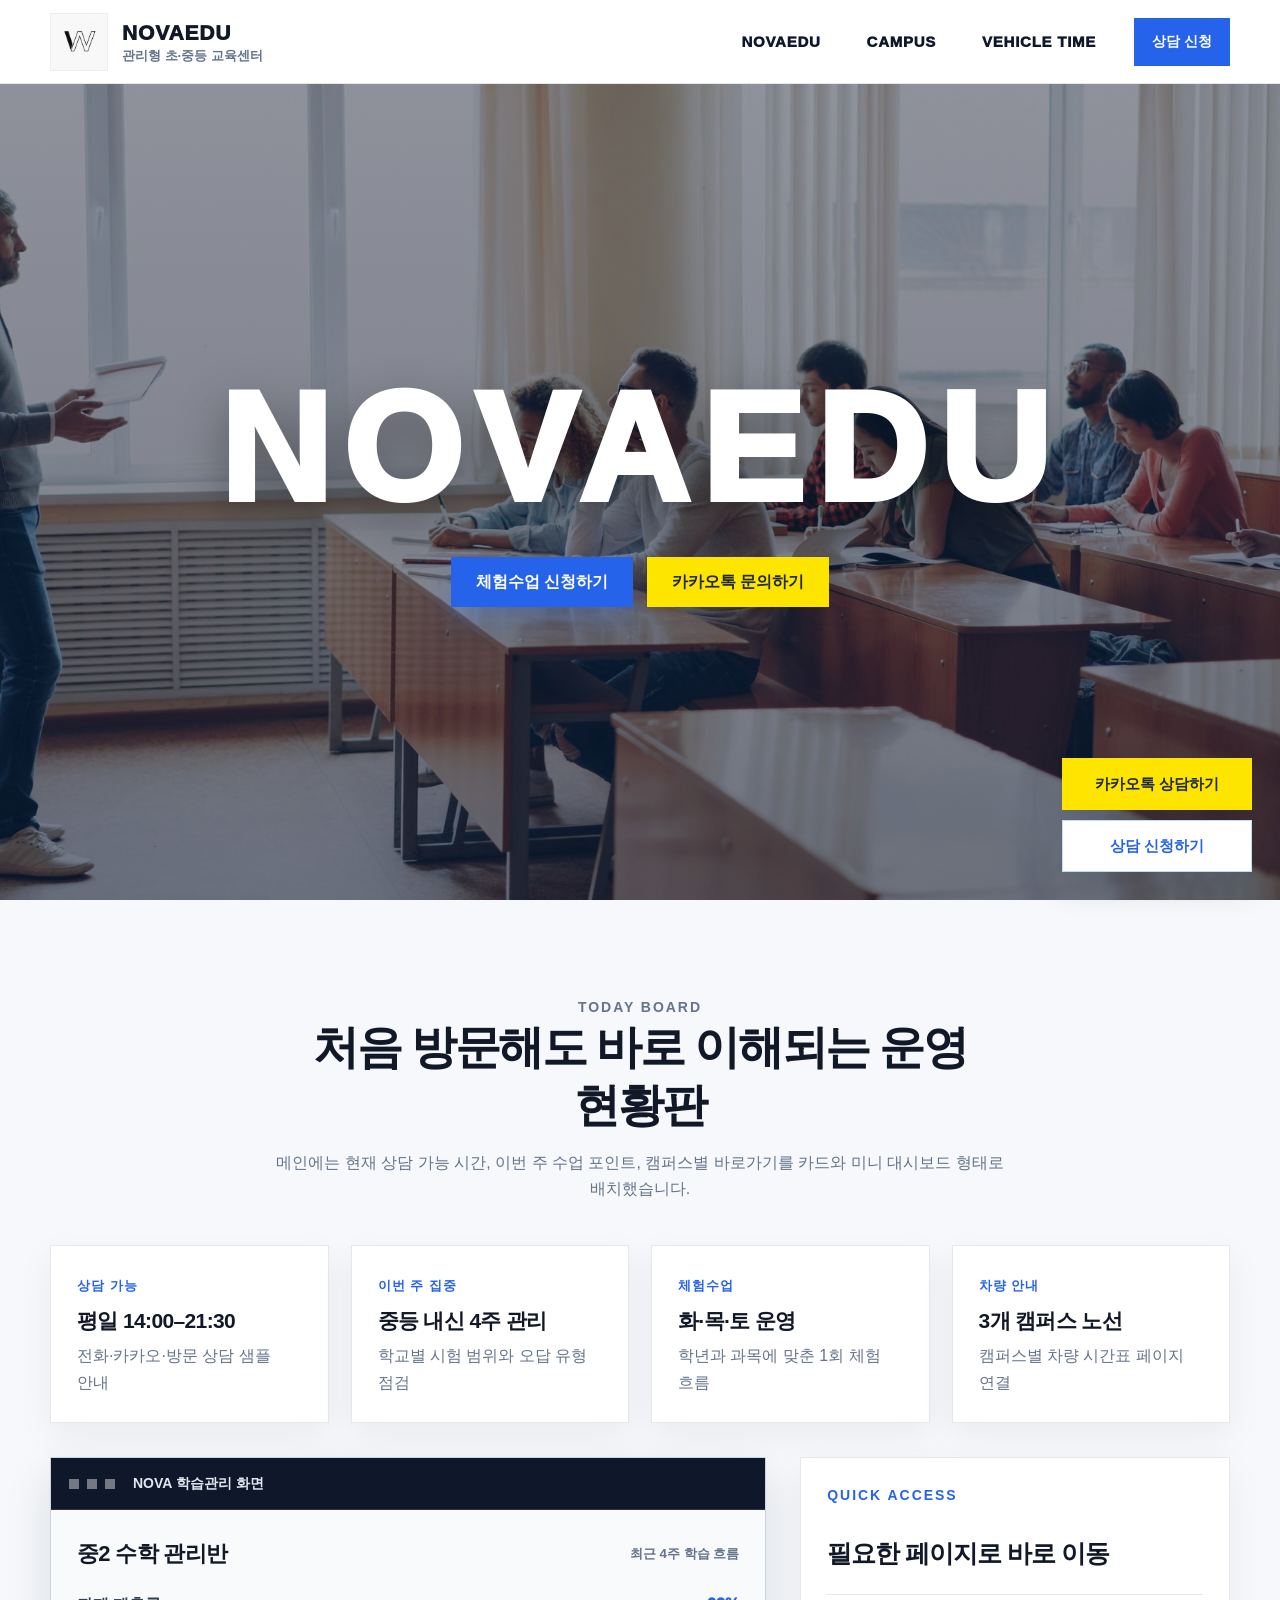
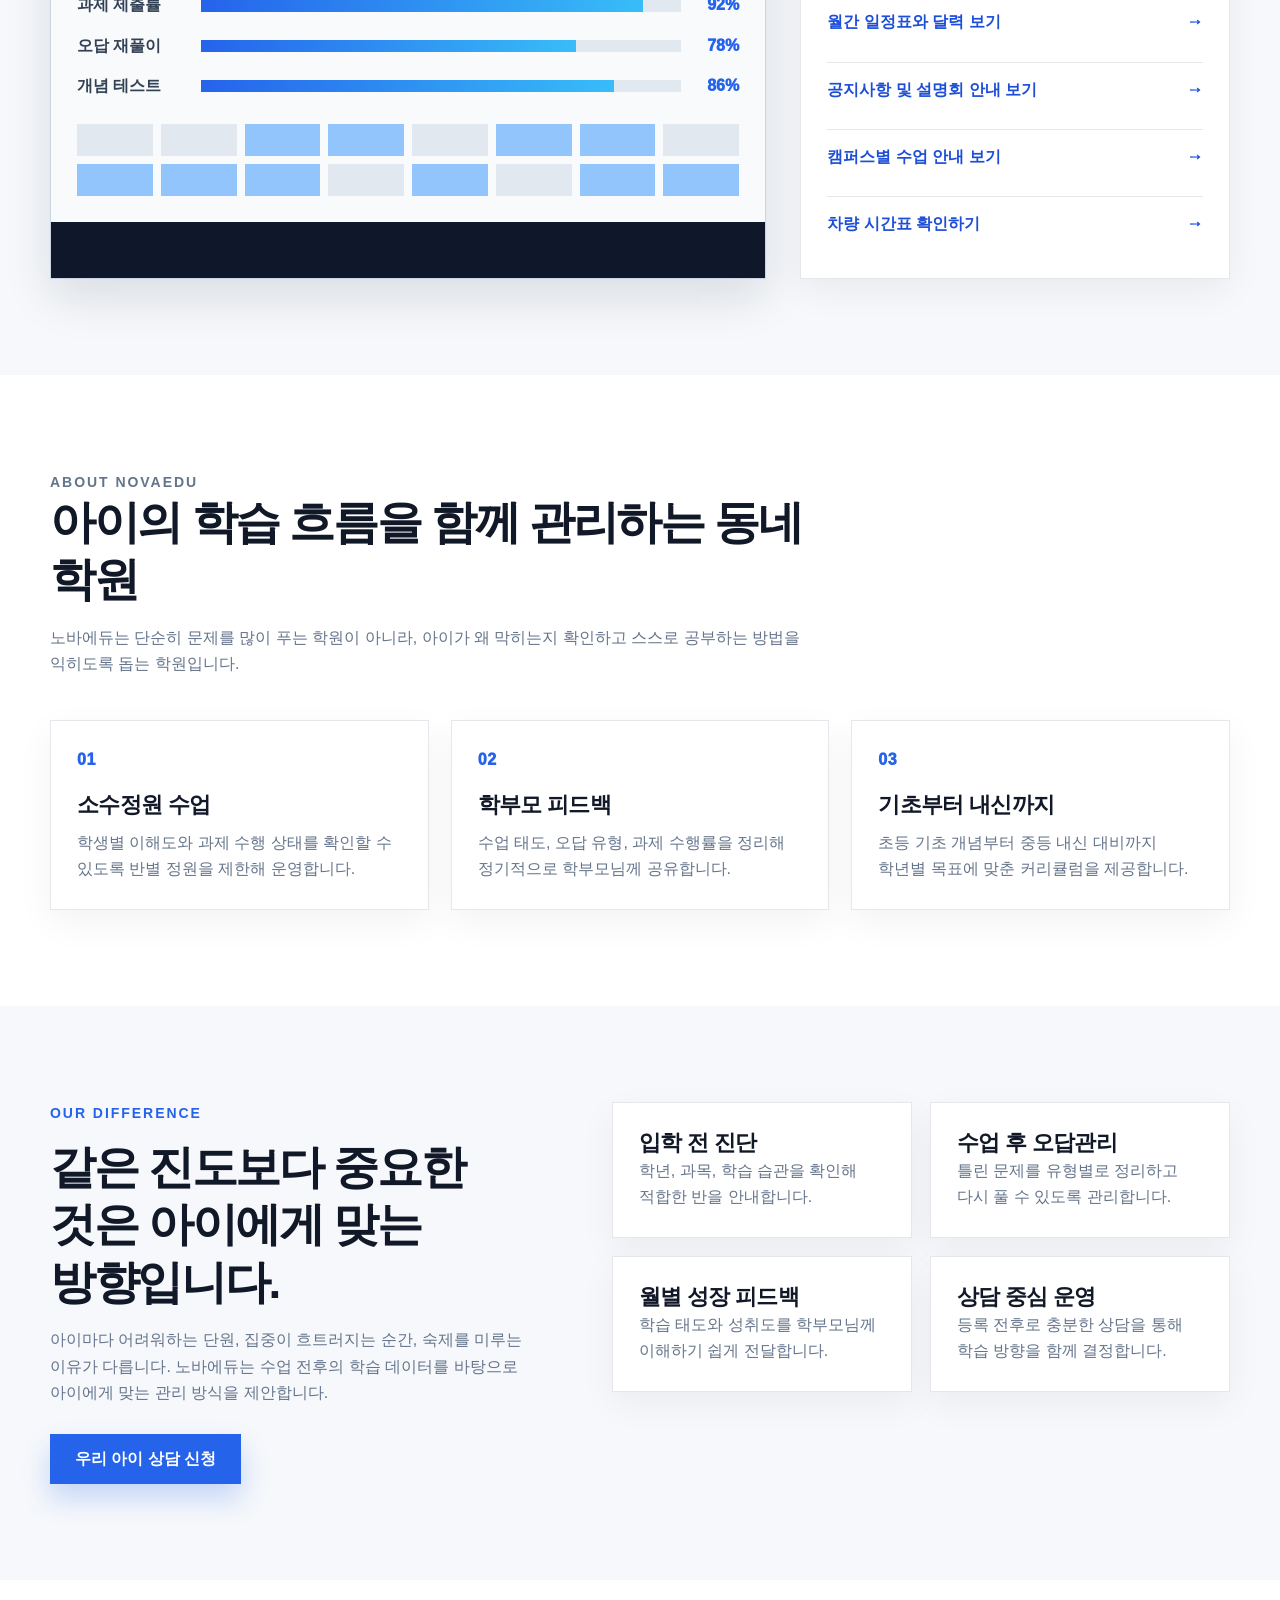
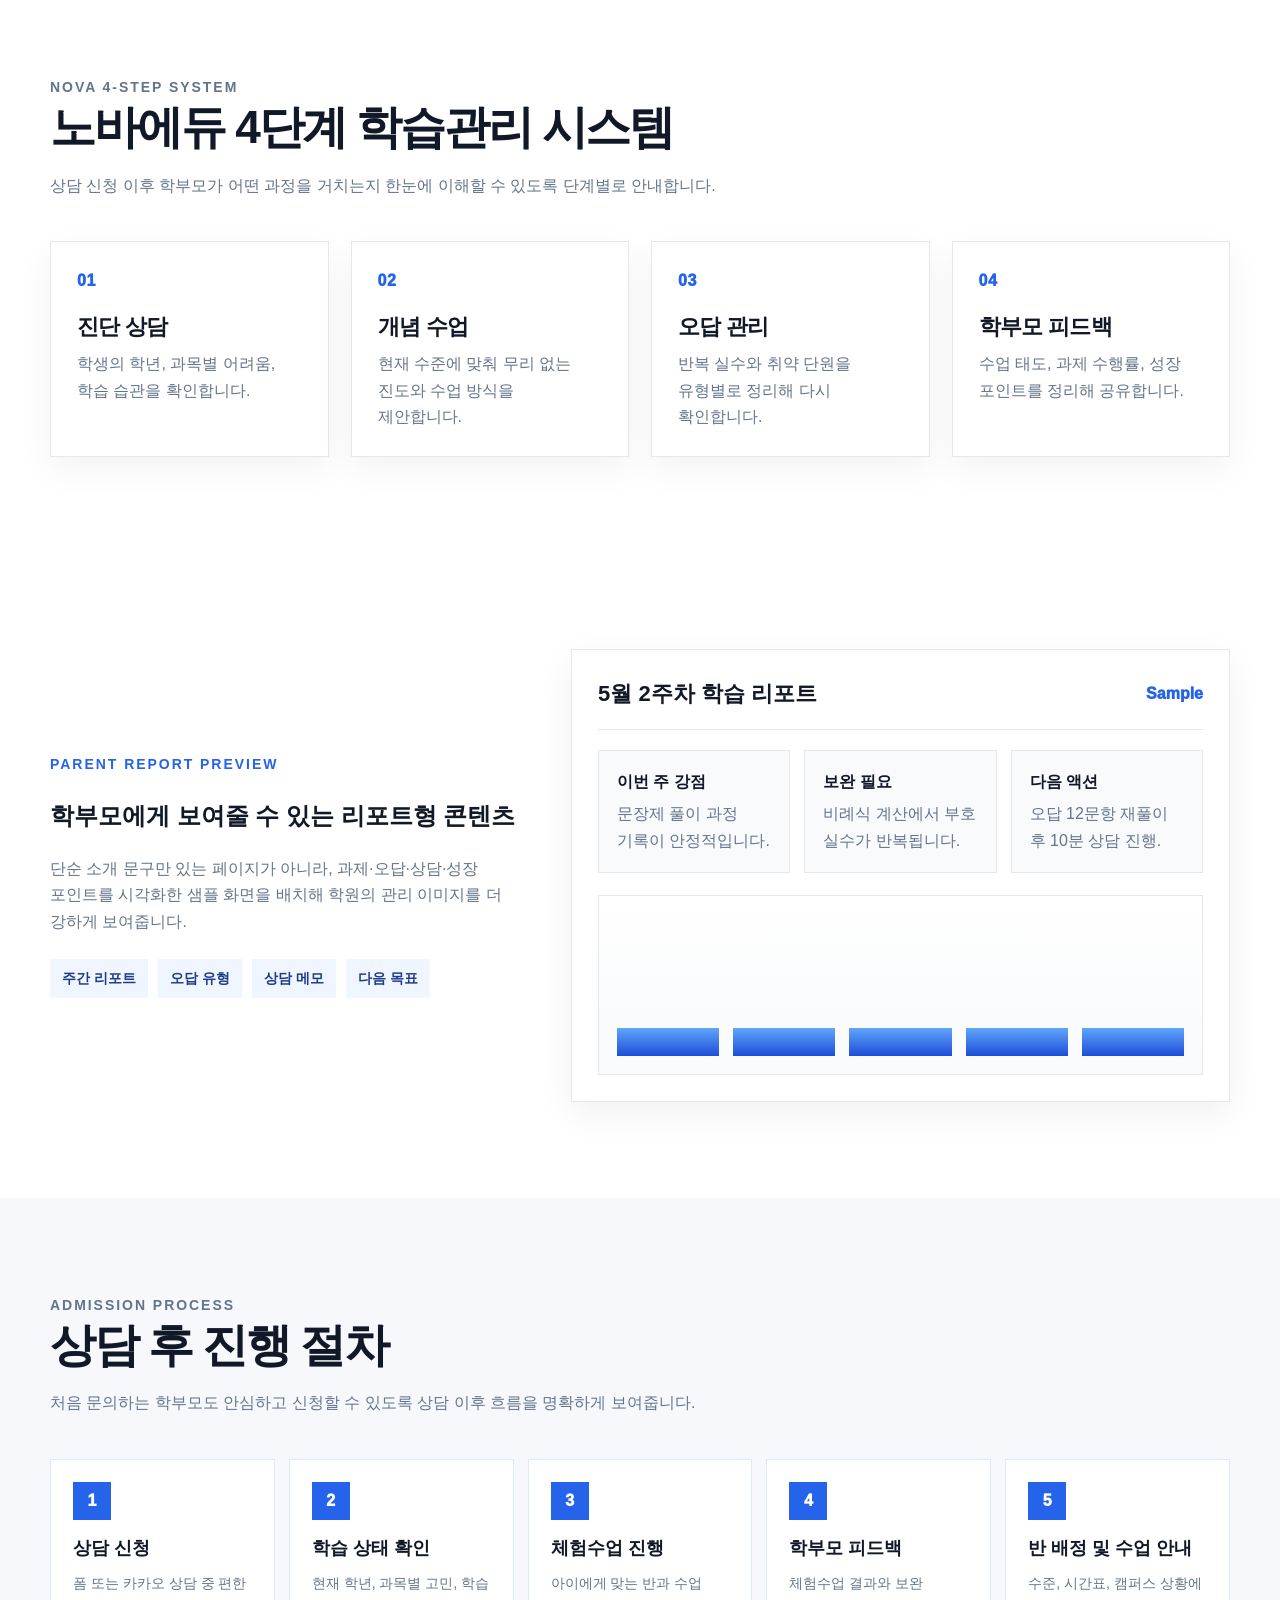
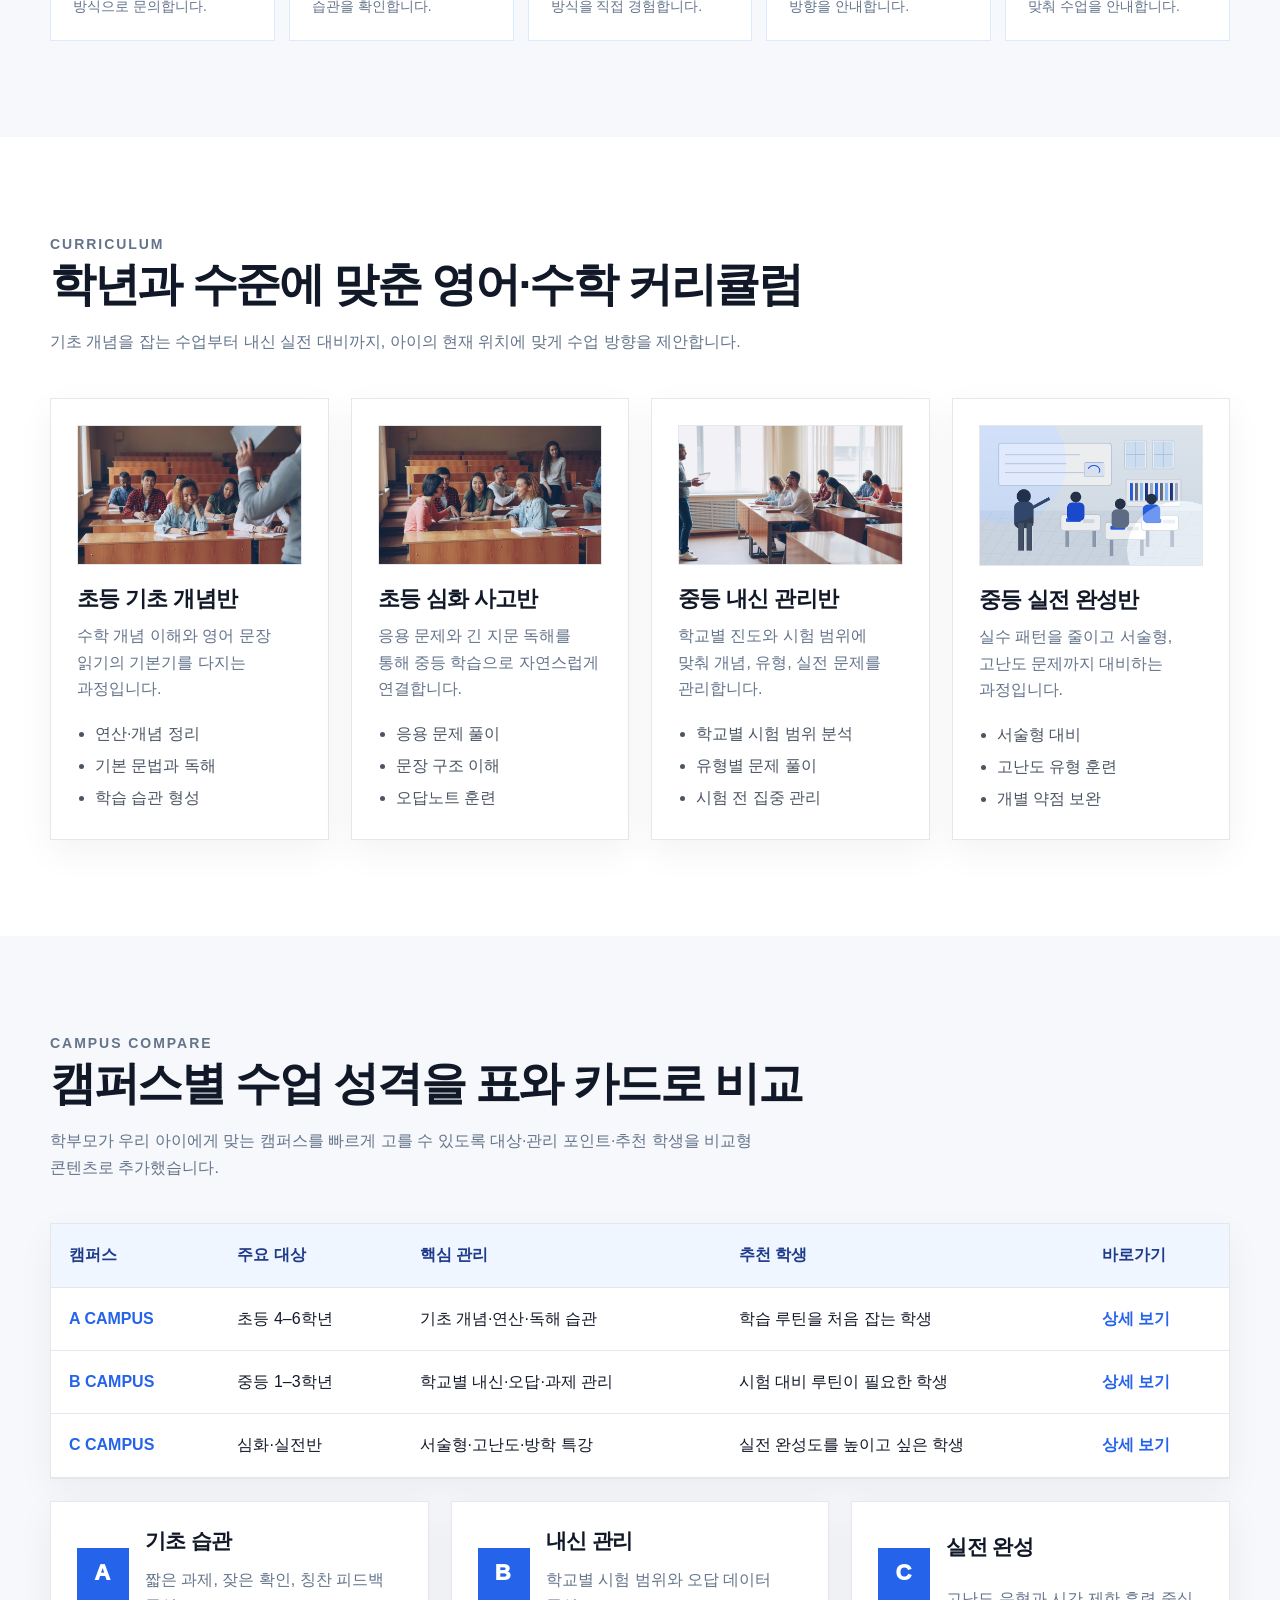
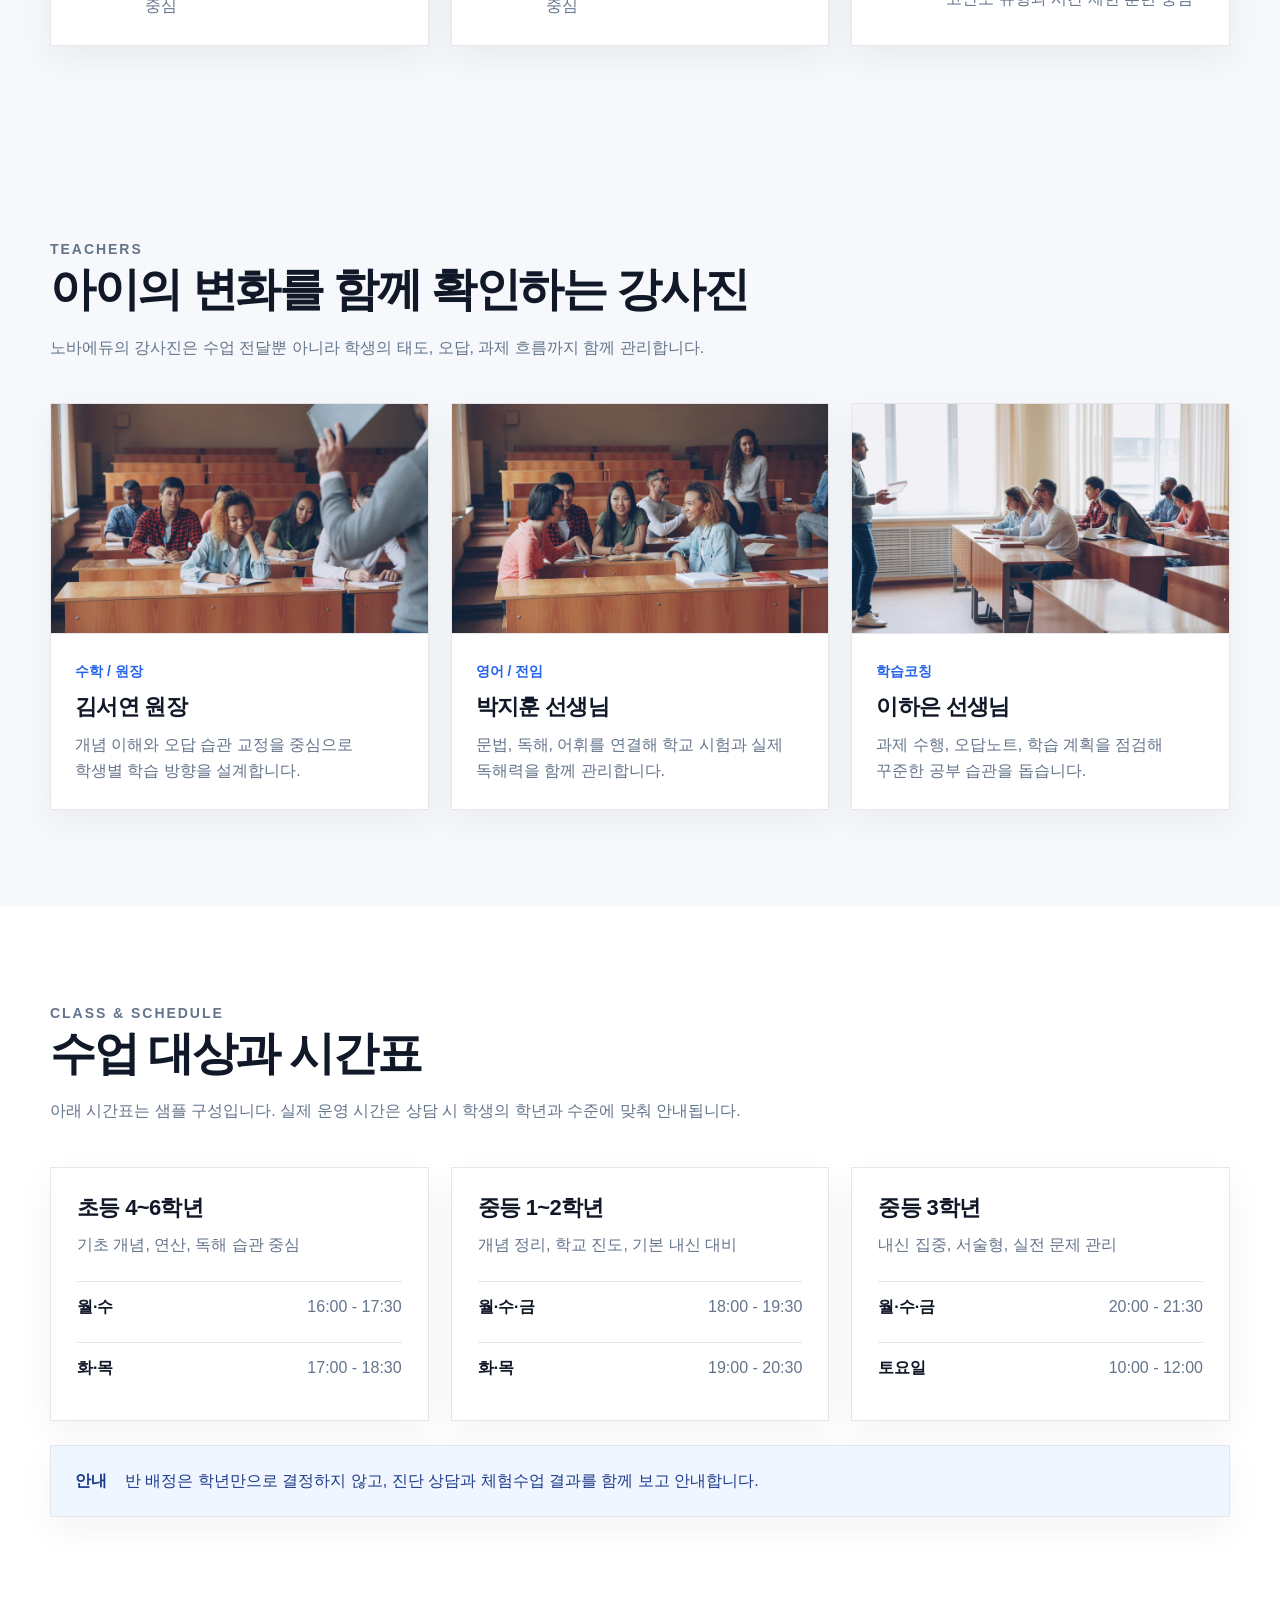
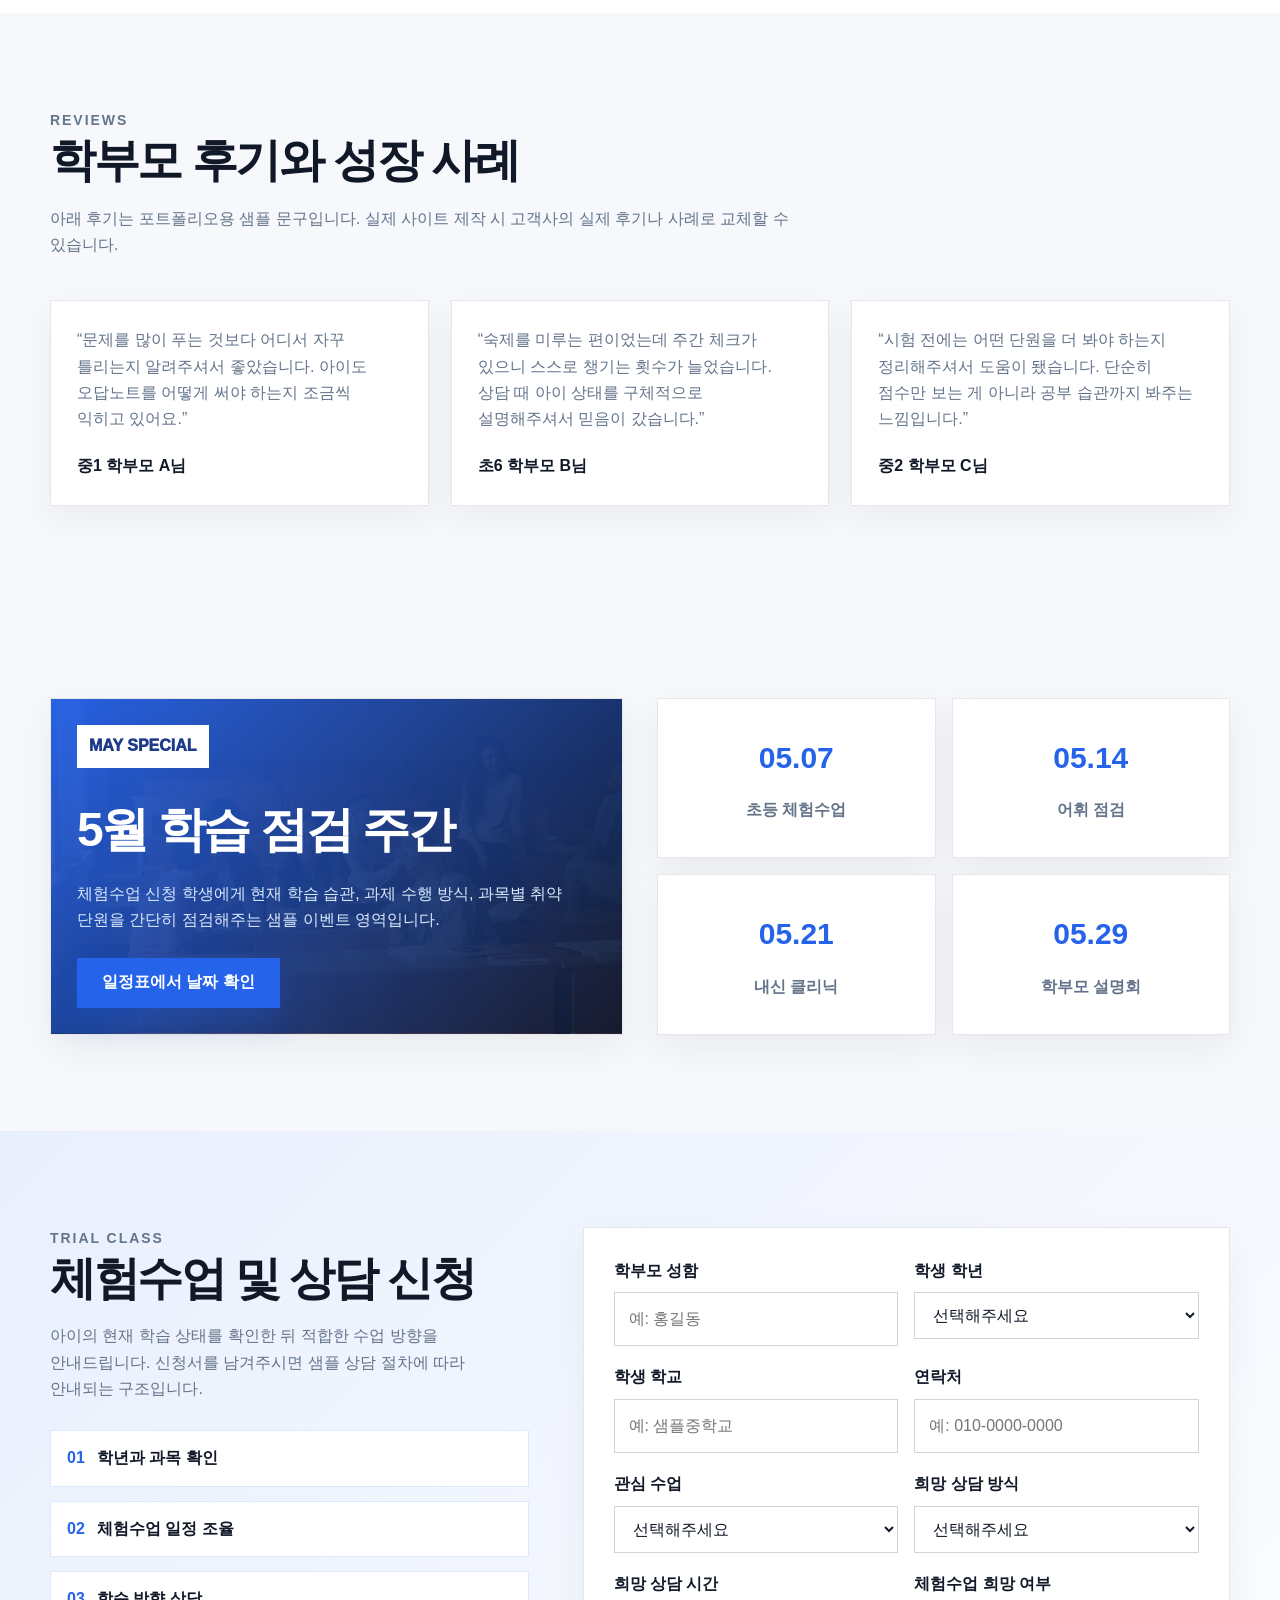
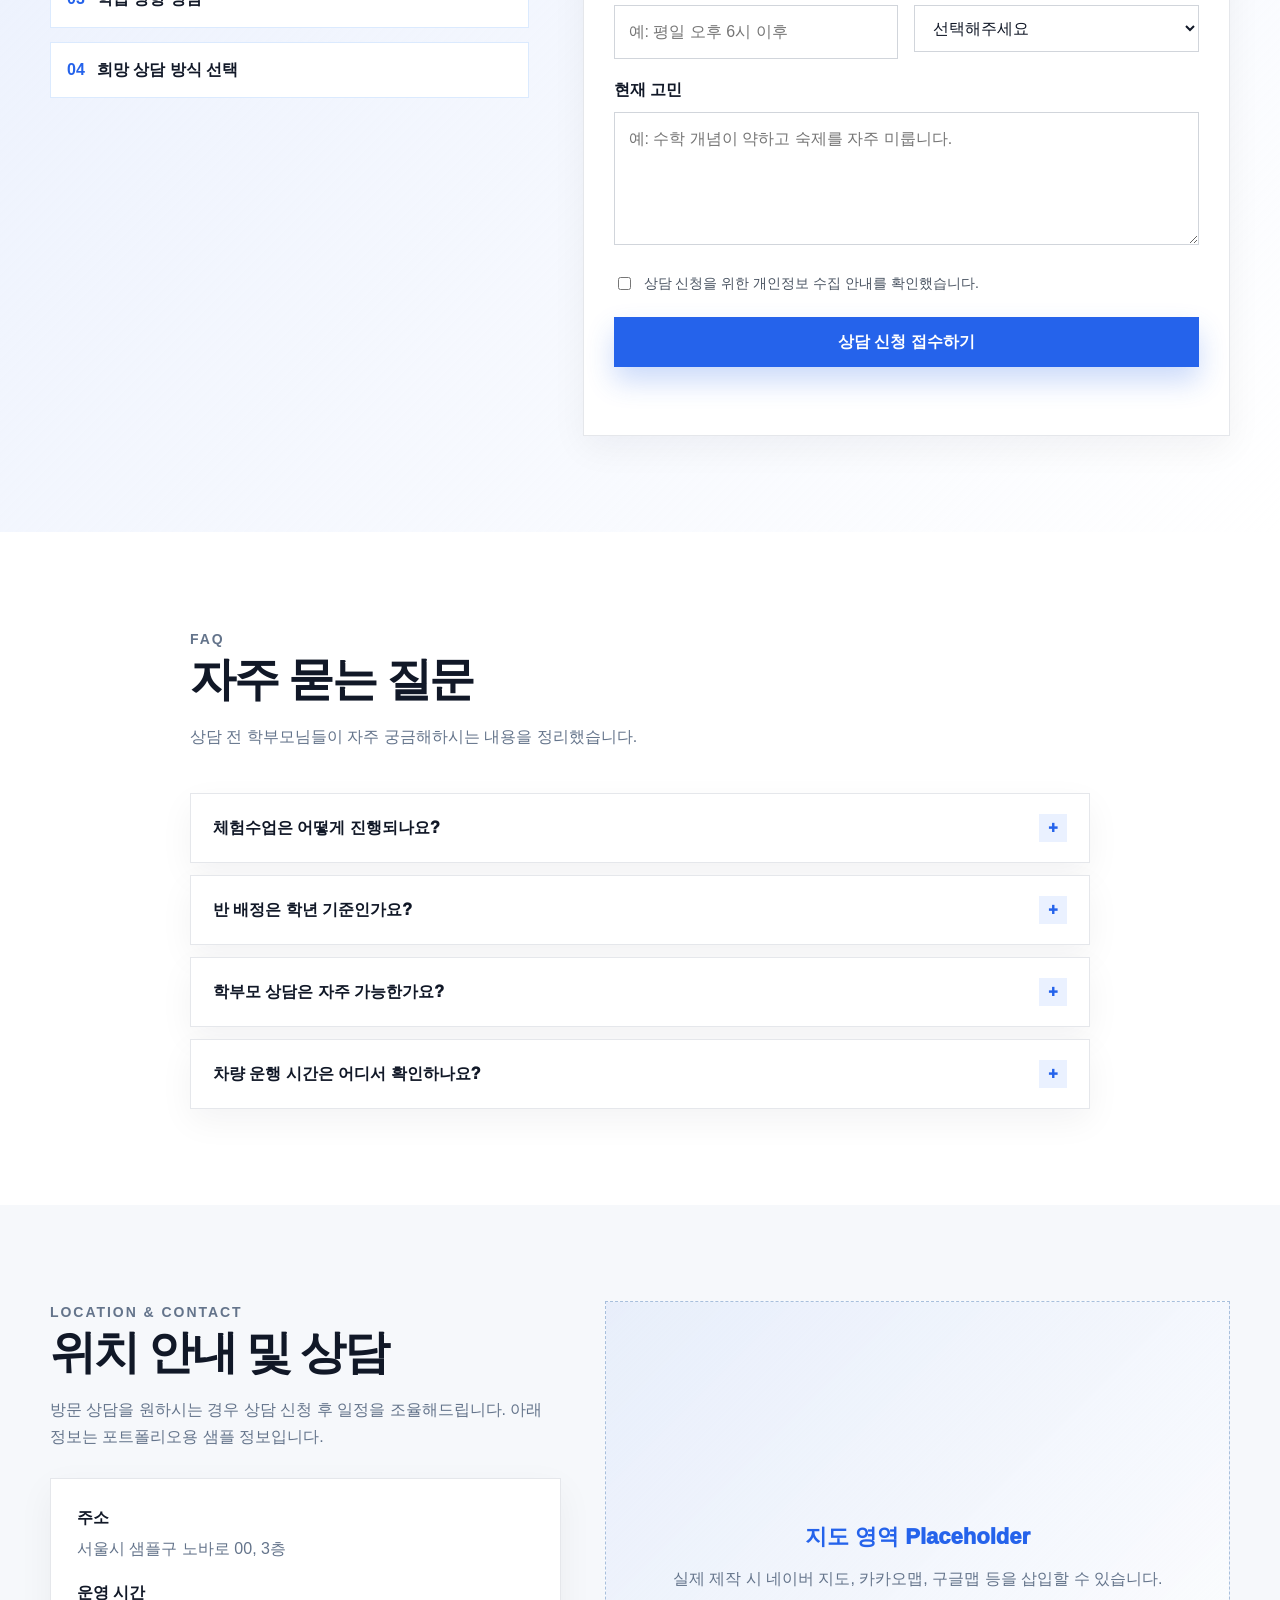
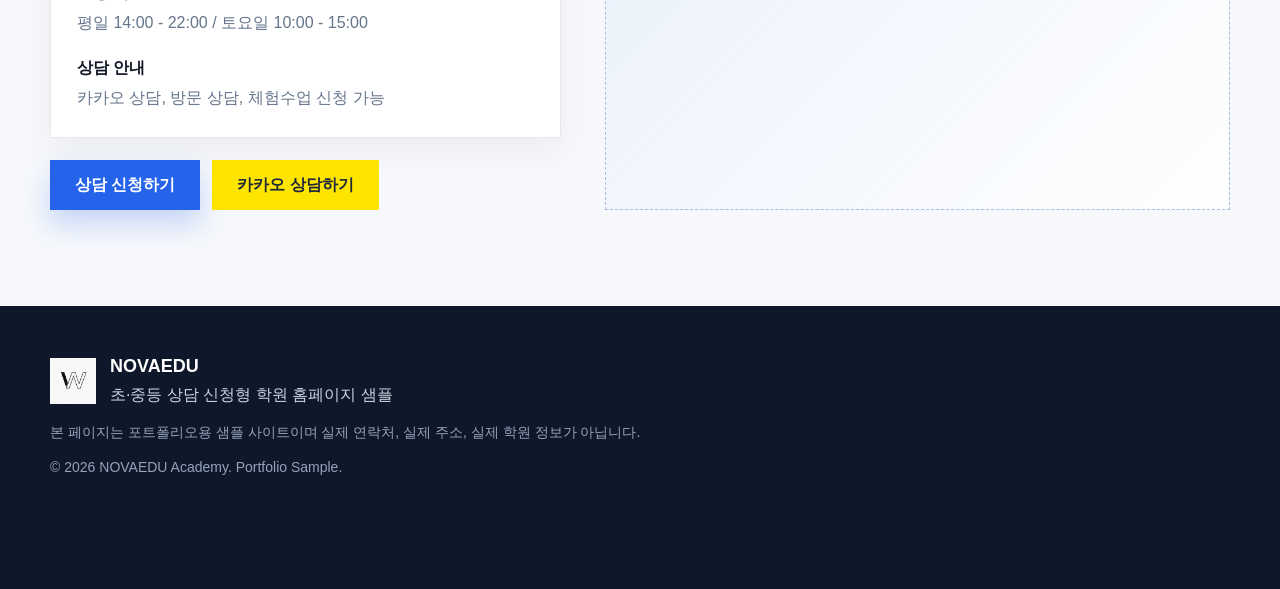
<file: index.html>
<!DOCTYPE html>
<html lang="ko">
<head>
  <meta charset="UTF-8" />
  <meta name="viewport" content="width=device-width, initial-scale=1.0" />
  <title>노바에듀 | 초·중등 영어·수학 상담 신청형 홈페이지</title>
  <meta name="description" content="노바에듀는 초·중등 학생을 위한 상담 신청형 학원 홈페이지 샘플입니다. 체험수업 신청, 카카오 상담, 캠퍼스 안내, 차량 시간표를 제공합니다." />
  <link rel="stylesheet" href="assets/css/variables.css" />
  <link rel="stylesheet" href="assets/css/base.css" />
  <link rel="stylesheet" href="assets/css/layout.css" />
  <link rel="stylesheet" href="assets/css/components.css" />
  <link rel="stylesheet" href="assets/css/pages.css" />
  <link rel="stylesheet" href="assets/css/responsive.css" />
  <link rel="stylesheet" href="assets/css/enhancements.css" />
</head>
<body>
<header class="site-header" id="top">
  <div class="container header-inner">
    <a href="index.html" class="logo" aria-label="노바에듀 홈으로 이동">
      <img src="assets/images/logo.png" alt="노바에듀 로고" class="logo-image" />
      <span class="logo-text">
        <strong>NOVAEDU</strong>
        <small>관리형 초·중등 교육센터</small>
      </span>
    </a>

    <button class="mobile-menu-button" type="button" aria-label="메뉴 열기" aria-expanded="false">
      <span></span><span></span><span></span>
    </button>

    <nav class="main-nav" aria-label="주요 메뉴">
      <div class="nav-item has-dropdown">
        <button class="nav-trigger" type="button" aria-expanded="false">NOVAEDU</button>
        <div class="dropdown-menu" role="menu">
          <a href="intro.html">소개</a>
          <a href="notice.html">공지사항</a>
          <a href="schedule.html">일정표</a>
        </div>
      </div>
      <div class="nav-item has-dropdown">
        <button class="nav-trigger" type="button" aria-expanded="false">CAMPUS</button>
        <div class="dropdown-menu" role="menu">
          <a href="campus-a.html">A CAMPUS</a>
          <a href="campus-b.html">B CAMPUS</a>
          <a href="campus-c.html">C CAMPUS</a>
        </div>
      </div>
      <div class="nav-item has-dropdown">
        <button class="nav-trigger" type="button" aria-expanded="false">VEHICLE TIME</button>
        <div class="dropdown-menu" role="menu">
          <a href="vehicle-a.html">A CAMPUS</a>
          <a href="vehicle-b.html">B CAMPUS</a>
          <a href="vehicle-c.html">C CAMPUS</a>
        </div>
      </div>
    </nav>

    <a href="index.html#trial" class="header-cta">상담 신청</a>
  </div>
</header>
<main>
  <section class="hero" id="hero">
    <div class="container hero-inner">
      <div class="hero-content">
        <h1>NOVAEDU</h1>
        <div class="hero-actions">
          <a href="#trial" class="btn btn-primary">체험수업 신청하기</a>
          <a href="https://pf.kakao.com/_xhDLjX" target="_blank" rel="noopener" class="btn btn-kakao">카카오톡 문의하기</a>
        </div>
      </div>
    </div>
  </section>

  <section class="section soft-section" id="today-board">
    <div class="container">
      <div class="section-heading center">
        <p class="eyebrow">Today Board</p>
        <h2>처음 방문해도 바로 이해되는 운영 현황판</h2>
        <p>메인에는 현재 상담 가능 시간, 이번 주 수업 포인트, 캠퍼스별 바로가기를 카드와 미니 대시보드 형태로 배치했습니다.</p>
      </div>
      <div class="quick-stat-grid">
        <article class="quick-stat-card"><span>상담 가능</span><strong>평일 14:00–21:30</strong><p>전화·카카오·방문 상담 샘플 안내</p></article>
        <article class="quick-stat-card"><span>이번 주 집중</span><strong>중등 내신 4주 관리</strong><p>학교별 시험 범위와 오답 유형 점검</p></article>
        <article class="quick-stat-card"><span>체험수업</span><strong>화·목·토 운영</strong><p>학년과 과목에 맞춘 1회 체험 흐름</p></article>
        <article class="quick-stat-card"><span>차량 안내</span><strong>3개 캠퍼스 노선</strong><p>캠퍼스별 차량 시간표 페이지 연결</p></article>
      </div>
      <div class="home-dashboard">
        <div class="mock-screen">
          <div class="mock-screen-bar"><span></span><span></span><span></span><strong>NOVA 학습관리 화면</strong></div>
          <div class="mock-screen-body">
            <div class="mock-profile"><b>중2 수학 관리반</b><small>최근 4주 학습 흐름</small></div>
            <div class="progress-row"><span>과제 제출률</span><div class="progress-track"><i style="width: 92%"></i></div><em>92%</em></div>
            <div class="progress-row"><span>오답 재풀이</span><div class="progress-track"><i style="width: 78%"></i></div><em>78%</em></div>
            <div class="progress-row"><span>개념 테스트</span><div class="progress-track"><i style="width: 86%"></i></div><em>86%</em></div>
            <div class="mini-heatmap" aria-label="주간 학습 체크 예시"><span></span><span></span><span class="on"></span><span class="on"></span><span></span><span class="on"></span><span class="on"></span><span></span><span class="on"></span><span class="on"></span><span class="on"></span><span></span><span class="on"></span><span></span><span class="on"></span><span class="on"></span></div>
          </div>
        </div>
        <div class="home-links-card">
          <p class="eyebrow">Quick Access</p>
          <h3>필요한 페이지로 바로 이동</h3>
          <a href="schedule.html">월간 일정표와 달력 보기</a>
          <a href="notice.html">공지사항 및 설명회 안내 보기</a>
          <a href="campus-a.html">캠퍼스별 수업 안내 보기</a>
          <a href="vehicle-a.html">차량 시간표 확인하기</a>
        </div>
      </div>
    </div>
  </section>

  <section class="section" id="about">
    <div class="container">
      <div class="section-heading">
        <p class="eyebrow">About NOVAEDU</p>
        <h2>아이의 학습 흐름을 함께 관리하는 동네 학원</h2>
        <p>노바에듀는 단순히 문제를 많이 푸는 학원이 아니라, 아이가 왜 막히는지 확인하고 스스로 공부하는 방법을 익히도록 돕는 학원입니다.</p>
      </div>
      <div class="about-grid">
        <article class="info-card"><span class="card-number">01</span><h3>소수정원 수업</h3><p>학생별 이해도와 과제 수행 상태를 확인할 수 있도록 반별 정원을 제한해 운영합니다.</p></article>
        <article class="info-card"><span class="card-number">02</span><h3>학부모 피드백</h3><p>수업 태도, 오답 유형, 과제 수행률을 정리해 정기적으로 학부모님께 공유합니다.</p></article>
        <article class="info-card"><span class="card-number">03</span><h3>기초부터 내신까지</h3><p>초등 기초 개념부터 중등 내신 대비까지 학년별 목표에 맞춘 커리큘럼을 제공합니다.</p></article>
      </div>
    </div>
  </section>

  <section class="section soft-section" id="philosophy">
    <div class="container two-column">
      <div>
        <p class="eyebrow">Our Difference</p>
        <h2>같은 진도보다 중요한 것은 아이에게 맞는 방향입니다.</h2>
        <p class="lead-text">아이마다 어려워하는 단원, 집중이 흐트러지는 순간, 숙제를 미루는 이유가 다릅니다. 노바에듀는 수업 전후의 학습 데이터를 바탕으로 아이에게 맞는 관리 방식을 제안합니다.</p>
        <a href="#trial" class="btn btn-primary">우리 아이 상담 신청</a>
      </div>
      <div class="feature-list">
        <div class="feature-item"><strong>입학 전 진단</strong><p>학년, 과목, 학습 습관을 확인해 적합한 반을 안내합니다.</p></div>
        <div class="feature-item"><strong>수업 후 오답관리</strong><p>틀린 문제를 유형별로 정리하고 다시 풀 수 있도록 관리합니다.</p></div>
        <div class="feature-item"><strong>월별 성장 피드백</strong><p>학습 태도와 성취도를 학부모님께 이해하기 쉽게 전달합니다.</p></div>
        <div class="feature-item"><strong>상담 중심 운영</strong><p>등록 전후로 충분한 상담을 통해 학습 방향을 함께 결정합니다.</p></div>
      </div>
    </div>
  </section>

  <section class="section" id="management">
    <div class="container">
      <div class="section-heading">
        <p class="eyebrow">NOVA 4-Step System</p>
        <h2>노바에듀 4단계 학습관리 시스템</h2>
        <p>상담 신청 이후 학부모가 어떤 과정을 거치는지 한눈에 이해할 수 있도록 단계별로 안내합니다.</p>
      </div>
      <div class="step-grid">
        <article class="step-card"><span>01</span><h3>진단 상담</h3><p>학생의 학년, 과목별 어려움, 학습 습관을 확인합니다.</p></article>
        <article class="step-card"><span>02</span><h3>개념 수업</h3><p>현재 수준에 맞춰 무리 없는 진도와 수업 방식을 제안합니다.</p></article>
        <article class="step-card"><span>03</span><h3>오답 관리</h3><p>반복 실수와 취약 단원을 유형별로 정리해 다시 확인합니다.</p></article>
        <article class="step-card"><span>04</span><h3>학부모 피드백</h3><p>수업 태도, 과제 수행률, 성장 포인트를 정리해 공유합니다.</p></article>
      </div>
    </div>
  </section>

  <section class="section" id="report-preview">
    <div class="container report-preview-grid">
      <div>
        <p class="eyebrow">Parent Report Preview</p>
        <h2>학부모에게 보여줄 수 있는 리포트형 콘텐츠</h2>
        <p class="lead-text">단순 소개 문구만 있는 페이지가 아니라, 과제·오답·상담·성장 포인트를 시각화한 샘플 화면을 배치해 학원의 관리 이미지를 더 강하게 보여줍니다.</p>
        <div class="badge-list"><span>주간 리포트</span><span>오답 유형</span><span>상담 메모</span><span>다음 목표</span></div>
      </div>
      <article class="report-card-large">
        <div class="report-card-header"><strong>5월 2주차 학습 리포트</strong><span>Sample</span></div>
        <div class="report-columns">
          <div><b>이번 주 강점</b><p>문장제 풀이 과정 기록이 안정적입니다.</p></div>
          <div><b>보완 필요</b><p>비례식 계산에서 부호 실수가 반복됩니다.</p></div>
          <div><b>다음 액션</b><p>오답 12문항 재풀이 후 10분 상담 진행.</p></div>
        </div>
        <div class="bar-chart" aria-label="리포트 막대그래프 예시"><i style="height: 54%"></i><i style="height: 76%"></i><i style="height: 68%"></i><i style="height: 88%"></i><i style="height: 82%"></i></div>
      </article>
    </div>
  </section>

  <section class="section soft-section" id="process">
    <div class="container">
      <div class="section-heading">
        <p class="eyebrow">Admission Process</p>
        <h2>상담 후 진행 절차</h2>
        <p>처음 문의하는 학부모도 안심하고 신청할 수 있도록 상담 이후 흐름을 명확하게 보여줍니다.</p>
      </div>
      <ol class="wide-process-list">
        <li><span>1</span><div><strong>상담 신청</strong><p>폼 또는 카카오 상담 중 편한 방식으로 문의합니다.</p></div></li>
        <li><span>2</span><div><strong>학습 상태 확인</strong><p>현재 학년, 과목별 고민, 학습 습관을 확인합니다.</p></div></li>
        <li><span>3</span><div><strong>체험수업 진행</strong><p>아이에게 맞는 반과 수업 방식을 직접 경험합니다.</p></div></li>
        <li><span>4</span><div><strong>학부모 피드백</strong><p>체험수업 결과와 보완 방향을 안내합니다.</p></div></li>
        <li><span>5</span><div><strong>반 배정 및 수업 안내</strong><p>수준, 시간표, 캠퍼스 상황에 맞춰 수업을 안내합니다.</p></div></li>
      </ol>
    </div>
  </section>

  <section class="section" id="curriculum">
    <div class="container">
      <div class="section-heading">
        <p class="eyebrow">Curriculum</p>
        <h2>학년과 수준에 맞춘 영어·수학 커리큘럼</h2>
        <p>기초 개념을 잡는 수업부터 내신 실전 대비까지, 아이의 현재 위치에 맞게 수업 방향을 제안합니다.</p>
      </div>
      <div class="curriculum-grid">
        <article class="curriculum-card"><div class="placeholder-box small"><img class="image-cover" src="assets/images/classroom-lecture.jpg" alt="교실 수업 이미지" /></div><h3>초등 기초 개념반</h3><p>수학 개념 이해와 영어 문장 읽기의 기본기를 다지는 과정입니다.</p><ul><li>연산·개념 정리</li><li>기본 문법과 독해</li><li>학습 습관 형성</li></ul></article>
        <article class="curriculum-card"><div class="placeholder-box small"><img class="image-cover" src="assets/images/classroom-discussion.jpg" alt="학생 토론 이미지" /></div><h3>초등 심화 사고반</h3><p>응용 문제와 긴 지문 독해를 통해 중등 학습으로 자연스럽게 연결합니다.</p><ul><li>응용 문제 풀이</li><li>문장 구조 이해</li><li>오답노트 훈련</li></ul></article>
        <article class="curriculum-card"><div class="placeholder-box small"><img class="image-cover" src="assets/images/hero-classroom.jpg" alt="강의실 이미지" /></div><h3>중등 내신 관리반</h3><p>학교별 진도와 시험 범위에 맞춰 개념, 유형, 실전 문제를 관리합니다.</p><ul><li>학교별 시험 범위 분석</li><li>유형별 문제 풀이</li><li>시험 전 집중 관리</li></ul></article>
        <article class="curriculum-card"><div class="placeholder-box small"><img class="image-cover" src="assets/images/classroom-illustration.png" alt="학원 일러스트 이미지" /></div><h3>중등 실전 완성반</h3><p>실수 패턴을 줄이고 서술형, 고난도 문제까지 대비하는 과정입니다.</p><ul><li>서술형 대비</li><li>고난도 유형 훈련</li><li>개별 약점 보완</li></ul></article>
      </div>
    </div>
  </section>

  <section class="section soft-section" id="campus-compare">
    <div class="container">
      <div class="section-heading">
        <p class="eyebrow">Campus Compare</p>
        <h2>캠퍼스별 수업 성격을 표와 카드로 비교</h2>
        <p>학부모가 우리 아이에게 맞는 캠퍼스를 빠르게 고를 수 있도록 대상·관리 포인트·추천 학생을 비교형 콘텐츠로 추가했습니다.</p>
      </div>
      <div class="compare-table-wrap">
        <table class="compare-table">
          <thead><tr><th>캠퍼스</th><th>주요 대상</th><th>핵심 관리</th><th>추천 학생</th><th>바로가기</th></tr></thead>
          <tbody>
            <tr><th>A CAMPUS</th><td>초등 4–6학년</td><td>기초 개념·연산·독해 습관</td><td>학습 루틴을 처음 잡는 학생</td><td><a href="campus-a.html">상세 보기</a></td></tr>
            <tr><th>B CAMPUS</th><td>중등 1–3학년</td><td>학교별 내신·오답·과제 관리</td><td>시험 대비 루틴이 필요한 학생</td><td><a href="campus-b.html">상세 보기</a></td></tr>
            <tr><th>C CAMPUS</th><td>심화·실전반</td><td>서술형·고난도·방학 특강</td><td>실전 완성도를 높이고 싶은 학생</td><td><a href="campus-c.html">상세 보기</a></td></tr>
          </tbody>
        </table>
      </div>
      <div class="mini-campus-cards">
        <article><span>A</span><strong>기초 습관</strong><p>짧은 과제, 잦은 확인, 칭찬 피드백 중심</p></article>
        <article><span>B</span><strong>내신 관리</strong><p>학교별 시험 범위와 오답 데이터 중심</p></article>
        <article><span>C</span><strong>실전 완성</strong><p>고난도 유형과 시간 제한 훈련 중심</p></article>
      </div>
    </div>
  </section>

  <section class="section soft-section" id="teachers">
    <div class="container">
      <div class="section-heading"><p class="eyebrow">Teachers</p><h2>아이의 변화를 함께 확인하는 강사진</h2><p>노바에듀의 강사진은 수업 전달뿐 아니라 학생의 태도, 오답, 과제 흐름까지 함께 관리합니다.</p></div>
      <div class="teacher-grid">
        <article class="teacher-card"><div class="teacher-photo placeholder-box"><img class="image-cover" src="assets/images/classroom-lecture.jpg" alt="수학 강사 수업 이미지" /></div><div class="teacher-info"><span>수학 / 원장</span><h3>김서연 원장</h3><p>개념 이해와 오답 습관 교정을 중심으로 학생별 학습 방향을 설계합니다.</p></div></article>
        <article class="teacher-card"><div class="teacher-photo placeholder-box"><img class="image-cover" src="assets/images/classroom-discussion.jpg" alt="영어 강사 수업 이미지" /></div><div class="teacher-info"><span>영어 / 전임</span><h3>박지훈 선생님</h3><p>문법, 독해, 어휘를 연결해 학교 시험과 실제 독해력을 함께 관리합니다.</p></div></article>
        <article class="teacher-card"><div class="teacher-photo placeholder-box"><img class="image-cover" src="assets/images/hero-classroom.jpg" alt="학습코칭 이미지" /></div><div class="teacher-info"><span>학습코칭</span><h3>이하은 선생님</h3><p>과제 수행, 오답노트, 학습 계획을 점검해 꾸준한 공부 습관을 돕습니다.</p></div></article>
      </div>
    </div>
  </section>

  <section class="section" id="class-time">
    <div class="container">
      <div class="section-heading"><p class="eyebrow">Class & Schedule</p><h2>수업 대상과 시간표</h2><p>아래 시간표는 샘플 구성입니다. 실제 운영 시간은 상담 시 학생의 학년과 수준에 맞춰 안내됩니다.</p></div>
      <div class="schedule-grid">
        <article class="schedule-card"><h3>초등 4~6학년</h3><p>기초 개념, 연산, 독해 습관 중심</p><dl><div><dt>월·수</dt><dd>16:00 - 17:30</dd></div><div><dt>화·목</dt><dd>17:00 - 18:30</dd></div></dl></article>
        <article class="schedule-card"><h3>중등 1~2학년</h3><p>개념 정리, 학교 진도, 기본 내신 대비</p><dl><div><dt>월·수·금</dt><dd>18:00 - 19:30</dd></div><div><dt>화·목</dt><dd>19:00 - 20:30</dd></div></dl></article>
        <article class="schedule-card"><h3>중등 3학년</h3><p>내신 집중, 서술형, 실전 문제 관리</p><dl><div><dt>월·수·금</dt><dd>20:00 - 21:30</dd></div><div><dt>토요일</dt><dd>10:00 - 12:00</dd></div></dl></article>
      </div>
      <div class="notice-box"><strong>안내</strong><p>반 배정은 학년만으로 결정하지 않고, 진단 상담과 체험수업 결과를 함께 보고 안내합니다.</p></div>
    </div>
  </section>

  <section class="section soft-section" id="reviews">
    <div class="container">
      <div class="section-heading"><p class="eyebrow">Reviews</p><h2>학부모 후기와 성장 사례</h2><p>아래 후기는 포트폴리오용 샘플 문구입니다. 실제 사이트 제작 시 고객사의 실제 후기나 사례로 교체할 수 있습니다.</p></div>
      <div class="review-grid">
        <article class="review-card"><p>“문제를 많이 푸는 것보다 어디서 자꾸 틀리는지 알려주셔서 좋았습니다. 아이도 오답노트를 어떻게 써야 하는지 조금씩 익히고 있어요.”</p><strong>중1 학부모 A님</strong></article>
        <article class="review-card"><p>“숙제를 미루는 편이었는데 주간 체크가 있으니 스스로 챙기는 횟수가 늘었습니다. 상담 때 아이 상태를 구체적으로 설명해주셔서 믿음이 갔습니다.”</p><strong>초6 학부모 B님</strong></article>
        <article class="review-card"><p>“시험 전에는 어떤 단원을 더 봐야 하는지 정리해주셔서 도움이 됐습니다. 단순히 점수만 보는 게 아니라 공부 습관까지 봐주는 느낌입니다.”</p><strong>중2 학부모 C님</strong></article>
      </div>
    </div>
  </section>

  <section class="section soft-section" id="event-zone">
    <div class="container event-zone-grid">
      <div class="event-poster">
        <span class="poster-label">MAY SPECIAL</span>
        <h2>5월 학습 점검 주간</h2>
        <p>체험수업 신청 학생에게 현재 학습 습관, 과제 수행 방식, 과목별 취약 단원을 간단히 점검해주는 샘플 이벤트 영역입니다.</p>
        <a href="schedule.html" class="btn btn-primary">일정표에서 날짜 확인</a>
      </div>
      <div class="event-strip" aria-label="이벤트 일정 카드">
        <article><b>05.07</b><span>초등 체험수업</span></article>
        <article><b>05.14</b><span>어휘 점검</span></article>
        <article><b>05.21</b><span>내신 클리닉</span></article>
        <article><b>05.29</b><span>학부모 설명회</span></article>
      </div>
    </div>
  </section>

  <section class="section trial-section" id="trial">
    <div class="container trial-grid">
      <div class="trial-copy">
        <p class="eyebrow">Trial Class</p>
        <h2>체험수업 및 상담 신청</h2>
        <p>아이의 현재 학습 상태를 확인한 뒤 적합한 수업 방향을 안내드립니다. 신청서를 남겨주시면 샘플 상담 절차에 따라 안내되는 구조입니다.</p>
        <div class="trial-points">
          <div><strong>01</strong><span>학년과 과목 확인</span></div>
          <div><strong>02</strong><span>체험수업 일정 조율</span></div>
          <div><strong>03</strong><span>학습 방향 상담</span></div>
          <div><strong>04</strong><span>희망 상담 방식 선택</span></div>
        </div>
      </div>

      <form class="consult-form" id="consultForm" novalidate>
        <div class="form-grid two-fields">
          <div class="form-row"><label for="parentName">학부모 성함</label><input type="text" id="parentName" name="parentName" placeholder="예: 홍길동" /></div>
          <div class="form-row"><label for="studentGrade">학생 학년</label><select id="studentGrade" name="studentGrade"><option value="">선택해주세요</option><option value="초4">초등 4학년</option><option value="초5">초등 5학년</option><option value="초6">초등 6학년</option><option value="중1">중등 1학년</option><option value="중2">중등 2학년</option><option value="중3">중등 3학년</option></select></div>
        </div>
        <div class="form-grid two-fields">
          <div class="form-row"><label for="schoolName">학생 학교</label><input type="text" id="schoolName" name="schoolName" placeholder="예: 샘플중학교" /></div>
          <div class="form-row"><label for="phone">연락처</label><input type="tel" id="phone" name="phone" placeholder="예: 010-0000-0000" /></div>
        </div>
        <div class="form-grid two-fields">
          <div class="form-row"><label for="interest">관심 수업</label><select id="interest" name="interest"><option value="">선택해주세요</option><option value="초등 영어">초등 영어</option><option value="초등 수학">초등 수학</option><option value="중등 영어">중등 영어</option><option value="중등 수학">중등 수학</option><option value="내신 대비">내신 대비</option><option value="학습 상담">학습 상담</option></select></div>
          <div class="form-row"><label for="consultType">희망 상담 방식</label><select id="consultType" name="consultType"><option value="">선택해주세요</option><option value="전화 상담">전화 상담</option><option value="카카오 상담">카카오 상담</option><option value="방문 상담">방문 상담</option></select></div>
        </div>
        <div class="form-grid two-fields">
          <div class="form-row"><label for="consultTime">희망 상담 시간</label><input type="text" id="consultTime" name="consultTime" placeholder="예: 평일 오후 6시 이후" /></div>
          <div class="form-row"><label for="trialWish">체험수업 희망 여부</label><select id="trialWish" name="trialWish"><option value="">선택해주세요</option><option value="희망">희망</option><option value="상담 후 결정">상담 후 결정</option><option value="미희망">미희망</option></select></div>
        </div>
        <div class="form-row"><label for="message">현재 고민</label><textarea id="message" name="message" rows="4" placeholder="예: 수학 개념이 약하고 숙제를 자주 미룹니다."></textarea></div>
        <label class="checkbox-row"><input type="checkbox" id="privacy" name="privacy" /><span>상담 신청을 위한 개인정보 수집 안내를 확인했습니다.</span></label>
        <button type="submit" class="btn btn-primary full-width">상담 신청 접수하기</button>
        <p class="form-message" id="formMessage" role="status"></p>
      </form>
    </div>
  </section>

  <section class="section" id="faq">
    <div class="container narrow">
      <div class="section-heading"><p class="eyebrow">FAQ</p><h2>자주 묻는 질문</h2><p>상담 전 학부모님들이 자주 궁금해하시는 내용을 정리했습니다.</p></div>
      <div class="faq-list">
        <article class="faq-item"><button type="button" class="faq-question">체험수업은 어떻게 진행되나요?<span>+</span></button><div class="faq-answer"><p>먼저 학년과 현재 학습 상태를 확인한 뒤, 아이에게 맞는 수업을 1회 체험할 수 있도록 안내합니다. 체험 후에는 수업 태도와 보완이 필요한 부분을 상담해드립니다.</p></div></article>
        <article class="faq-item"><button type="button" class="faq-question">반 배정은 학년 기준인가요?<span>+</span></button><div class="faq-answer"><p>학년뿐 아니라 진단 결과, 학교 진도, 개념 이해도, 과제 수행 습관을 함께 보고 반을 안내합니다.</p></div></article>
        <article class="faq-item"><button type="button" class="faq-question">학부모 상담은 자주 가능한가요?<span>+</span></button><div class="faq-answer"><p>정기 피드백과 필요 시 개별 상담을 통해 아이의 학습 상황을 공유합니다. 상담 방식은 방문, 전화, 메시지 등으로 조율할 수 있습니다.</p></div></article>
        <article class="faq-item"><button type="button" class="faq-question">차량 운행 시간은 어디서 확인하나요?<span>+</span></button><div class="faq-answer"><p>상단 VEHICLE TIME 메뉴에서 캠퍼스별 차량 시간표를 확인할 수 있습니다. 실제 제작 시 학원별 차량표로 교체하면 됩니다.</p></div></article>
      </div>
    </div>
  </section>

  <section class="section soft-section" id="location">
    <div class="container location-grid">
      <div>
        <p class="eyebrow">Location & Contact</p>
        <h2>위치 안내 및 상담</h2>
        <p class="lead-text">방문 상담을 원하시는 경우 상담 신청 후 일정을 조율해드립니다. 아래 정보는 포트폴리오용 샘플 정보입니다.</p>
        <div class="contact-card">
          <div><strong>주소</strong><p>서울시 샘플구 노바로 00, 3층</p></div>
          <div><strong>운영 시간</strong><p>평일 14:00 - 22:00 / 토요일 10:00 - 15:00</p></div>
          <div><strong>상담 안내</strong><p>카카오 상담, 방문 상담, 체험수업 신청 가능</p></div>
        </div>
        <div class="contact-actions"><a href="#trial" class="btn btn-primary">상담 신청하기</a><a href="https://pf.kakao.com/_xhDLjX" target="_blank" rel="noopener" class="btn btn-kakao">카카오 상담하기</a></div>
      </div>
      <div class="map-placeholder" aria-label="지도 영역"><span>지도 영역 Placeholder</span><p>실제 제작 시 네이버 지도, 카카오맵, 구글맵 등을 삽입할 수 있습니다.</p></div>
    </div>
  </section>
</main>
<div class="floating-contact" aria-label="상담 바로가기">
  <a class="floating-kakao" href="https://pf.kakao.com/_xhDLjX" target="_blank" rel="noopener">카카오톡 상담하기</a>
  <a class="floating-trial" href="index.html#trial">상담 신청하기</a>
</div>
<footer class="site-footer">
  <div class="container footer-inner">
    <div class="footer-brand">
      <img src="assets/images/logo.png" alt="노바에듀 로고" />
      <div>
        <strong>NOVAEDU</strong>
        <p>초·중등 상담 신청형 학원 홈페이지 샘플</p>
      </div>
    </div>
    <p class="footer-note">본 페이지는 포트폴리오용 샘플 사이트이며 실제 연락처, 실제 주소, 실제 학원 정보가 아닙니다.</p>
    <p class="copyright">© <span id="year"></span> NOVAEDU Academy. Portfolio Sample.</p>
  </div>
</footer>
  <script src="assets/js/navigation.js"></script>
  <script src="assets/js/accordion.js"></script>
  <script src="assets/js/form.js"></script>
  <script src="assets/js/main.js"></script>
  <script src="assets/js/enhancements.js"></script>
</body>
</html>
</file>
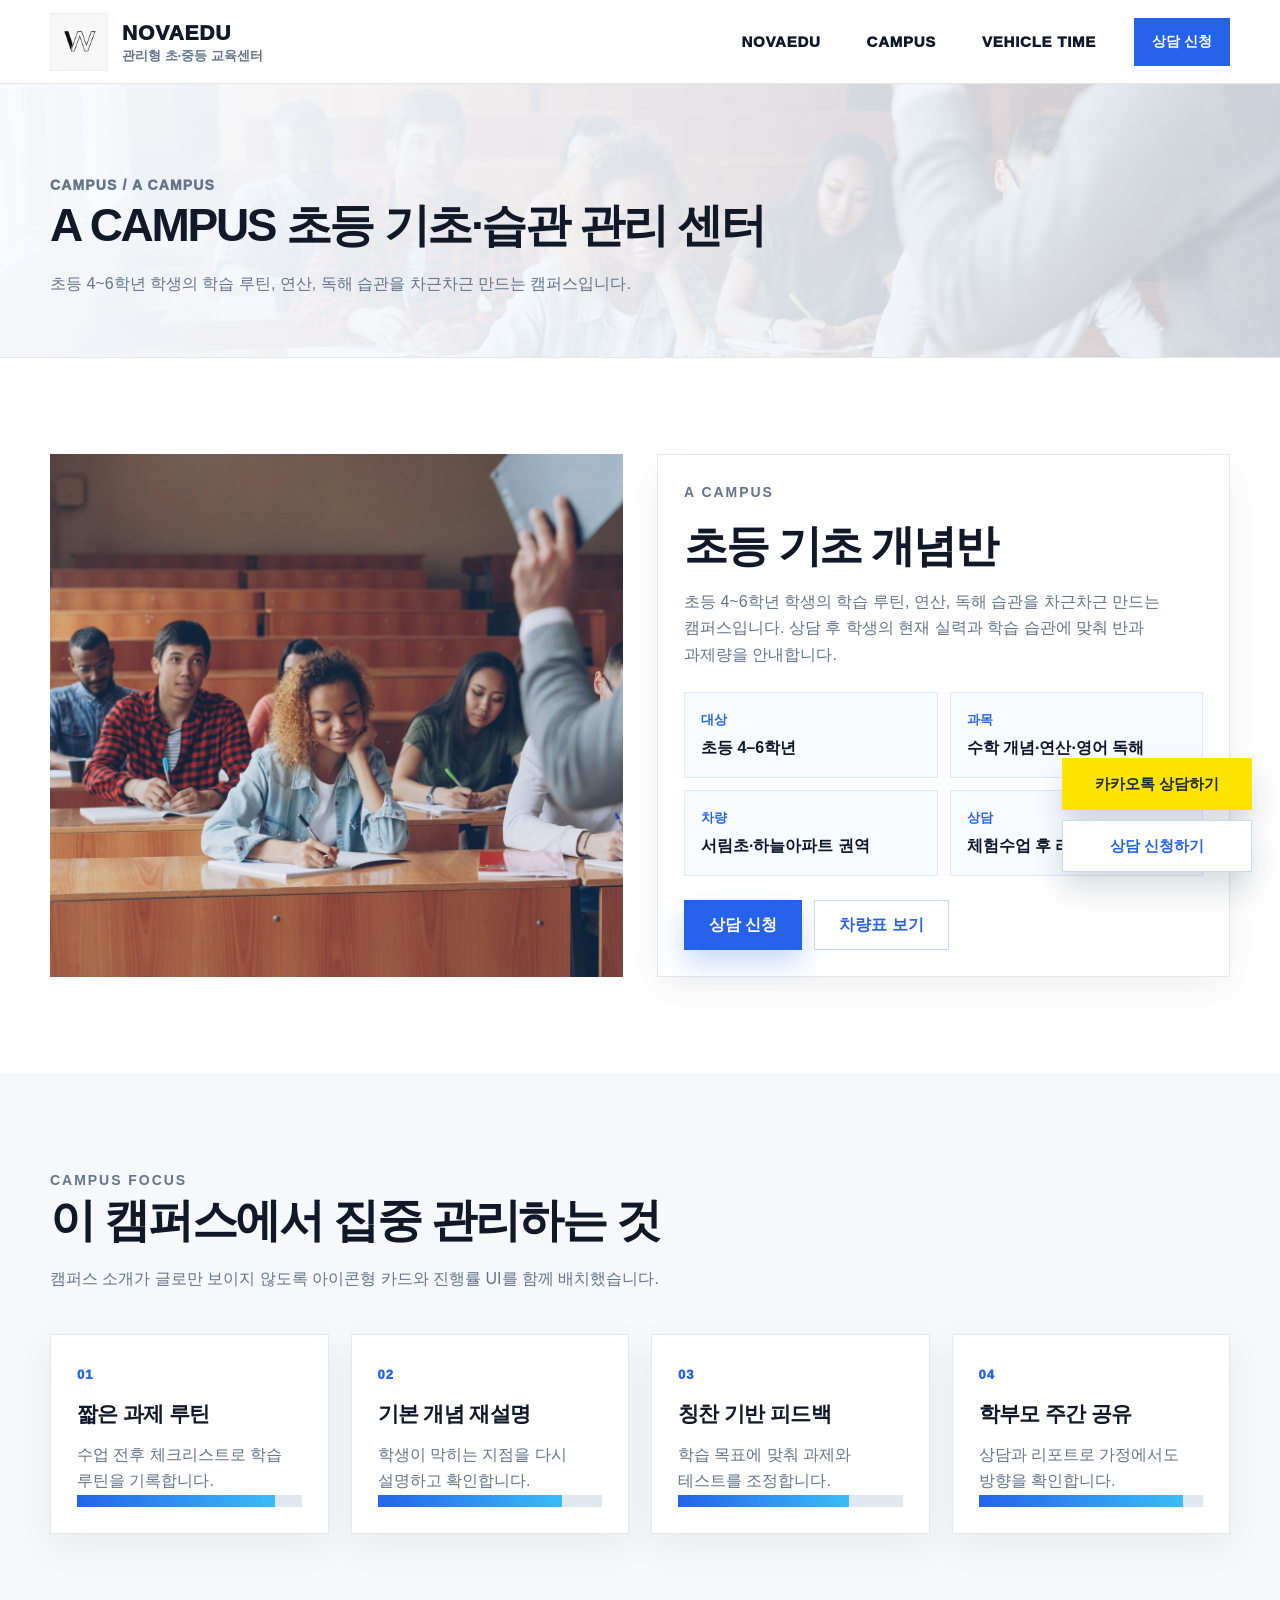
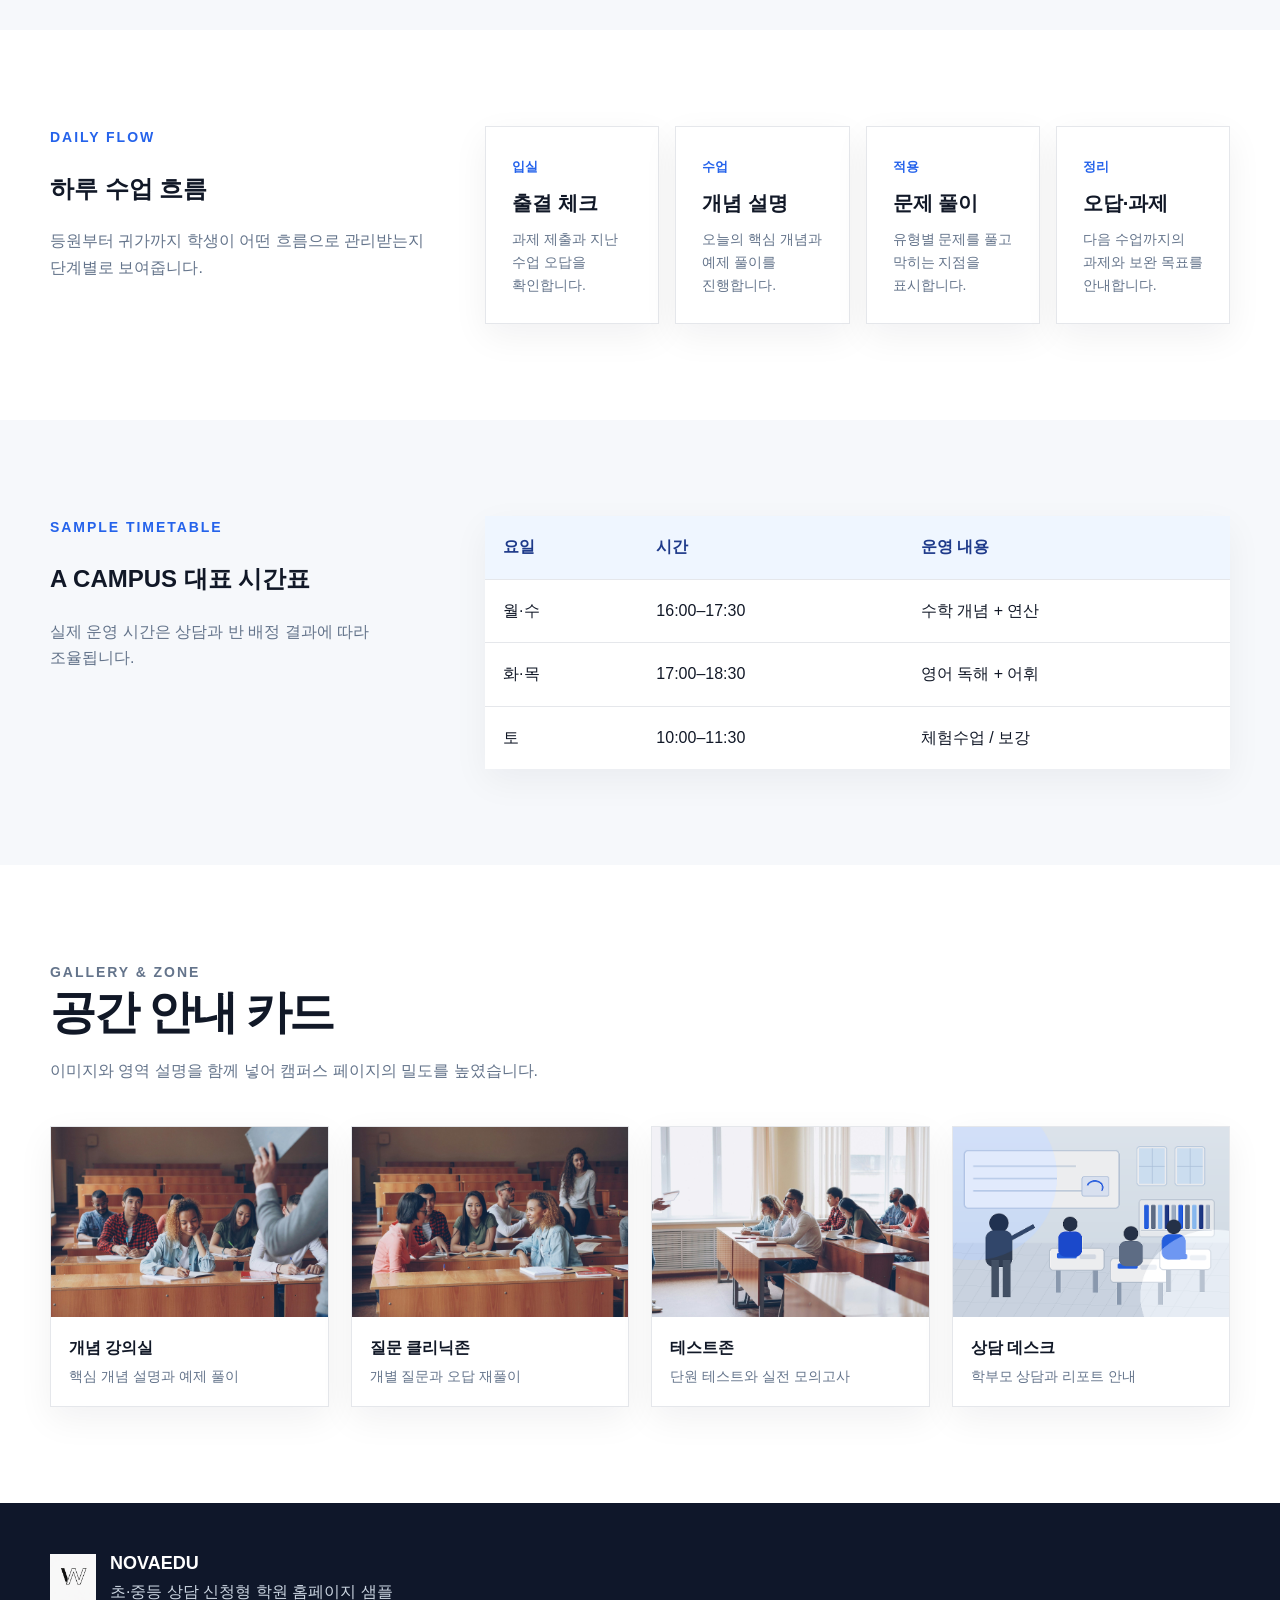
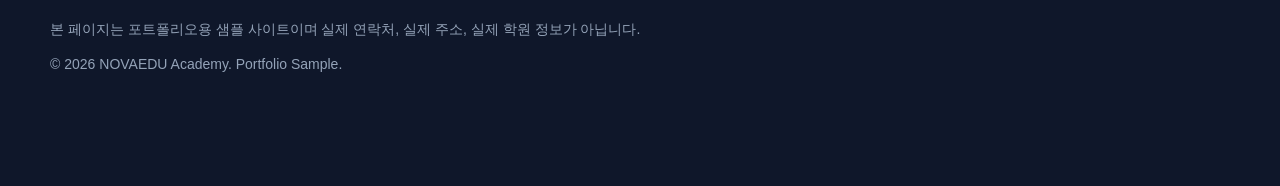
<file: campus-a.html>
<!DOCTYPE html>
<html lang="ko">
<head>
  <meta charset="UTF-8" />
  <meta name="viewport" content="width=device-width, initial-scale=1.0" />
  <title>A CAMPUS | 노바에듀 캠퍼스</title>
  <meta name="description" content="노바에듀 A CAMPUS 소개 페이지입니다." />
  <link rel="stylesheet" href="assets/css/variables.css" />
  <link rel="stylesheet" href="assets/css/base.css" />
  <link rel="stylesheet" href="assets/css/layout.css" />
  <link rel="stylesheet" href="assets/css/components.css" />
  <link rel="stylesheet" href="assets/css/pages.css" />
  <link rel="stylesheet" href="assets/css/responsive.css" />
  <link rel="stylesheet" href="assets/css/enhancements.css" />
</head>
<body>
<header class="site-header" id="top">
  <div class="container header-inner">
    <a href="index.html" class="logo" aria-label="노바에듀 홈으로 이동">
      <img src="assets/images/logo.png" alt="노바에듀 로고" class="logo-image" />
      <span class="logo-text">
        <strong>NOVAEDU</strong>
        <small>관리형 초·중등 교육센터</small>
      </span>
    </a>

    <button class="mobile-menu-button" type="button" aria-label="메뉴 열기" aria-expanded="false">
      <span></span><span></span><span></span>
    </button>

    <nav class="main-nav" aria-label="주요 메뉴">
      <div class="nav-item has-dropdown">
        <button class="nav-trigger" type="button" aria-expanded="false">NOVAEDU</button>
        <div class="dropdown-menu" role="menu">
          <a href="intro.html">소개</a>
          <a href="notice.html">공지사항</a>
          <a href="schedule.html">일정표</a>
        </div>
      </div>
      <div class="nav-item has-dropdown">
        <button class="nav-trigger" type="button" aria-expanded="false">CAMPUS</button>
        <div class="dropdown-menu" role="menu">
          <a href="campus-a.html">A CAMPUS</a>
          <a href="campus-b.html">B CAMPUS</a>
          <a href="campus-c.html">C CAMPUS</a>
        </div>
      </div>
      <div class="nav-item has-dropdown">
        <button class="nav-trigger" type="button" aria-expanded="false">VEHICLE TIME</button>
        <div class="dropdown-menu" role="menu">
          <a href="vehicle-a.html">A CAMPUS</a>
          <a href="vehicle-b.html">B CAMPUS</a>
          <a href="vehicle-c.html">C CAMPUS</a>
        </div>
      </div>
    </nav>

    <a href="index.html#trial" class="header-cta">상담 신청</a>
  </div>
</header>
<main>
  <section class="page-hero">
    <div class="container">
      <p class="breadcrumb">CAMPUS / A CAMPUS</p>
      <h1>A CAMPUS 초등 기초·습관 관리 센터</h1>
      <p>초등 4~6학년 학생의 학습 루틴, 연산, 독해 습관을 차근차근 만드는 캠퍼스입니다.</p>
    </div>
  </section>

  <section class="section">
    <div class="container campus-detail-layout">
      <div class="campus-visual image-a" role="img" aria-label="A CAMPUS 학원 이미지"></div>
      <article class="campus-profile-card">
        <p class="eyebrow">A CAMPUS</p>
        <h2>초등 기초 개념반</h2>
        <p>초등 4~6학년 학생의 학습 루틴, 연산, 독해 습관을 차근차근 만드는 캠퍼스입니다. 상담 후 학생의 현재 실력과 학습 습관에 맞춰 반과 과제량을 안내합니다.</p>
        <div class="profile-table">
          <div><span>대상</span><strong>초등 4–6학년</strong></div>
          <div><span>과목</span><strong>수학 개념·연산·영어 독해</strong></div>
          <div><span>차량</span><strong>서림초·하늘아파트 권역</strong></div>
          <div><span>상담</span><strong>체험수업 후 리포트 제공</strong></div>
        </div>
        <div class="campus-actions"><a href="index.html#trial" class="btn btn-primary">상담 신청</a><a href="vehicle-a.html" class="btn btn-outline">차량표 보기</a></div>
      </article>
    </div>
  </section>

  <section class="section soft-section">
    <div class="container">
      <div class="section-heading">
        <p class="eyebrow">Campus Focus</p>
        <h2>이 캠퍼스에서 집중 관리하는 것</h2>
        <p>캠퍼스 소개가 글로만 보이지 않도록 아이콘형 카드와 진행률 UI를 함께 배치했습니다.</p>
      </div>
      <div class="campus-focus-grid">
        <article><span>01</span><h3>짧은 과제 루틴</h3><p>수업 전후 체크리스트로 학습 루틴을 기록합니다.</p><div class="progress-track"><i style="width: 88%"></i></div></article>
        <article><span>02</span><h3>기본 개념 재설명</h3><p>학생이 막히는 지점을 다시 설명하고 확인합니다.</p><div class="progress-track"><i style="width: 82%"></i></div></article>
        <article><span>03</span><h3>칭찬 기반 피드백</h3><p>학습 목표에 맞춰 과제와 테스트를 조정합니다.</p><div class="progress-track"><i style="width: 76%"></i></div></article>
        <article><span>04</span><h3>학부모 주간 공유</h3><p>상담과 리포트로 가정에서도 방향을 확인합니다.</p><div class="progress-track"><i style="width: 91%"></i></div></article>
      </div>
    </div>
  </section>

  <section class="section">
    <div class="container daily-flow-layout">
      <div>
        <p class="eyebrow">Daily Flow</p>
        <h2>하루 수업 흐름</h2>
        <p class="lead-text">등원부터 귀가까지 학생이 어떤 흐름으로 관리받는지 단계별로 보여줍니다.</p>
      </div>
      <ol class="daily-flow">
        <li><span>입실</span><strong>출결 체크</strong><p>과제 제출과 지난 수업 오답을 확인합니다.</p></li>
        <li><span>수업</span><strong>개념 설명</strong><p>오늘의 핵심 개념과 예제 풀이를 진행합니다.</p></li>
        <li><span>적용</span><strong>문제 풀이</strong><p>유형별 문제를 풀고 막히는 지점을 표시합니다.</p></li>
        <li><span>정리</span><strong>오답·과제</strong><p>다음 수업까지의 과제와 보완 목표를 안내합니다.</p></li>
      </ol>
    </div>
  </section>

  <section class="section soft-section">
    <div class="container campus-time-layout">
      <div>
        <p class="eyebrow">Sample Timetable</p>
        <h2>A CAMPUS 대표 시간표</h2>
        <p class="lead-text">실제 운영 시간은 상담과 반 배정 결과에 따라 조율됩니다.</p>
      </div>
      <table class="calendar-table rich-table"><thead><tr><th>요일</th><th>시간</th><th>운영 내용</th></tr></thead><tbody><tr><td>월·수</td><td>16:00–17:30</td><td>수학 개념 + 연산</td></tr><tr><td>화·목</td><td>17:00–18:30</td><td>영어 독해 + 어휘</td></tr><tr><td>토</td><td>10:00–11:30</td><td>체험수업 / 보강</td></tr></tbody></table>
    </div>
  </section>

  <section class="section">
    <div class="container">
      <div class="section-heading">
        <p class="eyebrow">Gallery & Zone</p>
        <h2>공간 안내 카드</h2>
        <p>이미지와 영역 설명을 함께 넣어 캠퍼스 페이지의 밀도를 높였습니다.</p>
      </div>
      <div class="facility-gallery">
        <figure><img src="assets/images/classroom-lecture.jpg" alt="강의실 이미지" /><figcaption><strong>개념 강의실</strong><span>핵심 개념 설명과 예제 풀이</span></figcaption></figure>
        <figure><img src="assets/images/classroom-discussion.jpg" alt="토론형 수업 이미지" /><figcaption><strong>질문 클리닉존</strong><span>개별 질문과 오답 재풀이</span></figcaption></figure>
        <figure><img src="assets/images/hero-classroom.jpg" alt="학원 교실 이미지" /><figcaption><strong>테스트존</strong><span>단원 테스트와 실전 모의고사</span></figcaption></figure>
        <figure><img src="assets/images/classroom-illustration.png" alt="학원 일러스트" /><figcaption><strong>상담 데스크</strong><span>학부모 상담과 리포트 안내</span></figcaption></figure>
      </div>
    </div>
  </section>
</main>
<div class="floating-contact" aria-label="상담 바로가기">
  <a class="floating-kakao" href="https://pf.kakao.com/_xhDLjX" target="_blank" rel="noopener">카카오톡 상담하기</a>
  <a class="floating-trial" href="index.html#trial">상담 신청하기</a>
</div>
<footer class="site-footer">
  <div class="container footer-inner">
    <div class="footer-brand">
      <img src="assets/images/logo.png" alt="노바에듀 로고" />
      <div>
        <strong>NOVAEDU</strong>
        <p>초·중등 상담 신청형 학원 홈페이지 샘플</p>
      </div>
    </div>
    <p class="footer-note">본 페이지는 포트폴리오용 샘플 사이트이며 실제 연락처, 실제 주소, 실제 학원 정보가 아닙니다.</p>
    <p class="copyright">© <span id="year"></span> NOVAEDU Academy. Portfolio Sample.</p>
  </div>
</footer>
  <script src="assets/js/navigation.js"></script>
  <script src="assets/js/accordion.js"></script>
  <script src="assets/js/form.js"></script>
  <script src="assets/js/main.js"></script>
  <script src="assets/js/enhancements.js"></script>
</body>
</html>
</file>
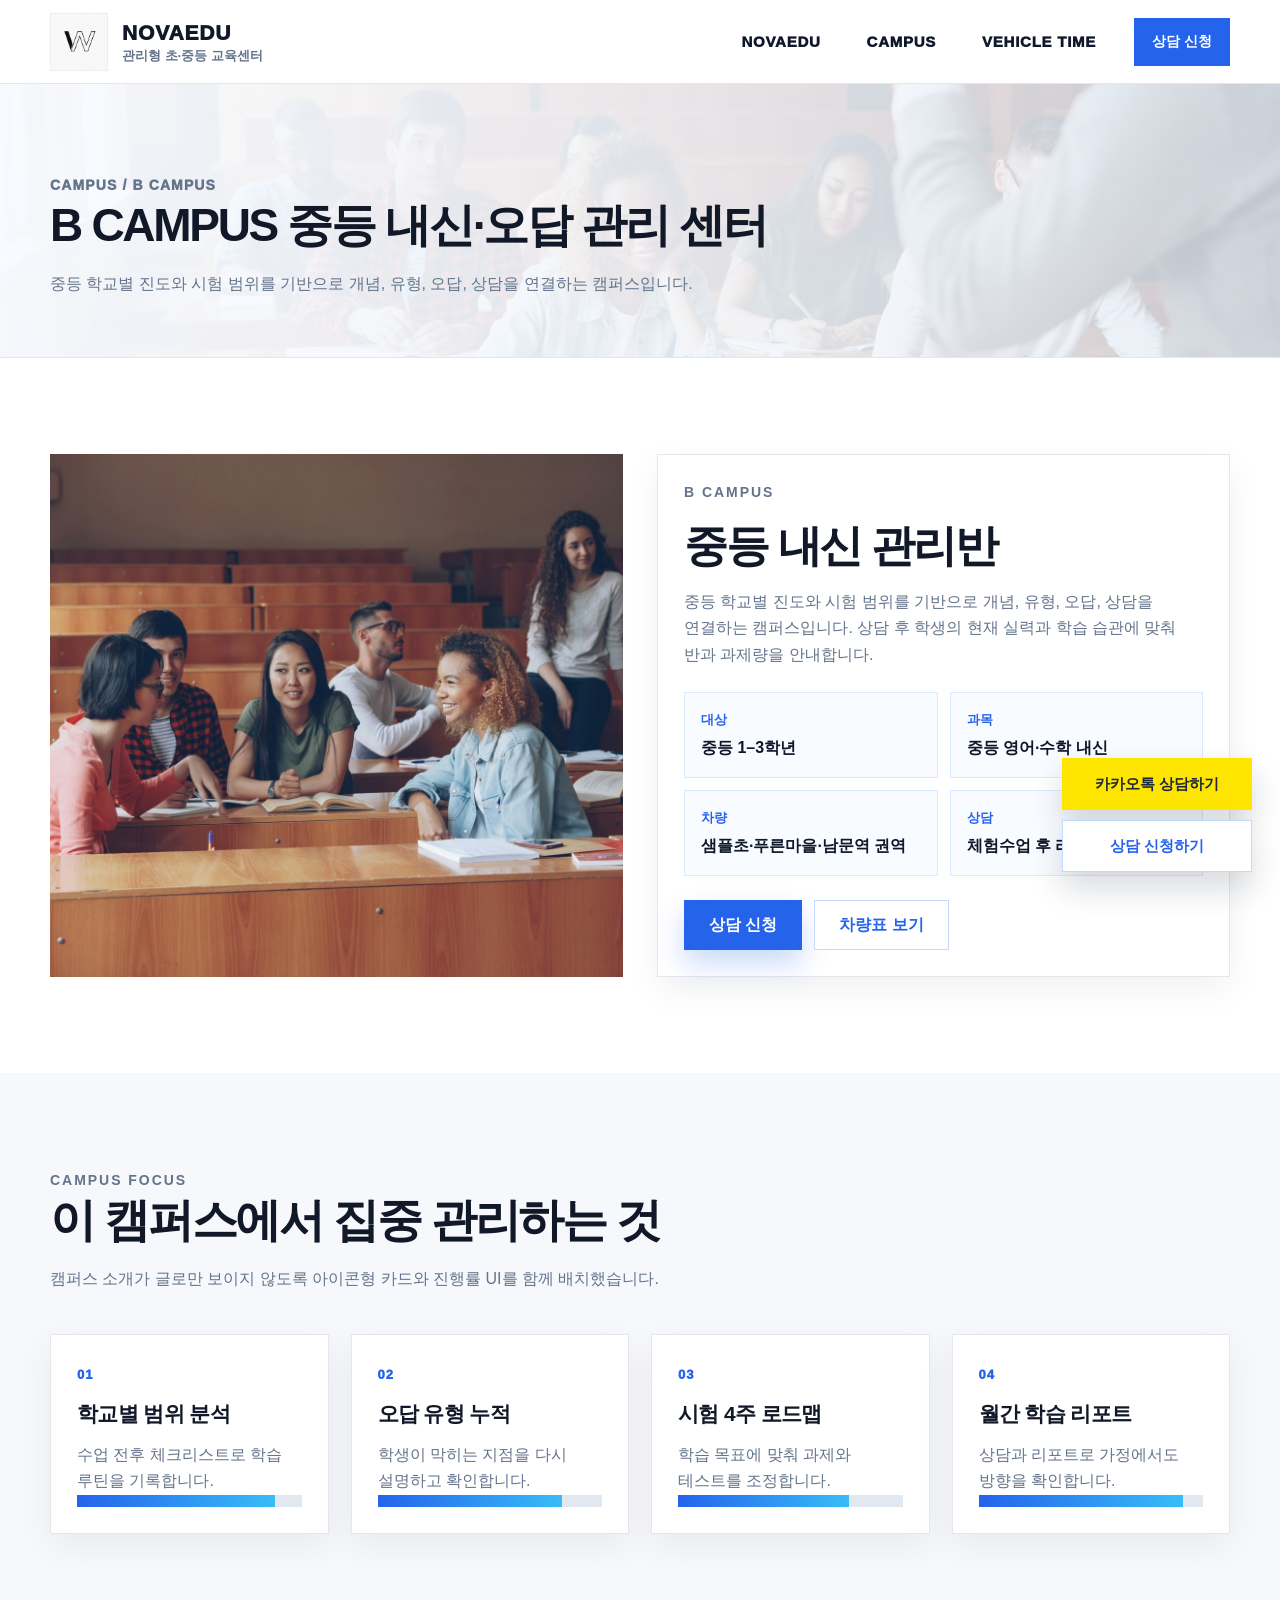
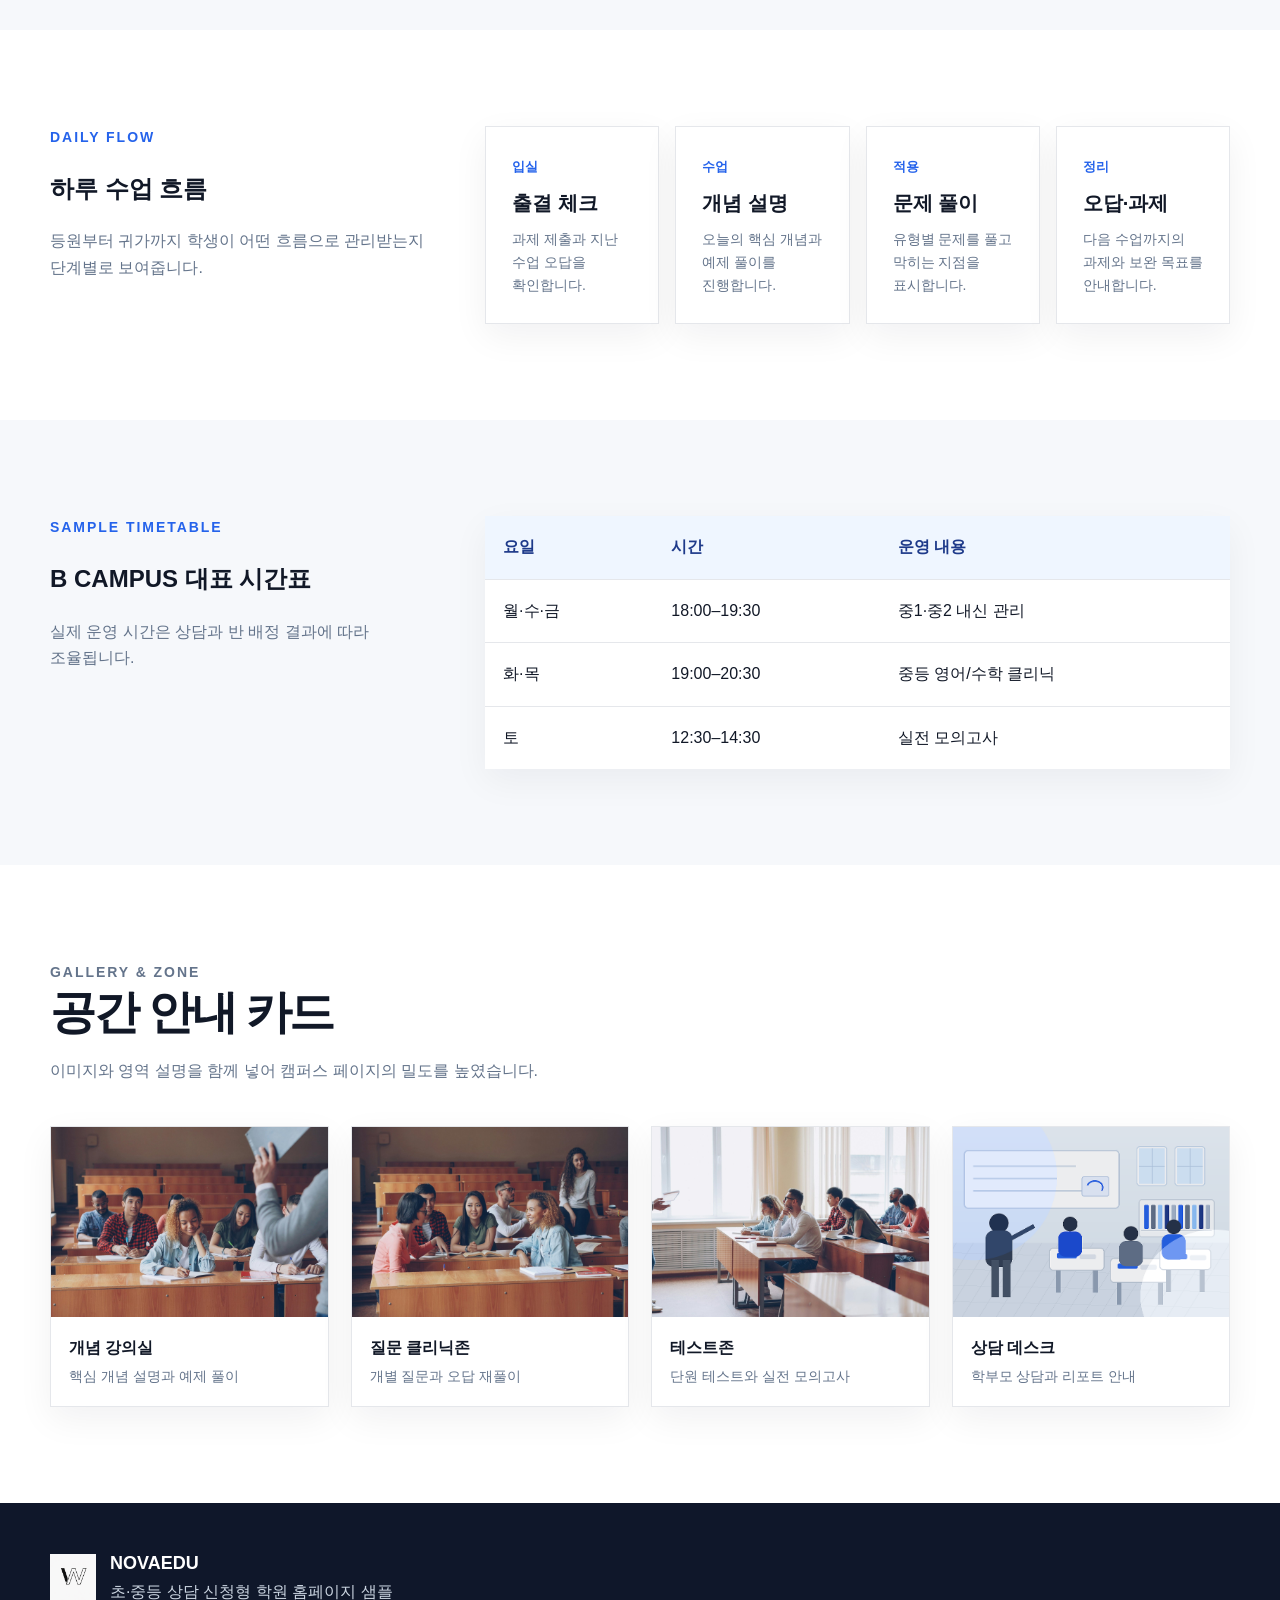
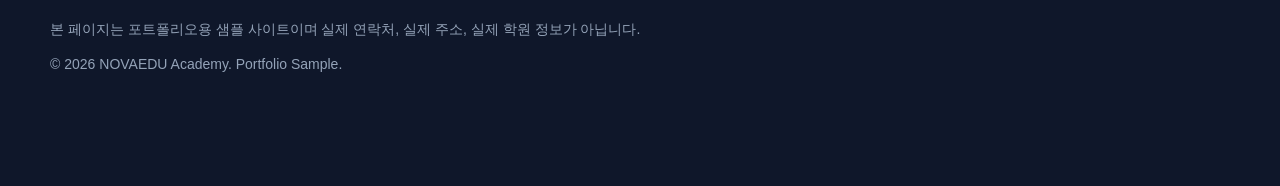
<file: campus-b.html>
<!DOCTYPE html>
<html lang="ko">
<head>
  <meta charset="UTF-8" />
  <meta name="viewport" content="width=device-width, initial-scale=1.0" />
  <title>B CAMPUS | 노바에듀 캠퍼스</title>
  <meta name="description" content="노바에듀 B CAMPUS 소개 페이지입니다." />
  <link rel="stylesheet" href="assets/css/variables.css" />
  <link rel="stylesheet" href="assets/css/base.css" />
  <link rel="stylesheet" href="assets/css/layout.css" />
  <link rel="stylesheet" href="assets/css/components.css" />
  <link rel="stylesheet" href="assets/css/pages.css" />
  <link rel="stylesheet" href="assets/css/responsive.css" />
  <link rel="stylesheet" href="assets/css/enhancements.css" />
</head>
<body>
<header class="site-header" id="top">
  <div class="container header-inner">
    <a href="index.html" class="logo" aria-label="노바에듀 홈으로 이동">
      <img src="assets/images/logo.png" alt="노바에듀 로고" class="logo-image" />
      <span class="logo-text">
        <strong>NOVAEDU</strong>
        <small>관리형 초·중등 교육센터</small>
      </span>
    </a>

    <button class="mobile-menu-button" type="button" aria-label="메뉴 열기" aria-expanded="false">
      <span></span><span></span><span></span>
    </button>

    <nav class="main-nav" aria-label="주요 메뉴">
      <div class="nav-item has-dropdown">
        <button class="nav-trigger" type="button" aria-expanded="false">NOVAEDU</button>
        <div class="dropdown-menu" role="menu">
          <a href="intro.html">소개</a>
          <a href="notice.html">공지사항</a>
          <a href="schedule.html">일정표</a>
        </div>
      </div>
      <div class="nav-item has-dropdown">
        <button class="nav-trigger" type="button" aria-expanded="false">CAMPUS</button>
        <div class="dropdown-menu" role="menu">
          <a href="campus-a.html">A CAMPUS</a>
          <a href="campus-b.html">B CAMPUS</a>
          <a href="campus-c.html">C CAMPUS</a>
        </div>
      </div>
      <div class="nav-item has-dropdown">
        <button class="nav-trigger" type="button" aria-expanded="false">VEHICLE TIME</button>
        <div class="dropdown-menu" role="menu">
          <a href="vehicle-a.html">A CAMPUS</a>
          <a href="vehicle-b.html">B CAMPUS</a>
          <a href="vehicle-c.html">C CAMPUS</a>
        </div>
      </div>
    </nav>

    <a href="index.html#trial" class="header-cta">상담 신청</a>
  </div>
</header>
<main>
  <section class="page-hero">
    <div class="container">
      <p class="breadcrumb">CAMPUS / B CAMPUS</p>
      <h1>B CAMPUS 중등 내신·오답 관리 센터</h1>
      <p>중등 학교별 진도와 시험 범위를 기반으로 개념, 유형, 오답, 상담을 연결하는 캠퍼스입니다.</p>
    </div>
  </section>

  <section class="section">
    <div class="container campus-detail-layout">
      <div class="campus-visual image-b" role="img" aria-label="B CAMPUS 학원 이미지"></div>
      <article class="campus-profile-card">
        <p class="eyebrow">B CAMPUS</p>
        <h2>중등 내신 관리반</h2>
        <p>중등 학교별 진도와 시험 범위를 기반으로 개념, 유형, 오답, 상담을 연결하는 캠퍼스입니다. 상담 후 학생의 현재 실력과 학습 습관에 맞춰 반과 과제량을 안내합니다.</p>
        <div class="profile-table">
          <div><span>대상</span><strong>중등 1–3학년</strong></div>
          <div><span>과목</span><strong>중등 영어·수학 내신</strong></div>
          <div><span>차량</span><strong>샘플초·푸른마을·남문역 권역</strong></div>
          <div><span>상담</span><strong>체험수업 후 리포트 제공</strong></div>
        </div>
        <div class="campus-actions"><a href="index.html#trial" class="btn btn-primary">상담 신청</a><a href="vehicle-b.html" class="btn btn-outline">차량표 보기</a></div>
      </article>
    </div>
  </section>

  <section class="section soft-section">
    <div class="container">
      <div class="section-heading">
        <p class="eyebrow">Campus Focus</p>
        <h2>이 캠퍼스에서 집중 관리하는 것</h2>
        <p>캠퍼스 소개가 글로만 보이지 않도록 아이콘형 카드와 진행률 UI를 함께 배치했습니다.</p>
      </div>
      <div class="campus-focus-grid">
        <article><span>01</span><h3>학교별 범위 분석</h3><p>수업 전후 체크리스트로 학습 루틴을 기록합니다.</p><div class="progress-track"><i style="width: 88%"></i></div></article>
        <article><span>02</span><h3>오답 유형 누적</h3><p>학생이 막히는 지점을 다시 설명하고 확인합니다.</p><div class="progress-track"><i style="width: 82%"></i></div></article>
        <article><span>03</span><h3>시험 4주 로드맵</h3><p>학습 목표에 맞춰 과제와 테스트를 조정합니다.</p><div class="progress-track"><i style="width: 76%"></i></div></article>
        <article><span>04</span><h3>월간 학습 리포트</h3><p>상담과 리포트로 가정에서도 방향을 확인합니다.</p><div class="progress-track"><i style="width: 91%"></i></div></article>
      </div>
    </div>
  </section>

  <section class="section">
    <div class="container daily-flow-layout">
      <div>
        <p class="eyebrow">Daily Flow</p>
        <h2>하루 수업 흐름</h2>
        <p class="lead-text">등원부터 귀가까지 학생이 어떤 흐름으로 관리받는지 단계별로 보여줍니다.</p>
      </div>
      <ol class="daily-flow">
        <li><span>입실</span><strong>출결 체크</strong><p>과제 제출과 지난 수업 오답을 확인합니다.</p></li>
        <li><span>수업</span><strong>개념 설명</strong><p>오늘의 핵심 개념과 예제 풀이를 진행합니다.</p></li>
        <li><span>적용</span><strong>문제 풀이</strong><p>유형별 문제를 풀고 막히는 지점을 표시합니다.</p></li>
        <li><span>정리</span><strong>오답·과제</strong><p>다음 수업까지의 과제와 보완 목표를 안내합니다.</p></li>
      </ol>
    </div>
  </section>

  <section class="section soft-section">
    <div class="container campus-time-layout">
      <div>
        <p class="eyebrow">Sample Timetable</p>
        <h2>B CAMPUS 대표 시간표</h2>
        <p class="lead-text">실제 운영 시간은 상담과 반 배정 결과에 따라 조율됩니다.</p>
      </div>
      <table class="calendar-table rich-table"><thead><tr><th>요일</th><th>시간</th><th>운영 내용</th></tr></thead><tbody><tr><td>월·수·금</td><td>18:00–19:30</td><td>중1·중2 내신 관리</td></tr><tr><td>화·목</td><td>19:00–20:30</td><td>중등 영어/수학 클리닉</td></tr><tr><td>토</td><td>12:30–14:30</td><td>실전 모의고사</td></tr></tbody></table>
    </div>
  </section>

  <section class="section">
    <div class="container">
      <div class="section-heading">
        <p class="eyebrow">Gallery & Zone</p>
        <h2>공간 안내 카드</h2>
        <p>이미지와 영역 설명을 함께 넣어 캠퍼스 페이지의 밀도를 높였습니다.</p>
      </div>
      <div class="facility-gallery">
        <figure><img src="assets/images/classroom-lecture.jpg" alt="강의실 이미지" /><figcaption><strong>개념 강의실</strong><span>핵심 개념 설명과 예제 풀이</span></figcaption></figure>
        <figure><img src="assets/images/classroom-discussion.jpg" alt="토론형 수업 이미지" /><figcaption><strong>질문 클리닉존</strong><span>개별 질문과 오답 재풀이</span></figcaption></figure>
        <figure><img src="assets/images/hero-classroom.jpg" alt="학원 교실 이미지" /><figcaption><strong>테스트존</strong><span>단원 테스트와 실전 모의고사</span></figcaption></figure>
        <figure><img src="assets/images/classroom-illustration.png" alt="학원 일러스트" /><figcaption><strong>상담 데스크</strong><span>학부모 상담과 리포트 안내</span></figcaption></figure>
      </div>
    </div>
  </section>
</main>
<div class="floating-contact" aria-label="상담 바로가기">
  <a class="floating-kakao" href="https://pf.kakao.com/_xhDLjX" target="_blank" rel="noopener">카카오톡 상담하기</a>
  <a class="floating-trial" href="index.html#trial">상담 신청하기</a>
</div>
<footer class="site-footer">
  <div class="container footer-inner">
    <div class="footer-brand">
      <img src="assets/images/logo.png" alt="노바에듀 로고" />
      <div>
        <strong>NOVAEDU</strong>
        <p>초·중등 상담 신청형 학원 홈페이지 샘플</p>
      </div>
    </div>
    <p class="footer-note">본 페이지는 포트폴리오용 샘플 사이트이며 실제 연락처, 실제 주소, 실제 학원 정보가 아닙니다.</p>
    <p class="copyright">© <span id="year"></span> NOVAEDU Academy. Portfolio Sample.</p>
  </div>
</footer>
  <script src="assets/js/navigation.js"></script>
  <script src="assets/js/accordion.js"></script>
  <script src="assets/js/form.js"></script>
  <script src="assets/js/main.js"></script>
  <script src="assets/js/enhancements.js"></script>
</body>
</html>
</file>
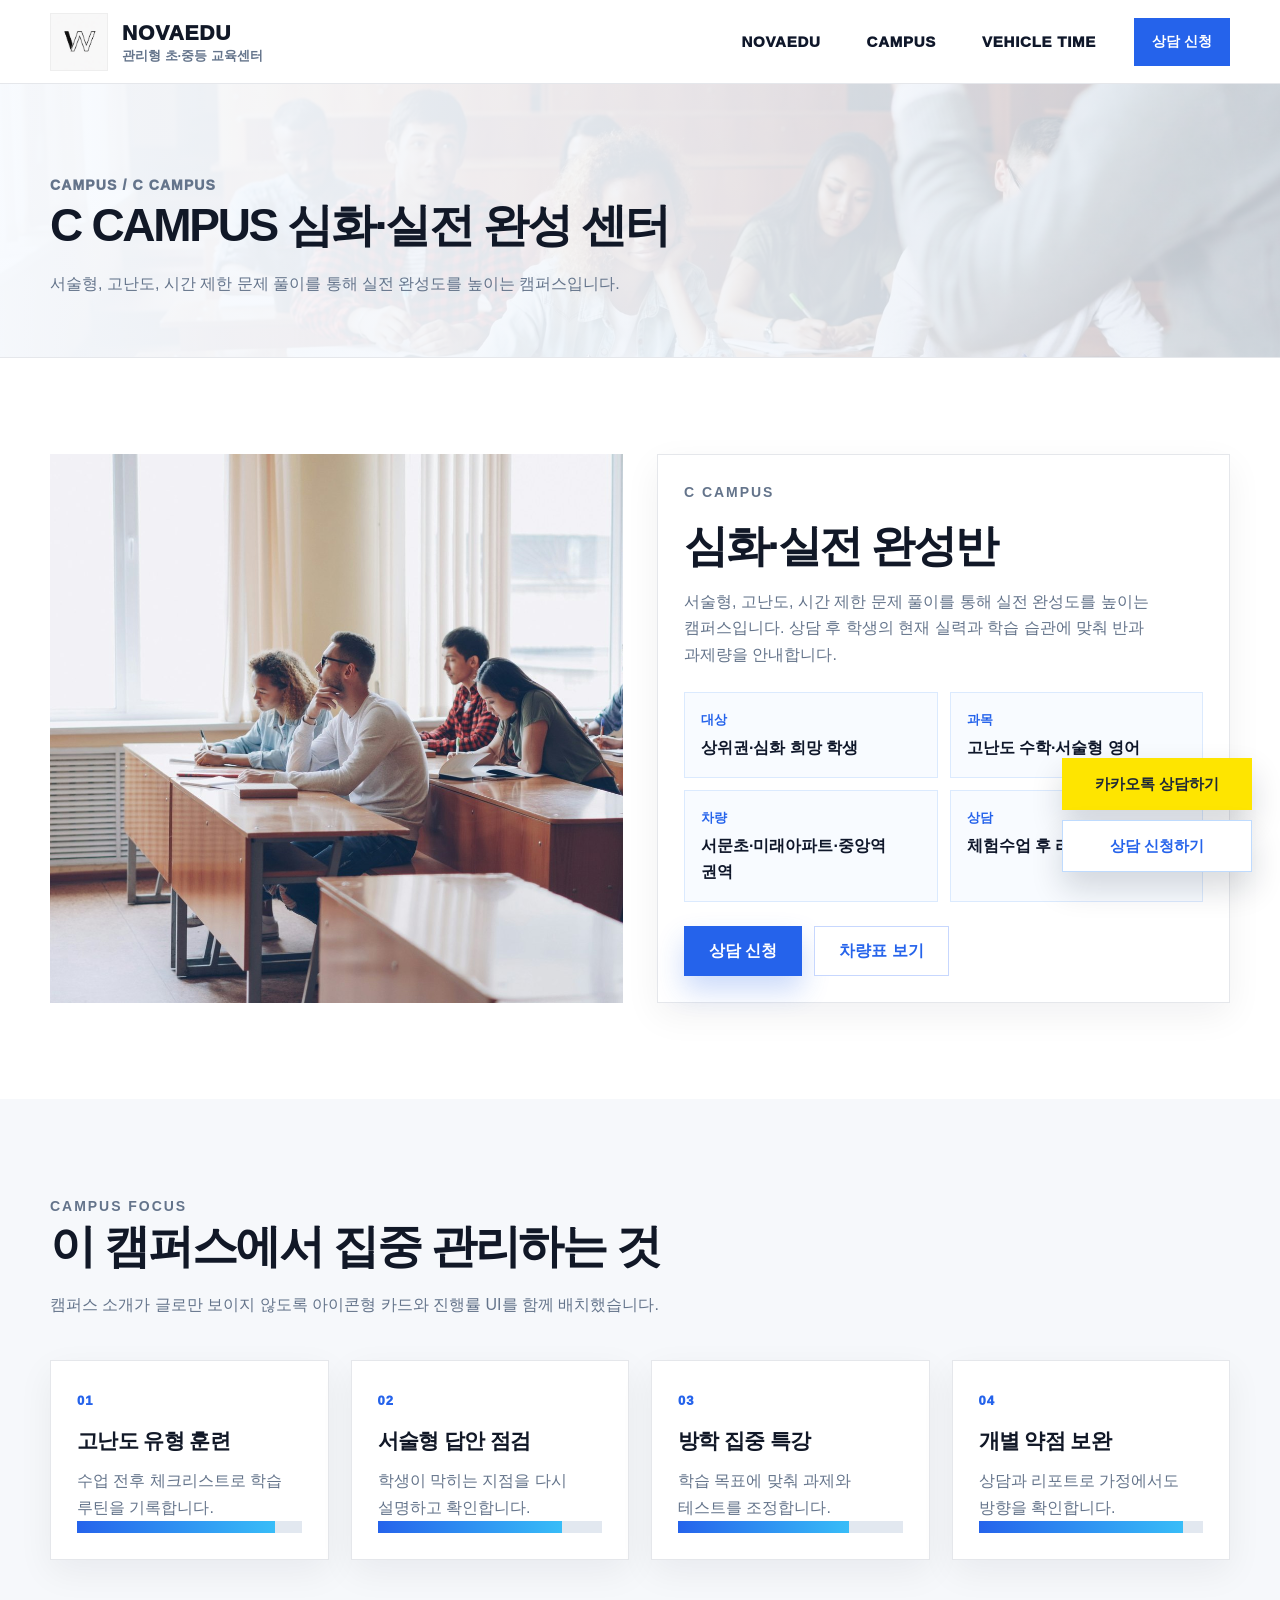
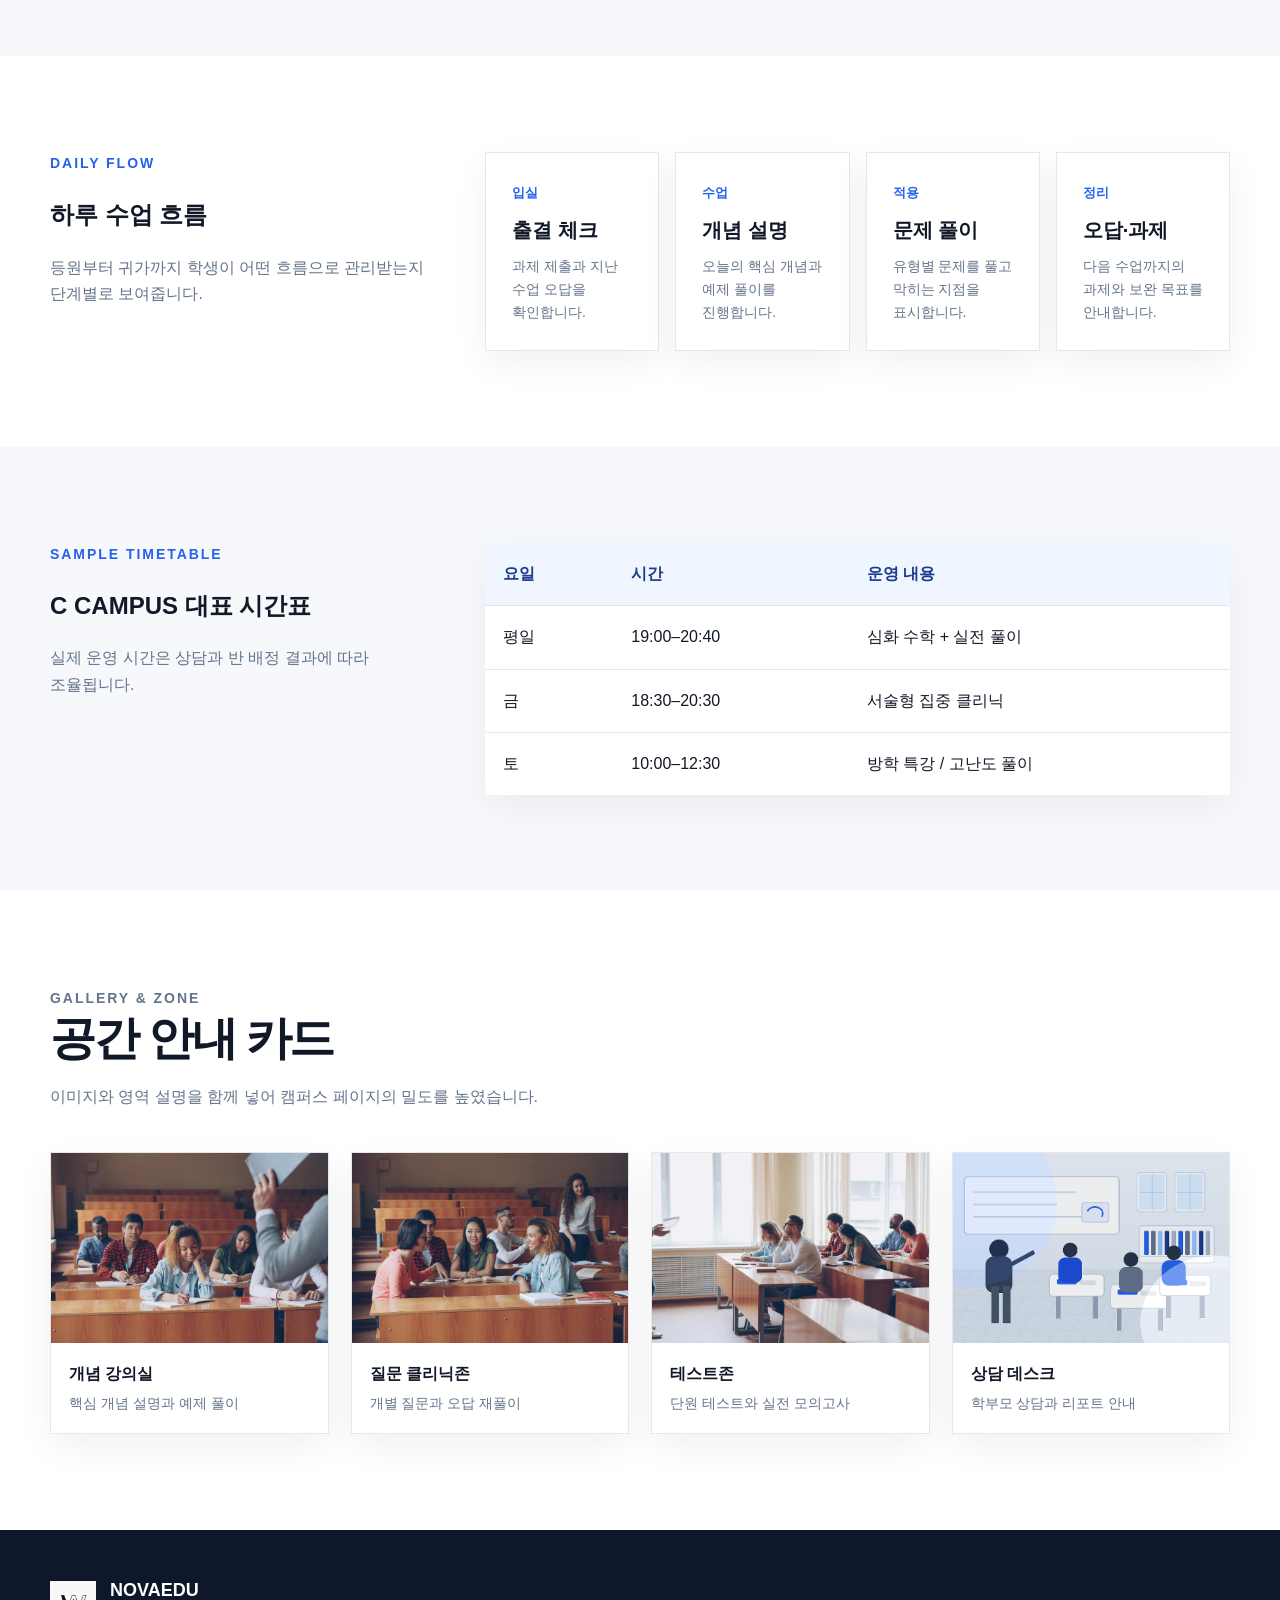
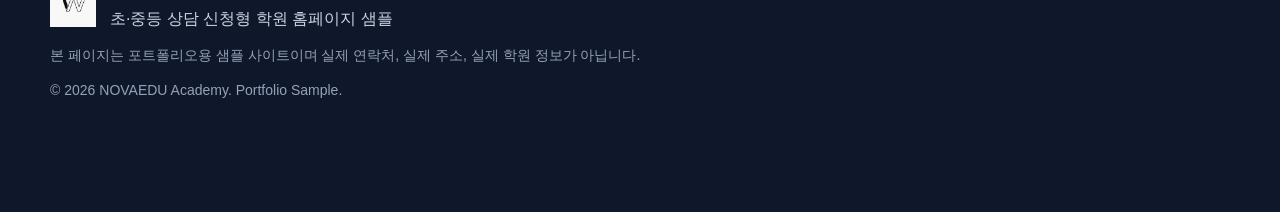
<file: campus-c.html>
<!DOCTYPE html>
<html lang="ko">
<head>
  <meta charset="UTF-8" />
  <meta name="viewport" content="width=device-width, initial-scale=1.0" />
  <title>C CAMPUS | 노바에듀 캠퍼스</title>
  <meta name="description" content="노바에듀 C CAMPUS 소개 페이지입니다." />
  <link rel="stylesheet" href="assets/css/variables.css" />
  <link rel="stylesheet" href="assets/css/base.css" />
  <link rel="stylesheet" href="assets/css/layout.css" />
  <link rel="stylesheet" href="assets/css/components.css" />
  <link rel="stylesheet" href="assets/css/pages.css" />
  <link rel="stylesheet" href="assets/css/responsive.css" />
  <link rel="stylesheet" href="assets/css/enhancements.css" />
</head>
<body>
<header class="site-header" id="top">
  <div class="container header-inner">
    <a href="index.html" class="logo" aria-label="노바에듀 홈으로 이동">
      <img src="assets/images/logo.png" alt="노바에듀 로고" class="logo-image" />
      <span class="logo-text">
        <strong>NOVAEDU</strong>
        <small>관리형 초·중등 교육센터</small>
      </span>
    </a>

    <button class="mobile-menu-button" type="button" aria-label="메뉴 열기" aria-expanded="false">
      <span></span><span></span><span></span>
    </button>

    <nav class="main-nav" aria-label="주요 메뉴">
      <div class="nav-item has-dropdown">
        <button class="nav-trigger" type="button" aria-expanded="false">NOVAEDU</button>
        <div class="dropdown-menu" role="menu">
          <a href="intro.html">소개</a>
          <a href="notice.html">공지사항</a>
          <a href="schedule.html">일정표</a>
        </div>
      </div>
      <div class="nav-item has-dropdown">
        <button class="nav-trigger" type="button" aria-expanded="false">CAMPUS</button>
        <div class="dropdown-menu" role="menu">
          <a href="campus-a.html">A CAMPUS</a>
          <a href="campus-b.html">B CAMPUS</a>
          <a href="campus-c.html">C CAMPUS</a>
        </div>
      </div>
      <div class="nav-item has-dropdown">
        <button class="nav-trigger" type="button" aria-expanded="false">VEHICLE TIME</button>
        <div class="dropdown-menu" role="menu">
          <a href="vehicle-a.html">A CAMPUS</a>
          <a href="vehicle-b.html">B CAMPUS</a>
          <a href="vehicle-c.html">C CAMPUS</a>
        </div>
      </div>
    </nav>

    <a href="index.html#trial" class="header-cta">상담 신청</a>
  </div>
</header>
<main>
  <section class="page-hero">
    <div class="container">
      <p class="breadcrumb">CAMPUS / C CAMPUS</p>
      <h1>C CAMPUS 심화·실전 완성 센터</h1>
      <p>서술형, 고난도, 시간 제한 문제 풀이를 통해 실전 완성도를 높이는 캠퍼스입니다.</p>
    </div>
  </section>

  <section class="section">
    <div class="container campus-detail-layout">
      <div class="campus-visual image-c" role="img" aria-label="C CAMPUS 학원 이미지"></div>
      <article class="campus-profile-card">
        <p class="eyebrow">C CAMPUS</p>
        <h2>심화·실전 완성반</h2>
        <p>서술형, 고난도, 시간 제한 문제 풀이를 통해 실전 완성도를 높이는 캠퍼스입니다. 상담 후 학생의 현재 실력과 학습 습관에 맞춰 반과 과제량을 안내합니다.</p>
        <div class="profile-table">
          <div><span>대상</span><strong>상위권·심화 희망 학생</strong></div>
          <div><span>과목</span><strong>고난도 수학·서술형 영어</strong></div>
          <div><span>차량</span><strong>서문초·미래아파트·중앙역 권역</strong></div>
          <div><span>상담</span><strong>체험수업 후 리포트 제공</strong></div>
        </div>
        <div class="campus-actions"><a href="index.html#trial" class="btn btn-primary">상담 신청</a><a href="vehicle-c.html" class="btn btn-outline">차량표 보기</a></div>
      </article>
    </div>
  </section>

  <section class="section soft-section">
    <div class="container">
      <div class="section-heading">
        <p class="eyebrow">Campus Focus</p>
        <h2>이 캠퍼스에서 집중 관리하는 것</h2>
        <p>캠퍼스 소개가 글로만 보이지 않도록 아이콘형 카드와 진행률 UI를 함께 배치했습니다.</p>
      </div>
      <div class="campus-focus-grid">
        <article><span>01</span><h3>고난도 유형 훈련</h3><p>수업 전후 체크리스트로 학습 루틴을 기록합니다.</p><div class="progress-track"><i style="width: 88%"></i></div></article>
        <article><span>02</span><h3>서술형 답안 점검</h3><p>학생이 막히는 지점을 다시 설명하고 확인합니다.</p><div class="progress-track"><i style="width: 82%"></i></div></article>
        <article><span>03</span><h3>방학 집중 특강</h3><p>학습 목표에 맞춰 과제와 테스트를 조정합니다.</p><div class="progress-track"><i style="width: 76%"></i></div></article>
        <article><span>04</span><h3>개별 약점 보완</h3><p>상담과 리포트로 가정에서도 방향을 확인합니다.</p><div class="progress-track"><i style="width: 91%"></i></div></article>
      </div>
    </div>
  </section>

  <section class="section">
    <div class="container daily-flow-layout">
      <div>
        <p class="eyebrow">Daily Flow</p>
        <h2>하루 수업 흐름</h2>
        <p class="lead-text">등원부터 귀가까지 학생이 어떤 흐름으로 관리받는지 단계별로 보여줍니다.</p>
      </div>
      <ol class="daily-flow">
        <li><span>입실</span><strong>출결 체크</strong><p>과제 제출과 지난 수업 오답을 확인합니다.</p></li>
        <li><span>수업</span><strong>개념 설명</strong><p>오늘의 핵심 개념과 예제 풀이를 진행합니다.</p></li>
        <li><span>적용</span><strong>문제 풀이</strong><p>유형별 문제를 풀고 막히는 지점을 표시합니다.</p></li>
        <li><span>정리</span><strong>오답·과제</strong><p>다음 수업까지의 과제와 보완 목표를 안내합니다.</p></li>
      </ol>
    </div>
  </section>

  <section class="section soft-section">
    <div class="container campus-time-layout">
      <div>
        <p class="eyebrow">Sample Timetable</p>
        <h2>C CAMPUS 대표 시간표</h2>
        <p class="lead-text">실제 운영 시간은 상담과 반 배정 결과에 따라 조율됩니다.</p>
      </div>
      <table class="calendar-table rich-table"><thead><tr><th>요일</th><th>시간</th><th>운영 내용</th></tr></thead><tbody><tr><td>평일</td><td>19:00–20:40</td><td>심화 수학 + 실전 풀이</td></tr><tr><td>금</td><td>18:30–20:30</td><td>서술형 집중 클리닉</td></tr><tr><td>토</td><td>10:00–12:30</td><td>방학 특강 / 고난도 풀이</td></tr></tbody></table>
    </div>
  </section>

  <section class="section">
    <div class="container">
      <div class="section-heading">
        <p class="eyebrow">Gallery & Zone</p>
        <h2>공간 안내 카드</h2>
        <p>이미지와 영역 설명을 함께 넣어 캠퍼스 페이지의 밀도를 높였습니다.</p>
      </div>
      <div class="facility-gallery">
        <figure><img src="assets/images/classroom-lecture.jpg" alt="강의실 이미지" /><figcaption><strong>개념 강의실</strong><span>핵심 개념 설명과 예제 풀이</span></figcaption></figure>
        <figure><img src="assets/images/classroom-discussion.jpg" alt="토론형 수업 이미지" /><figcaption><strong>질문 클리닉존</strong><span>개별 질문과 오답 재풀이</span></figcaption></figure>
        <figure><img src="assets/images/hero-classroom.jpg" alt="학원 교실 이미지" /><figcaption><strong>테스트존</strong><span>단원 테스트와 실전 모의고사</span></figcaption></figure>
        <figure><img src="assets/images/classroom-illustration.png" alt="학원 일러스트" /><figcaption><strong>상담 데스크</strong><span>학부모 상담과 리포트 안내</span></figcaption></figure>
      </div>
    </div>
  </section>
</main>
<div class="floating-contact" aria-label="상담 바로가기">
  <a class="floating-kakao" href="https://pf.kakao.com/_xhDLjX" target="_blank" rel="noopener">카카오톡 상담하기</a>
  <a class="floating-trial" href="index.html#trial">상담 신청하기</a>
</div>
<footer class="site-footer">
  <div class="container footer-inner">
    <div class="footer-brand">
      <img src="assets/images/logo.png" alt="노바에듀 로고" />
      <div>
        <strong>NOVAEDU</strong>
        <p>초·중등 상담 신청형 학원 홈페이지 샘플</p>
      </div>
    </div>
    <p class="footer-note">본 페이지는 포트폴리오용 샘플 사이트이며 실제 연락처, 실제 주소, 실제 학원 정보가 아닙니다.</p>
    <p class="copyright">© <span id="year"></span> NOVAEDU Academy. Portfolio Sample.</p>
  </div>
</footer>
  <script src="assets/js/navigation.js"></script>
  <script src="assets/js/accordion.js"></script>
  <script src="assets/js/form.js"></script>
  <script src="assets/js/main.js"></script>
  <script src="assets/js/enhancements.js"></script>
</body>
</html>
</file>
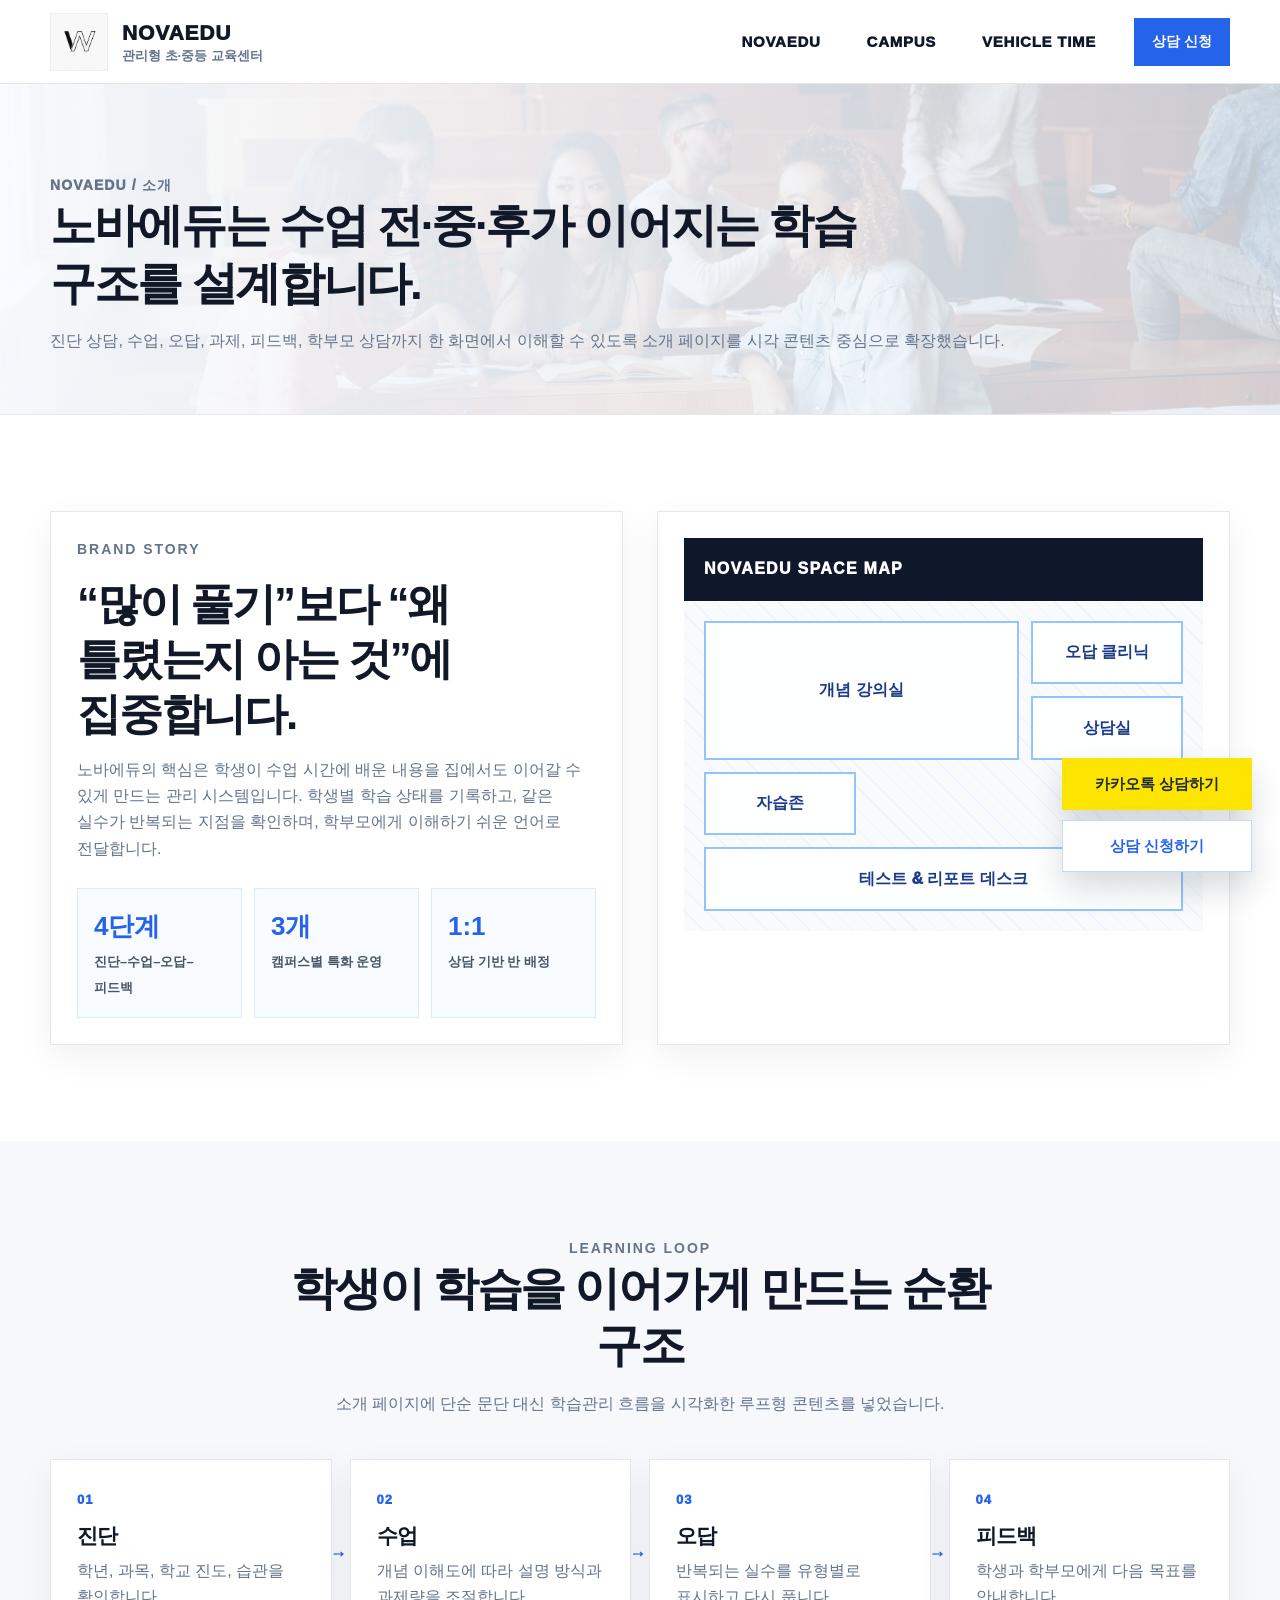
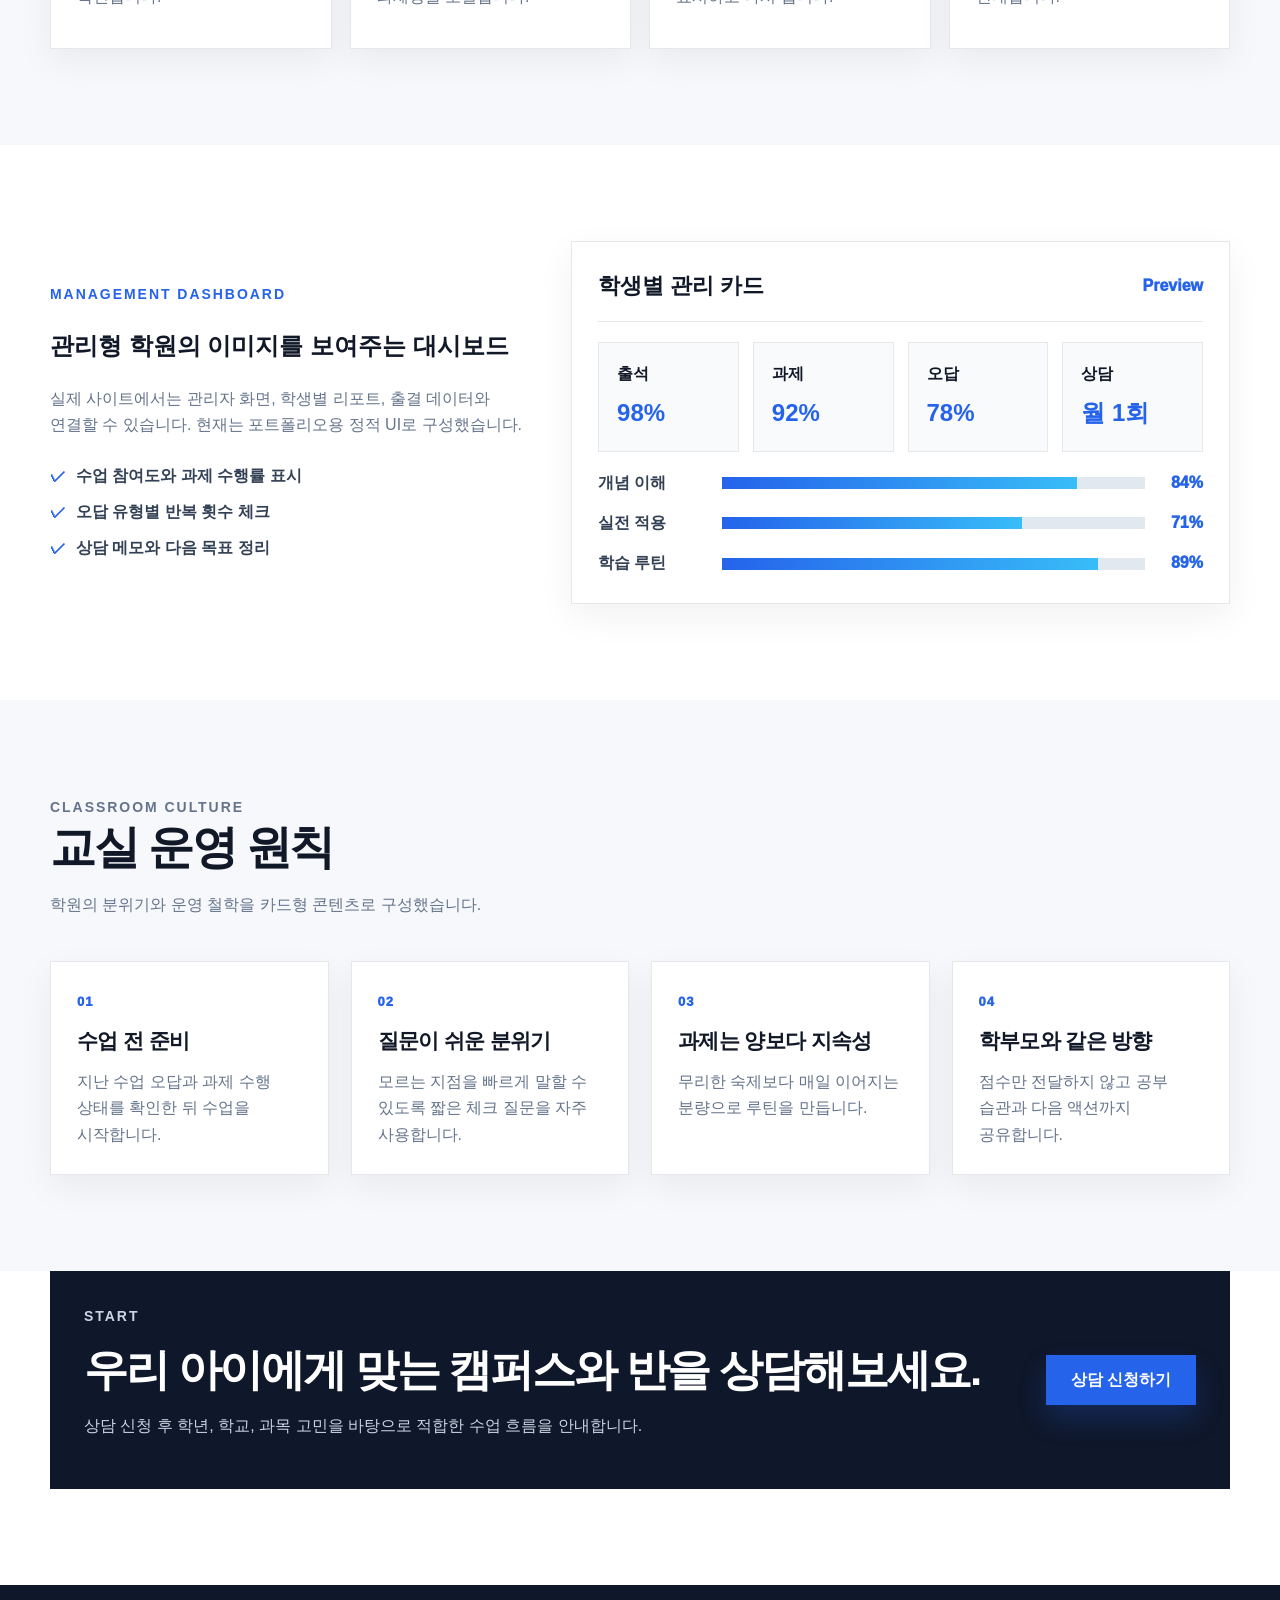
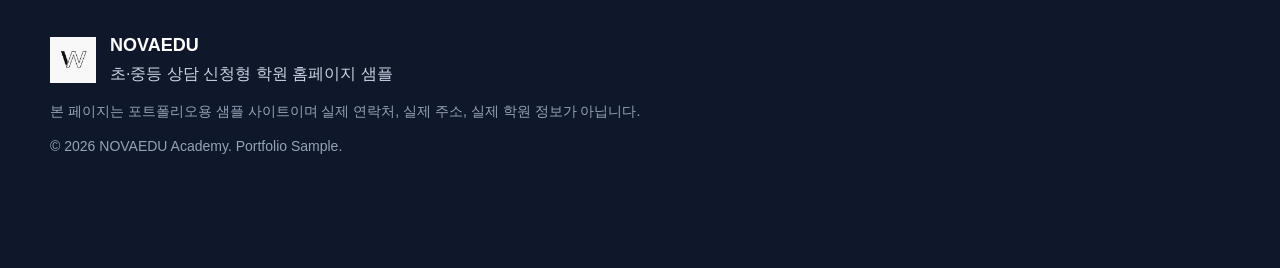
<file: intro.html>
<!DOCTYPE html>
<html lang="ko">
<head>
  <meta charset="UTF-8" />
  <meta name="viewport" content="width=device-width, initial-scale=1.0" />
  <title>노바에듀 소개 | NOVAEDU</title>
  <meta name="description" content="노바에듀 소개 페이지입니다." />
  <link rel="stylesheet" href="assets/css/variables.css" />
  <link rel="stylesheet" href="assets/css/base.css" />
  <link rel="stylesheet" href="assets/css/layout.css" />
  <link rel="stylesheet" href="assets/css/components.css" />
  <link rel="stylesheet" href="assets/css/pages.css" />
  <link rel="stylesheet" href="assets/css/responsive.css" />
  <link rel="stylesheet" href="assets/css/enhancements.css" />
</head>
<body>
<header class="site-header" id="top">
  <div class="container header-inner">
    <a href="index.html" class="logo" aria-label="노바에듀 홈으로 이동">
      <img src="assets/images/logo.png" alt="노바에듀 로고" class="logo-image" />
      <span class="logo-text">
        <strong>NOVAEDU</strong>
        <small>관리형 초·중등 교육센터</small>
      </span>
    </a>

    <button class="mobile-menu-button" type="button" aria-label="메뉴 열기" aria-expanded="false">
      <span></span><span></span><span></span>
    </button>

    <nav class="main-nav" aria-label="주요 메뉴">
      <div class="nav-item has-dropdown">
        <button class="nav-trigger" type="button" aria-expanded="false">NOVAEDU</button>
        <div class="dropdown-menu" role="menu">
          <a href="intro.html">소개</a>
          <a href="notice.html">공지사항</a>
          <a href="schedule.html">일정표</a>
        </div>
      </div>
      <div class="nav-item has-dropdown">
        <button class="nav-trigger" type="button" aria-expanded="false">CAMPUS</button>
        <div class="dropdown-menu" role="menu">
          <a href="campus-a.html">A CAMPUS</a>
          <a href="campus-b.html">B CAMPUS</a>
          <a href="campus-c.html">C CAMPUS</a>
        </div>
      </div>
      <div class="nav-item has-dropdown">
        <button class="nav-trigger" type="button" aria-expanded="false">VEHICLE TIME</button>
        <div class="dropdown-menu" role="menu">
          <a href="vehicle-a.html">A CAMPUS</a>
          <a href="vehicle-b.html">B CAMPUS</a>
          <a href="vehicle-c.html">C CAMPUS</a>
        </div>
      </div>
    </nav>

    <a href="index.html#trial" class="header-cta">상담 신청</a>
  </div>
</header>
<main>
  <section class="page-hero page-hero-deep">
    <div class="container">
      <p class="breadcrumb">NOVAEDU / 소개</p>
      <h1>노바에듀는 수업 전·중·후가 이어지는 학습 구조를 설계합니다.</h1>
      <p>진단 상담, 수업, 오답, 과제, 피드백, 학부모 상담까지 한 화면에서 이해할 수 있도록 소개 페이지를 시각 콘텐츠 중심으로 확장했습니다.</p>
    </div>
  </section>

  <section class="section">
    <div class="container intro-overview-grid">
      <article class="intro-story-card">
        <p class="eyebrow">Brand Story</p>
        <h2>“많이 풀기”보다 “왜 틀렸는지 아는 것”에 집중합니다.</h2>
        <p>노바에듀의 핵심은 학생이 수업 시간에 배운 내용을 집에서도 이어갈 수 있게 만드는 관리 시스템입니다. 학생별 학습 상태를 기록하고, 같은 실수가 반복되는 지점을 확인하며, 학부모에게 이해하기 쉬운 언어로 전달합니다.</p>
        <div class="story-stat-row">
          <div><strong>4단계</strong><span>진단–수업–오답–피드백</span></div>
          <div><strong>3개</strong><span>캠퍼스별 특화 운영</span></div>
          <div><strong>1:1</strong><span>상담 기반 반 배정</span></div>
        </div>
      </article>
      <div class="academy-map-card" aria-label="학원 공간 구성 시각화">
        <div class="floor-title">NOVAEDU SPACE MAP</div>
        <div class="floor-grid">
          <span class="room room-large">개념 강의실</span>
          <span class="room">오답 클리닉</span>
          <span class="room">상담실</span>
          <span class="room">자습존</span>
          <span class="room room-wide">테스트 & 리포트 데스크</span>
        </div>
      </div>
    </div>
  </section>

  <section class="section soft-section">
    <div class="container">
      <div class="section-heading center">
        <p class="eyebrow">Learning Loop</p>
        <h2>학생이 학습을 이어가게 만드는 순환 구조</h2>
        <p>소개 페이지에 단순 문단 대신 학습관리 흐름을 시각화한 루프형 콘텐츠를 넣었습니다.</p>
      </div>
      <div class="learning-loop-grid">
        <article><span>01</span><strong>진단</strong><p>학년, 과목, 학교 진도, 습관을 확인합니다.</p></article>
        <article><span>02</span><strong>수업</strong><p>개념 이해도에 따라 설명 방식과 과제량을 조절합니다.</p></article>
        <article><span>03</span><strong>오답</strong><p>반복되는 실수를 유형별로 표시하고 다시 풉니다.</p></article>
        <article><span>04</span><strong>피드백</strong><p>학생과 학부모에게 다음 목표를 안내합니다.</p></article>
      </div>
    </div>
  </section>

  <section class="section">
    <div class="container report-preview-grid">
      <div>
        <p class="eyebrow">Management Dashboard</p>
        <h2>관리형 학원의 이미지를 보여주는 대시보드</h2>
        <p class="lead-text">실제 사이트에서는 관리자 화면, 학생별 리포트, 출결 데이터와 연결할 수 있습니다. 현재는 포트폴리오용 정적 UI로 구성했습니다.</p>
        <ul class="check-list"><li>수업 참여도와 과제 수행률 표시</li><li>오답 유형별 반복 횟수 체크</li><li>상담 메모와 다음 목표 정리</li></ul>
      </div>
      <article class="report-card-large">
        <div class="report-card-header"><strong>학생별 관리 카드</strong><span>Preview</span></div>
        <div class="student-score-grid">
          <div><b>출석</b><strong>98%</strong></div>
          <div><b>과제</b><strong>92%</strong></div>
          <div><b>오답</b><strong>78%</strong></div>
          <div><b>상담</b><strong>월 1회</strong></div>
        </div>
        <div class="progress-row"><span>개념 이해</span><div class="progress-track"><i style="width: 84%"></i></div><em>84%</em></div>
        <div class="progress-row"><span>실전 적용</span><div class="progress-track"><i style="width: 71%"></i></div><em>71%</em></div>
        <div class="progress-row"><span>학습 루틴</span><div class="progress-track"><i style="width: 89%"></i></div><em>89%</em></div>
      </article>
    </div>
  </section>

  <section class="section soft-section">
    <div class="container">
      <div class="section-heading">
        <p class="eyebrow">Classroom Culture</p>
        <h2>교실 운영 원칙</h2>
        <p>학원의 분위기와 운영 철학을 카드형 콘텐츠로 구성했습니다.</p>
      </div>
      <div class="culture-grid">
        <article><span>01</span><h3>수업 전 준비</h3><p>지난 수업 오답과 과제 수행 상태를 확인한 뒤 수업을 시작합니다.</p></article>
        <article><span>02</span><h3>질문이 쉬운 분위기</h3><p>모르는 지점을 빠르게 말할 수 있도록 짧은 체크 질문을 자주 사용합니다.</p></article>
        <article><span>03</span><h3>과제는 양보다 지속성</h3><p>무리한 숙제보다 매일 이어지는 분량으로 루틴을 만듭니다.</p></article>
        <article><span>04</span><h3>학부모와 같은 방향</h3><p>점수만 전달하지 않고 공부 습관과 다음 액션까지 공유합니다.</p></article>
      </div>
    </div>
  </section>

  <section class="section cta-band-section">
    <div class="container cta-band">
      <div><p class="eyebrow">Start</p><h2>우리 아이에게 맞는 캠퍼스와 반을 상담해보세요.</h2><p>상담 신청 후 학년, 학교, 과목 고민을 바탕으로 적합한 수업 흐름을 안내합니다.</p></div>
      <a href="index.html#trial" class="btn btn-primary">상담 신청하기</a>
    </div>
  </section>
</main>
<div class="floating-contact" aria-label="상담 바로가기">
  <a class="floating-kakao" href="https://pf.kakao.com/_xhDLjX" target="_blank" rel="noopener">카카오톡 상담하기</a>
  <a class="floating-trial" href="index.html#trial">상담 신청하기</a>
</div>
<footer class="site-footer">
  <div class="container footer-inner">
    <div class="footer-brand">
      <img src="assets/images/logo.png" alt="노바에듀 로고" />
      <div>
        <strong>NOVAEDU</strong>
        <p>초·중등 상담 신청형 학원 홈페이지 샘플</p>
      </div>
    </div>
    <p class="footer-note">본 페이지는 포트폴리오용 샘플 사이트이며 실제 연락처, 실제 주소, 실제 학원 정보가 아닙니다.</p>
    <p class="copyright">© <span id="year"></span> NOVAEDU Academy. Portfolio Sample.</p>
  </div>
</footer>
  <script src="assets/js/navigation.js"></script>
  <script src="assets/js/accordion.js"></script>
  <script src="assets/js/form.js"></script>
  <script src="assets/js/main.js"></script>
  <script src="assets/js/enhancements.js"></script>
</body>
</html>
</file>
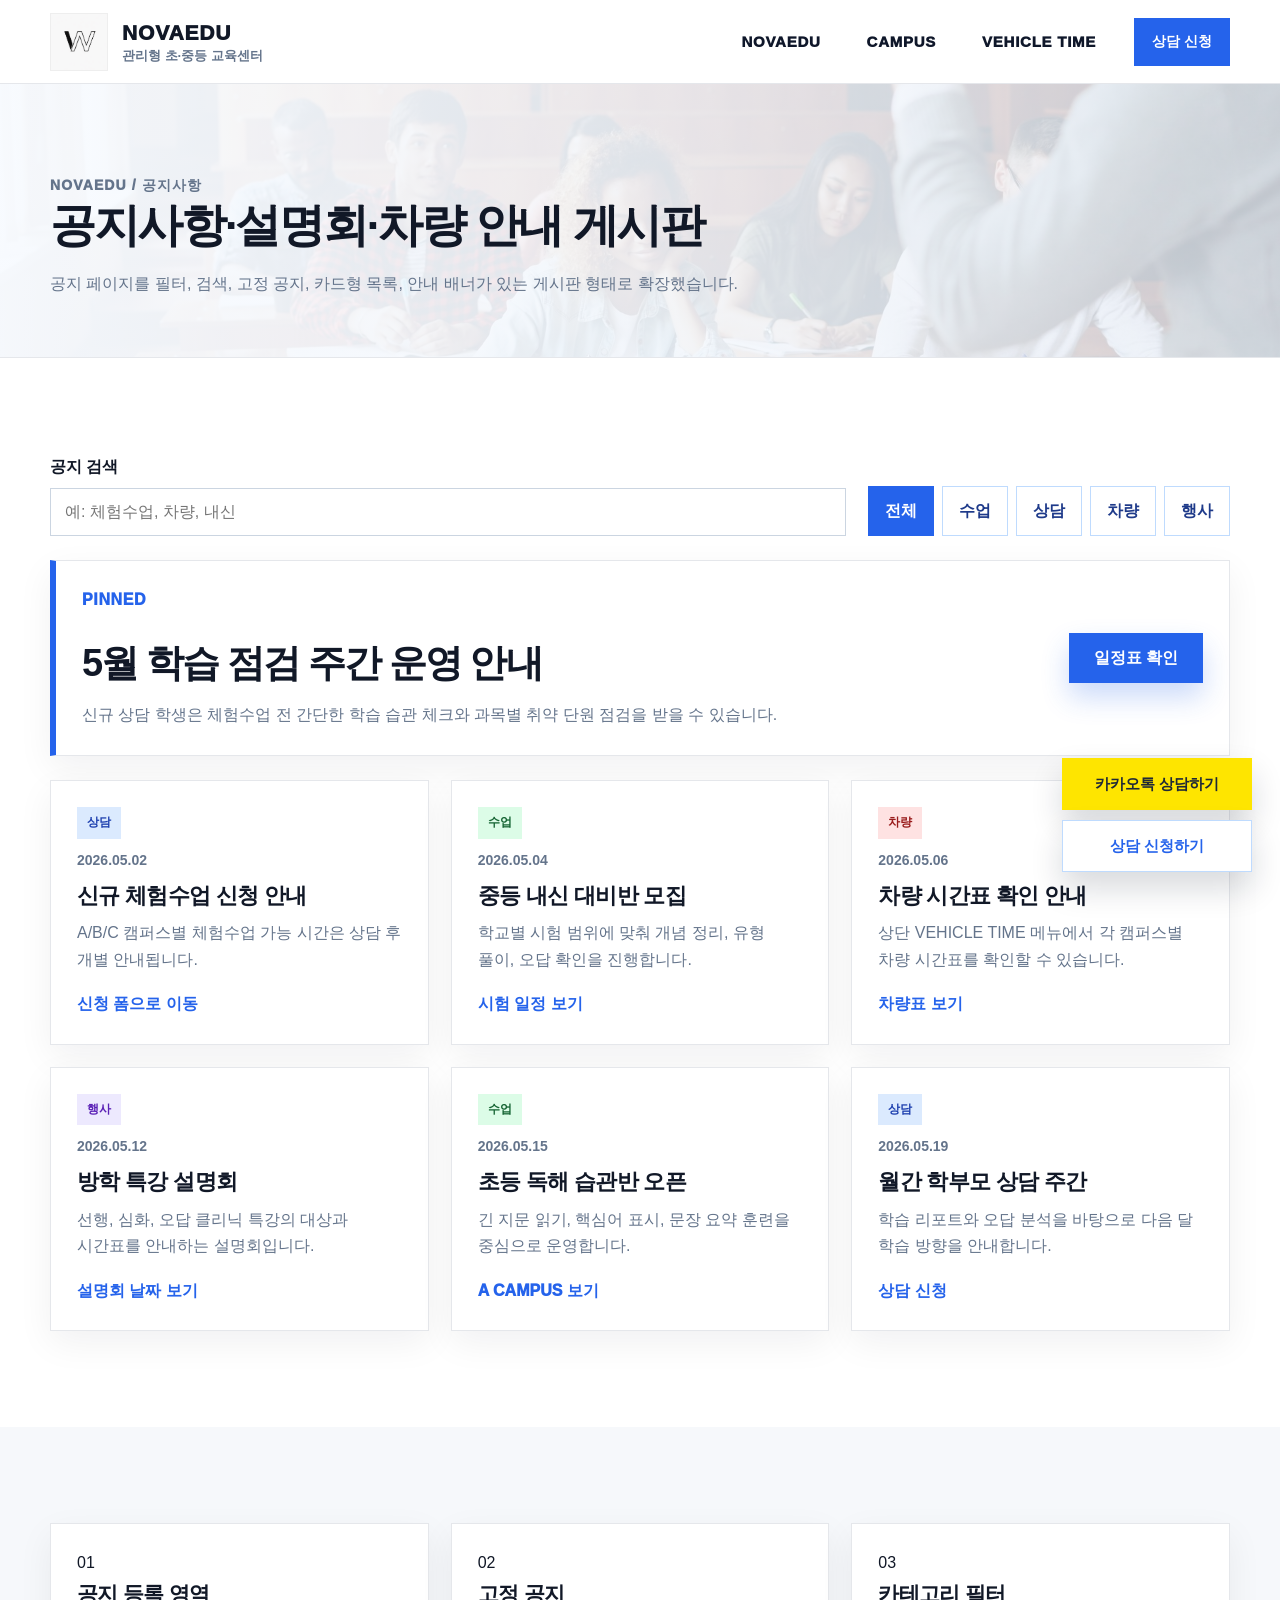
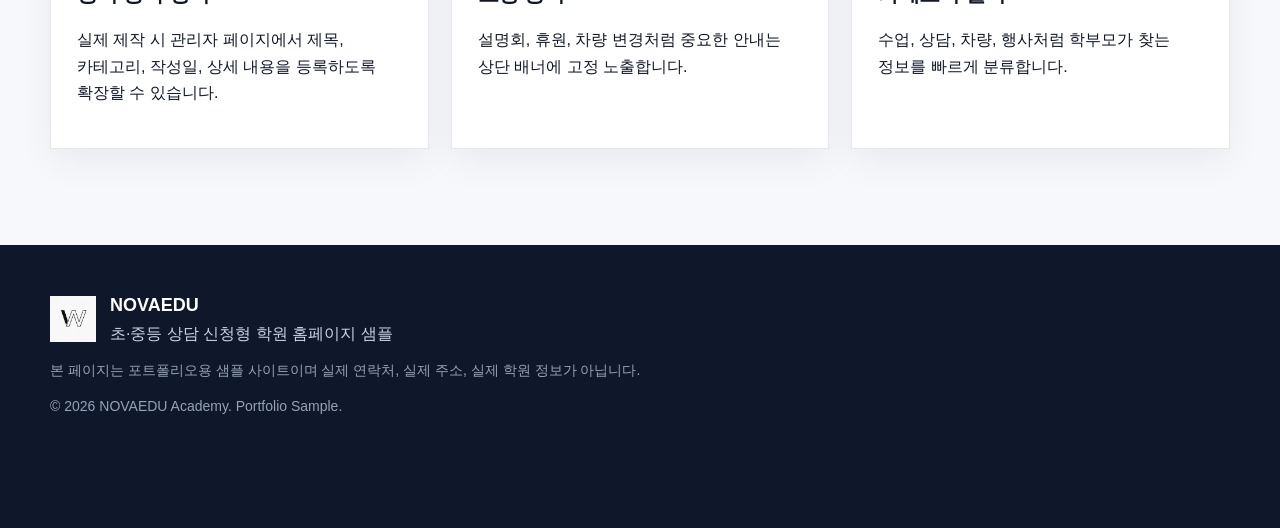
<file: notice.html>
<!DOCTYPE html>
<html lang="ko">
<head>
  <meta charset="UTF-8" />
  <meta name="viewport" content="width=device-width, initial-scale=1.0" />
  <title>공지사항 | 노바에듀</title>
  <meta name="description" content="노바에듀 공지사항 샘플 페이지입니다." />
  <link rel="stylesheet" href="assets/css/variables.css" />
  <link rel="stylesheet" href="assets/css/base.css" />
  <link rel="stylesheet" href="assets/css/layout.css" />
  <link rel="stylesheet" href="assets/css/components.css" />
  <link rel="stylesheet" href="assets/css/pages.css" />
  <link rel="stylesheet" href="assets/css/responsive.css" />
  <link rel="stylesheet" href="assets/css/enhancements.css" />
</head>
<body>
<header class="site-header" id="top">
  <div class="container header-inner">
    <a href="index.html" class="logo" aria-label="노바에듀 홈으로 이동">
      <img src="assets/images/logo.png" alt="노바에듀 로고" class="logo-image" />
      <span class="logo-text">
        <strong>NOVAEDU</strong>
        <small>관리형 초·중등 교육센터</small>
      </span>
    </a>

    <button class="mobile-menu-button" type="button" aria-label="메뉴 열기" aria-expanded="false">
      <span></span><span></span><span></span>
    </button>

    <nav class="main-nav" aria-label="주요 메뉴">
      <div class="nav-item has-dropdown">
        <button class="nav-trigger" type="button" aria-expanded="false">NOVAEDU</button>
        <div class="dropdown-menu" role="menu">
          <a href="intro.html">소개</a>
          <a href="notice.html">공지사항</a>
          <a href="schedule.html">일정표</a>
        </div>
      </div>
      <div class="nav-item has-dropdown">
        <button class="nav-trigger" type="button" aria-expanded="false">CAMPUS</button>
        <div class="dropdown-menu" role="menu">
          <a href="campus-a.html">A CAMPUS</a>
          <a href="campus-b.html">B CAMPUS</a>
          <a href="campus-c.html">C CAMPUS</a>
        </div>
      </div>
      <div class="nav-item has-dropdown">
        <button class="nav-trigger" type="button" aria-expanded="false">VEHICLE TIME</button>
        <div class="dropdown-menu" role="menu">
          <a href="vehicle-a.html">A CAMPUS</a>
          <a href="vehicle-b.html">B CAMPUS</a>
          <a href="vehicle-c.html">C CAMPUS</a>
        </div>
      </div>
    </nav>

    <a href="index.html#trial" class="header-cta">상담 신청</a>
  </div>
</header>
<main>
  <section class="page-hero">
    <div class="container">
      <p class="breadcrumb">NOVAEDU / 공지사항</p>
      <h1>공지사항·설명회·차량 안내 게시판</h1>
      <p>공지 페이지를 필터, 검색, 고정 공지, 카드형 목록, 안내 배너가 있는 게시판 형태로 확장했습니다.</p>
    </div>
  </section>

  <section class="section">
    <div class="container">
      <div class="notice-tools">
        <div class="notice-search"><label for="noticeSearch">공지 검색</label><input type="search" id="noticeSearch" placeholder="예: 체험수업, 차량, 내신" /></div>
        <div class="notice-filter" aria-label="공지 카테고리 필터">
          <button type="button" class="notice-filter-button is-active" data-notice-filter="all">전체</button>
          <button type="button" class="notice-filter-button" data-notice-filter="class">수업</button>
          <button type="button" class="notice-filter-button" data-notice-filter="consult">상담</button>
          <button type="button" class="notice-filter-button" data-notice-filter="vehicle">차량</button>
          <button type="button" class="notice-filter-button" data-notice-filter="event">행사</button>
        </div>
      </div>

      <div class="pinned-notice">
        <div><span class="notice-meta">PINNED</span><h2>5월 학습 점검 주간 운영 안내</h2><p>신규 상담 학생은 체험수업 전 간단한 학습 습관 체크와 과목별 취약 단원 점검을 받을 수 있습니다.</p></div>
        <a href="schedule.html" class="btn btn-primary">일정표 확인</a>
      </div>

      <div class="notice-board-grid" id="noticeBoard">
        <article class="notice-card rich-notice" data-notice-card data-category="consult" data-title="신규 체험수업 신청 안내"><span class="notice-badge consult">상담</span><time>2026.05.02</time><h3>신규 체험수업 신청 안내</h3><p>A/B/C 캠퍼스별 체험수업 가능 시간은 상담 후 개별 안내됩니다.</p><a href="index.html#trial">신청 폼으로 이동</a></article>
        <article class="notice-card rich-notice" data-notice-card data-category="class" data-title="중등 내신 대비반 모집"><span class="notice-badge class">수업</span><time>2026.05.04</time><h3>중등 내신 대비반 모집</h3><p>학교별 시험 범위에 맞춰 개념 정리, 유형 풀이, 오답 확인을 진행합니다.</p><a href="schedule.html">시험 일정 보기</a></article>
        <article class="notice-card rich-notice" data-notice-card data-category="vehicle" data-title="차량 시간표 확인 안내"><span class="notice-badge vehicle">차량</span><time>2026.05.06</time><h3>차량 시간표 확인 안내</h3><p>상단 VEHICLE TIME 메뉴에서 각 캠퍼스별 차량 시간표를 확인할 수 있습니다.</p><a href="vehicle-a.html">차량표 보기</a></article>
        <article class="notice-card rich-notice" data-notice-card data-category="event" data-title="방학 특강 설명회"><span class="notice-badge event">행사</span><time>2026.05.12</time><h3>방학 특강 설명회</h3><p>선행, 심화, 오답 클리닉 특강의 대상과 시간표를 안내하는 설명회입니다.</p><a href="schedule.html">설명회 날짜 보기</a></article>
        <article class="notice-card rich-notice" data-notice-card data-category="class" data-title="초등 독해 습관반 오픈"><span class="notice-badge class">수업</span><time>2026.05.15</time><h3>초등 독해 습관반 오픈</h3><p>긴 지문 읽기, 핵심어 표시, 문장 요약 훈련을 중심으로 운영합니다.</p><a href="campus-a.html">A CAMPUS 보기</a></article>
        <article class="notice-card rich-notice" data-notice-card data-category="consult" data-title="월간 학부모 상담 주간"><span class="notice-badge consult">상담</span><time>2026.05.19</time><h3>월간 학부모 상담 주간</h3><p>학습 리포트와 오답 분석을 바탕으로 다음 달 학습 방향을 안내합니다.</p><a href="index.html#trial">상담 신청</a></article>
      </div>
      <p class="notice-empty" id="noticeEmpty">검색 조건에 맞는 공지가 없습니다.</p>
    </div>
  </section>

  <section class="section soft-section">
    <div class="container notice-guide-grid">
      <article><span>01</span><h3>공지 등록 영역</h3><p>실제 제작 시 관리자 페이지에서 제목, 카테고리, 작성일, 상세 내용을 등록하도록 확장할 수 있습니다.</p></article>
      <article><span>02</span><h3>고정 공지</h3><p>설명회, 휴원, 차량 변경처럼 중요한 안내는 상단 배너에 고정 노출합니다.</p></article>
      <article><span>03</span><h3>카테고리 필터</h3><p>수업, 상담, 차량, 행사처럼 학부모가 찾는 정보를 빠르게 분류합니다.</p></article>
    </div>
  </section>
</main>
<div class="floating-contact" aria-label="상담 바로가기">
  <a class="floating-kakao" href="https://pf.kakao.com/_xhDLjX" target="_blank" rel="noopener">카카오톡 상담하기</a>
  <a class="floating-trial" href="index.html#trial">상담 신청하기</a>
</div>
<footer class="site-footer">
  <div class="container footer-inner">
    <div class="footer-brand">
      <img src="assets/images/logo.png" alt="노바에듀 로고" />
      <div>
        <strong>NOVAEDU</strong>
        <p>초·중등 상담 신청형 학원 홈페이지 샘플</p>
      </div>
    </div>
    <p class="footer-note">본 페이지는 포트폴리오용 샘플 사이트이며 실제 연락처, 실제 주소, 실제 학원 정보가 아닙니다.</p>
    <p class="copyright">© <span id="year"></span> NOVAEDU Academy. Portfolio Sample.</p>
  </div>
</footer>
  <script src="assets/js/navigation.js"></script>
  <script src="assets/js/accordion.js"></script>
  <script src="assets/js/form.js"></script>
  <script src="assets/js/main.js"></script>
  <script src="assets/js/enhancements.js"></script>
</body>
</html>
</file>
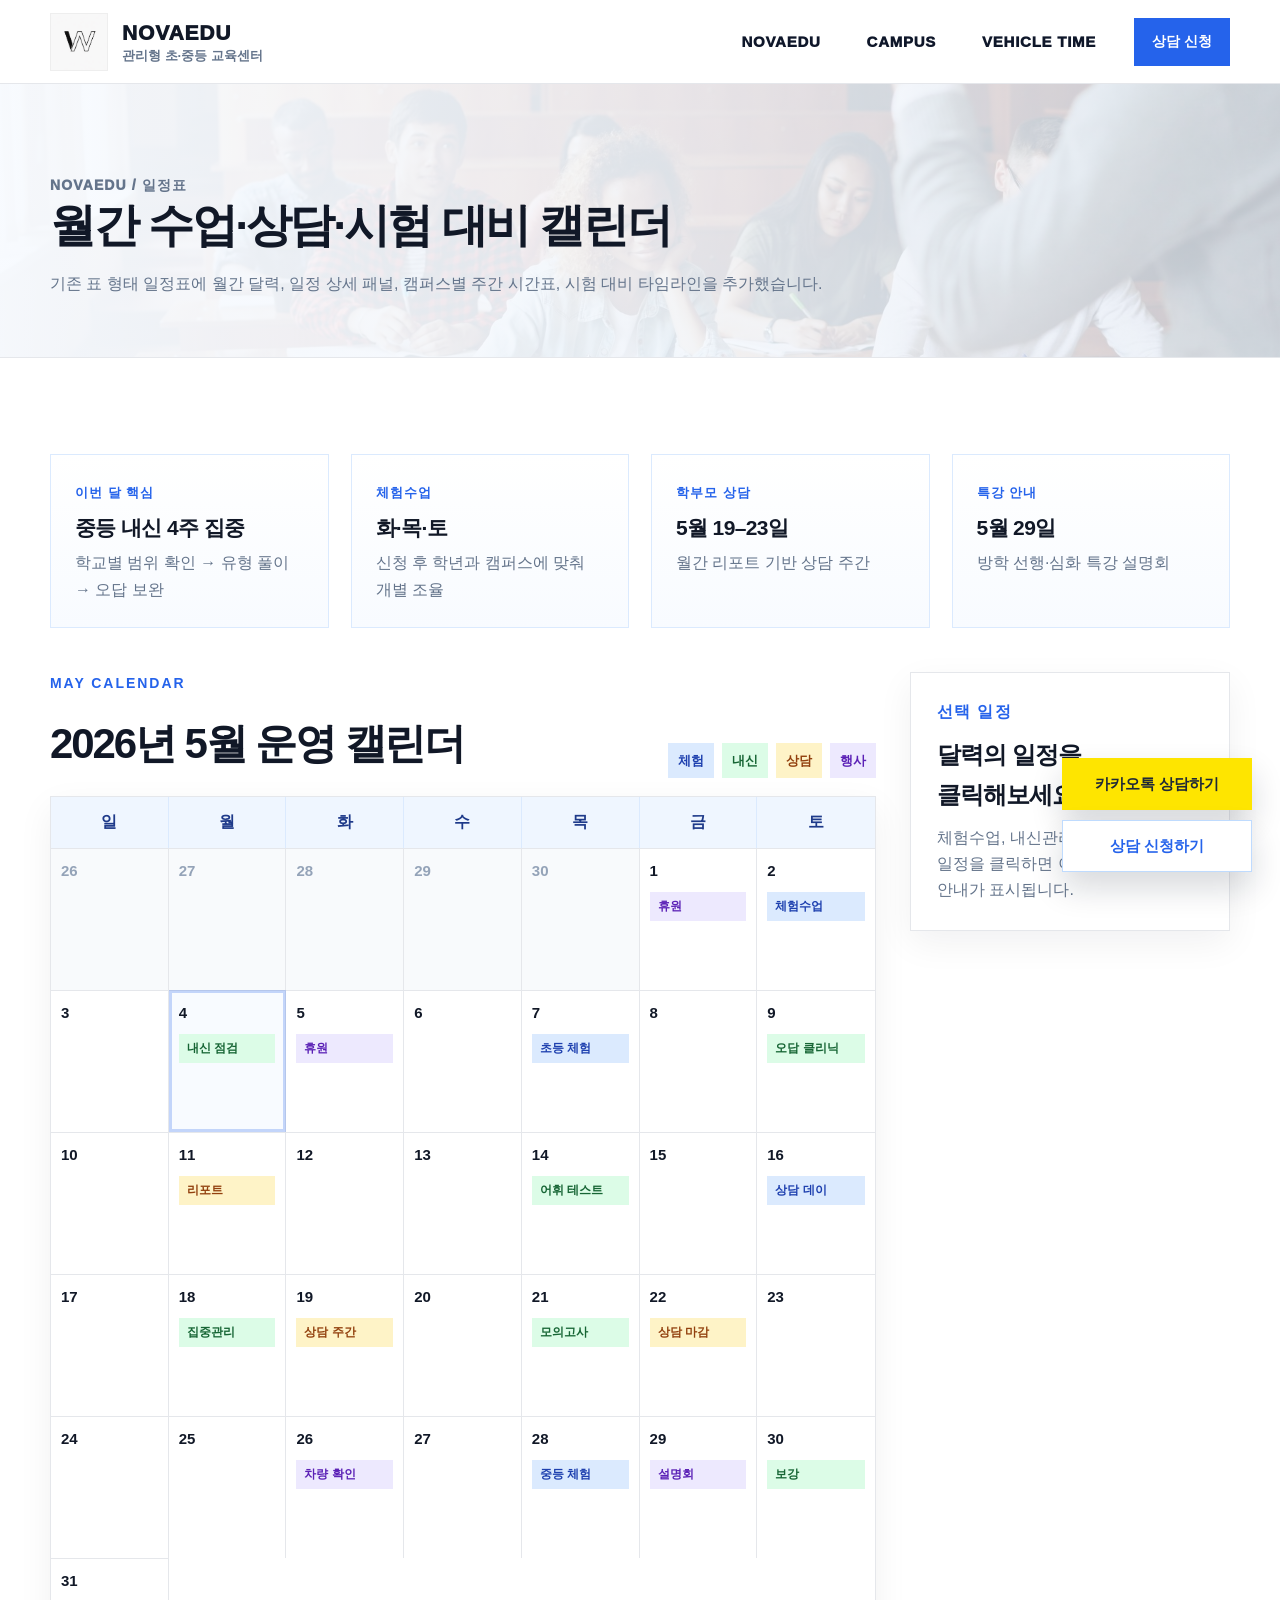
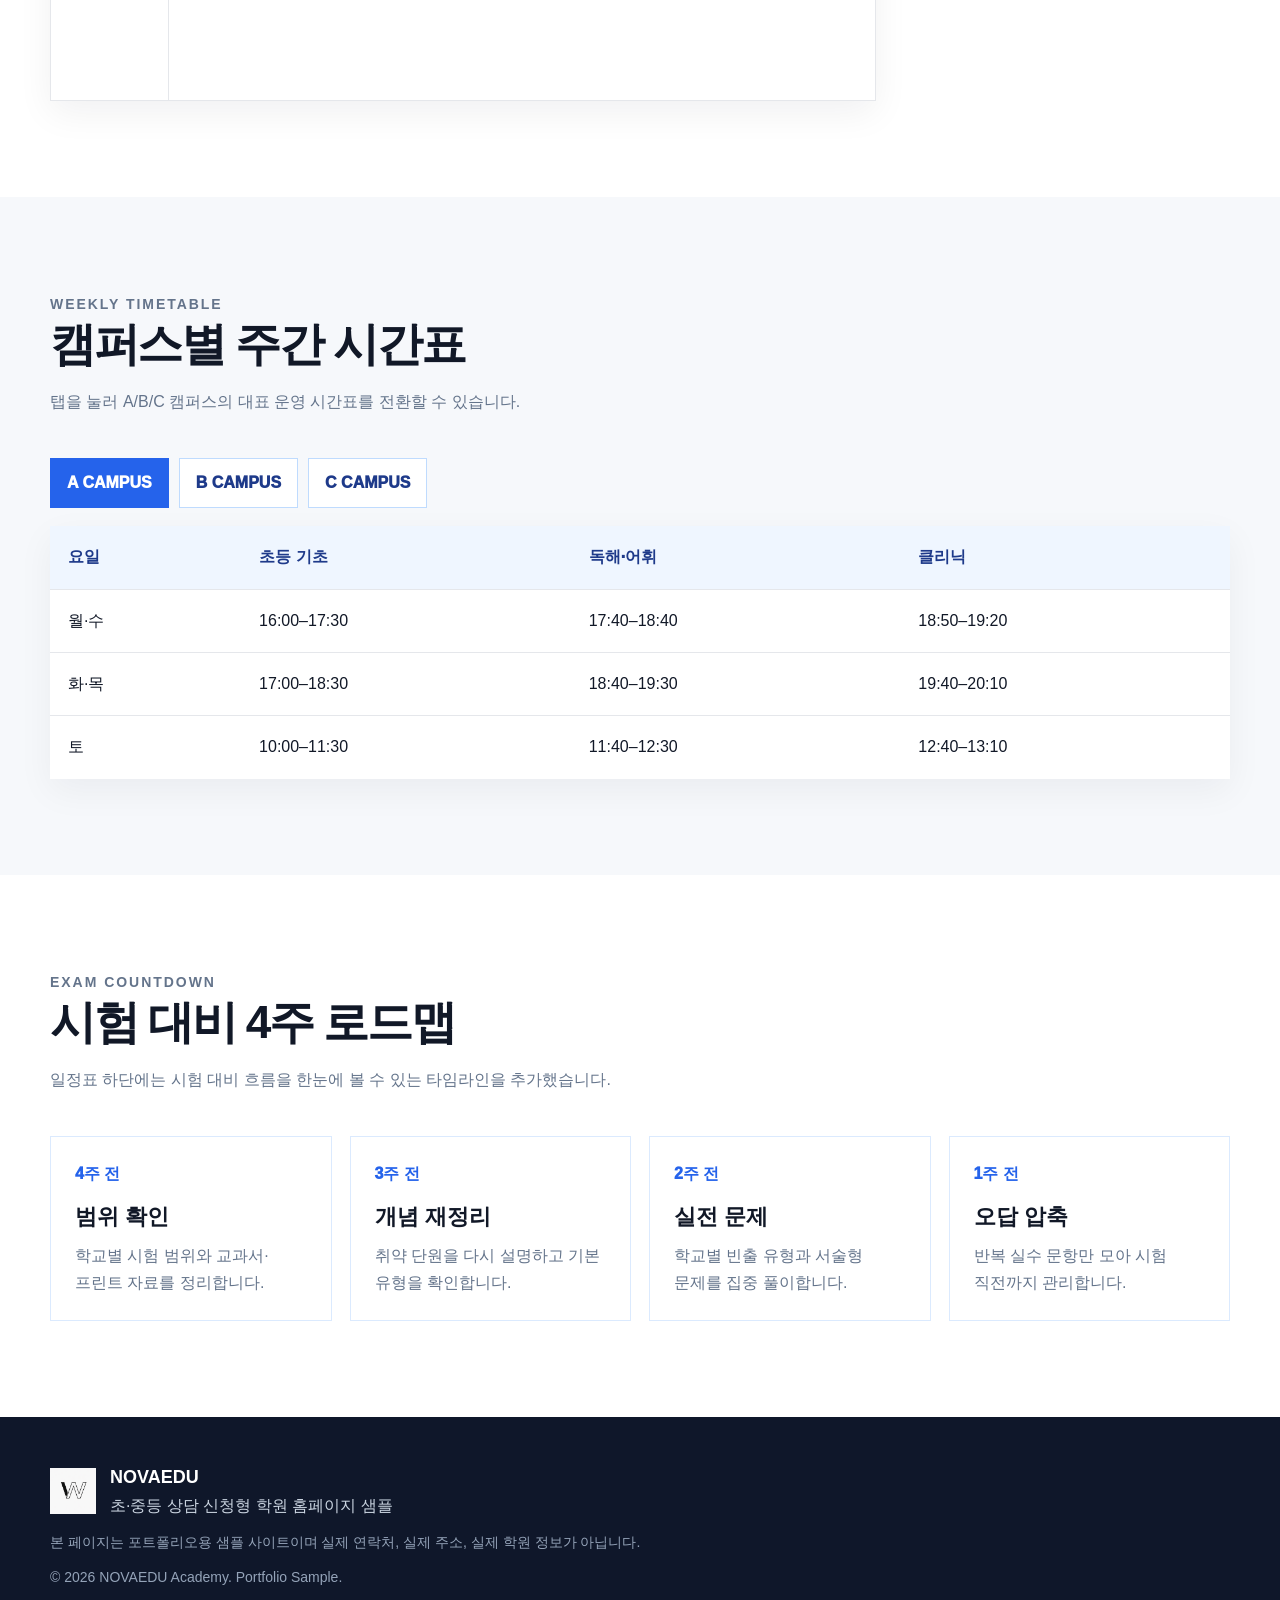
<file: schedule.html>
<!DOCTYPE html>
<html lang="ko">
<head>
  <meta charset="UTF-8" />
  <meta name="viewport" content="width=device-width, initial-scale=1.0" />
  <title>일정표 | 노바에듀</title>
  <meta name="description" content="노바에듀 월간 일정표 샘플 페이지입니다." />
  <link rel="stylesheet" href="assets/css/variables.css" />
  <link rel="stylesheet" href="assets/css/base.css" />
  <link rel="stylesheet" href="assets/css/layout.css" />
  <link rel="stylesheet" href="assets/css/components.css" />
  <link rel="stylesheet" href="assets/css/pages.css" />
  <link rel="stylesheet" href="assets/css/responsive.css" />
  <link rel="stylesheet" href="assets/css/enhancements.css" />
</head>
<body>
<header class="site-header" id="top">
  <div class="container header-inner">
    <a href="index.html" class="logo" aria-label="노바에듀 홈으로 이동">
      <img src="assets/images/logo.png" alt="노바에듀 로고" class="logo-image" />
      <span class="logo-text">
        <strong>NOVAEDU</strong>
        <small>관리형 초·중등 교육센터</small>
      </span>
    </a>

    <button class="mobile-menu-button" type="button" aria-label="메뉴 열기" aria-expanded="false">
      <span></span><span></span><span></span>
    </button>

    <nav class="main-nav" aria-label="주요 메뉴">
      <div class="nav-item has-dropdown">
        <button class="nav-trigger" type="button" aria-expanded="false">NOVAEDU</button>
        <div class="dropdown-menu" role="menu">
          <a href="intro.html">소개</a>
          <a href="notice.html">공지사항</a>
          <a href="schedule.html">일정표</a>
        </div>
      </div>
      <div class="nav-item has-dropdown">
        <button class="nav-trigger" type="button" aria-expanded="false">CAMPUS</button>
        <div class="dropdown-menu" role="menu">
          <a href="campus-a.html">A CAMPUS</a>
          <a href="campus-b.html">B CAMPUS</a>
          <a href="campus-c.html">C CAMPUS</a>
        </div>
      </div>
      <div class="nav-item has-dropdown">
        <button class="nav-trigger" type="button" aria-expanded="false">VEHICLE TIME</button>
        <div class="dropdown-menu" role="menu">
          <a href="vehicle-a.html">A CAMPUS</a>
          <a href="vehicle-b.html">B CAMPUS</a>
          <a href="vehicle-c.html">C CAMPUS</a>
        </div>
      </div>
    </nav>

    <a href="index.html#trial" class="header-cta">상담 신청</a>
  </div>
</header>
<main>
  <section class="page-hero">
    <div class="container">
      <p class="breadcrumb">NOVAEDU / 일정표</p>
      <h1>월간 수업·상담·시험 대비 캘린더</h1>
      <p>기존 표 형태 일정표에 월간 달력, 일정 상세 패널, 캠퍼스별 주간 시간표, 시험 대비 타임라인을 추가했습니다.</p>
    </div>
  </section>

  <section class="section">
    <div class="container">
      <div class="schedule-summary-grid">
        <article><span>이번 달 핵심</span><strong>중등 내신 4주 집중</strong><p>학교별 범위 확인 → 유형 풀이 → 오답 보완</p></article>
        <article><span>체험수업</span><strong>화·목·토</strong><p>신청 후 학년과 캠퍼스에 맞춰 개별 조율</p></article>
        <article><span>학부모 상담</span><strong>5월 19–23일</strong><p>월간 리포트 기반 상담 주간</p></article>
        <article><span>특강 안내</span><strong>5월 29일</strong><p>방학 선행·심화 특강 설명회</p></article>
      </div>

      <div class="calendar-layout">
        <div class="calendar-main">
          <div class="calendar-toolbar">
            <div><p class="eyebrow">May Calendar</p><h2>2026년 5월 운영 캘린더</h2></div>
            <div class="calendar-legend"><span class="legend trial">체험</span><span class="legend exam">내신</span><span class="legend consult">상담</span><span class="legend event">행사</span></div>
          </div>
          <div class="calendar-shell" role="grid" aria-label="2026년 5월 노바에듀 일정표">
            <div class="calendar-weekdays"><span>일</span><span>월</span><span>화</span><span>수</span><span>목</span><span>금</span><span>토</span></div>
            <div class="calendar-grid">
              <div class="calendar-day muted"><b>26</b></div><div class="calendar-day muted"><b>27</b></div><div class="calendar-day muted"><b>28</b></div><div class="calendar-day muted"><b>29</b></div><div class="calendar-day muted"><b>30</b></div>
              <div class="calendar-day"><b>1</b><button type="button" class="calendar-event event" data-date="5월 1일" data-title="근로자의 날 휴원 안내" data-desc="정규 수업은 휴강이며, 보강 일정은 캠퍼스별로 별도 안내됩니다.">휴원</button></div>
              <div class="calendar-day"><b>2</b><button type="button" class="calendar-event trial" data-date="5월 2일" data-title="토요 체험수업" data-desc="초등·중등 신규 상담 학생 대상 체험수업 샘플 일정입니다.">체험수업</button></div>
              <div class="calendar-day"><b>3</b></div>
              <div class="calendar-day today"><b>4</b><button type="button" class="calendar-event exam" data-date="5월 4일" data-title="중등 내신 1차 점검" data-desc="학교별 시험 범위와 단원별 취약도를 확인합니다.">내신 점검</button></div>
              <div class="calendar-day"><b>5</b><button type="button" class="calendar-event event" data-date="5월 5일" data-title="어린이날 휴원" data-desc="휴원일이며 보강 대상 학생에게 개별 안내가 진행됩니다.">휴원</button></div>
              <div class="calendar-day"><b>6</b></div>
              <div class="calendar-day"><b>7</b><button type="button" class="calendar-event trial" data-date="5월 7일" data-title="초등 체험수업" data-desc="기초 개념반, 독해 습관반 체험이 가능한 샘플 일정입니다.">초등 체험</button></div>
              <div class="calendar-day"><b>8</b></div>
              <div class="calendar-day"><b>9</b><button type="button" class="calendar-event exam" data-date="5월 9일" data-title="토요 오답 클리닉" data-desc="중등 수학 오답 재풀이와 서술형 풀이 점검을 진행합니다.">오답 클리닉</button></div>
              <div class="calendar-day"><b>10</b></div>
              <div class="calendar-day"><b>11</b><button type="button" class="calendar-event consult" data-date="5월 11일" data-title="월간 리포트 발송" data-desc="학생별 과제 수행률, 오답 유형, 다음 목표를 정리해 공유합니다.">리포트</button></div>
              <div class="calendar-day"><b>12</b></div>
              <div class="calendar-day"><b>13</b></div>
              <div class="calendar-day"><b>14</b><button type="button" class="calendar-event exam" data-date="5월 14일" data-title="영어 어휘 테스트" data-desc="중등 내신 대비 어휘 누적 테스트와 미통과자 보강을 진행합니다.">어휘 테스트</button></div>
              <div class="calendar-day"><b>15</b></div>
              <div class="calendar-day"><b>16</b><button type="button" class="calendar-event trial" data-date="5월 16일" data-title="토요 상담 데이" data-desc="방문 상담과 체험수업을 같은 날 진행할 수 있는 샘플 일정입니다.">상담 데이</button></div>
              <div class="calendar-day"><b>17</b></div>
              <div class="calendar-day"><b>18</b><button type="button" class="calendar-event exam" data-date="5월 18일" data-title="시험 2주 전 집중관리" data-desc="학교별 예상 문제 풀이와 취약 유형 보완을 시작합니다.">집중관리</button></div>
              <div class="calendar-day"><b>19</b><button type="button" class="calendar-event consult" data-date="5월 19일" data-title="학부모 상담 주간 시작" data-desc="월간 리포트를 바탕으로 전화·방문·카카오 상담을 조율합니다.">상담 주간</button></div>
              <div class="calendar-day"><b>20</b></div>
              <div class="calendar-day"><b>21</b><button type="button" class="calendar-event exam" data-date="5월 21일" data-title="내신 실전 모의고사" data-desc="시간 제한을 두고 실전 문제를 풀어보고 오답을 정리합니다.">모의고사</button></div>
              <div class="calendar-day"><b>22</b><button type="button" class="calendar-event consult" data-date="5월 22일" data-title="상담 주간 마감" data-desc="상담 후 다음 달 학습 계획과 보강 일정을 정리합니다.">상담 마감</button></div>
              <div class="calendar-day"><b>23</b></div>
              <div class="calendar-day"><b>24</b></div>
              <div class="calendar-day"><b>25</b></div>
              <div class="calendar-day"><b>26</b><button type="button" class="calendar-event event" data-date="5월 26일" data-title="차량 노선 확인" data-desc="캠퍼스별 차량 탑승 장소와 시간 변경 여부를 확인합니다.">차량 확인</button></div>
              <div class="calendar-day"><b>27</b></div>
              <div class="calendar-day"><b>28</b><button type="button" class="calendar-event trial" data-date="5월 28일" data-title="중등 체험수업" data-desc="내신 관리반 수업 방식과 오답 관리 흐름을 체험합니다.">중등 체험</button></div>
              <div class="calendar-day"><b>29</b><button type="button" class="calendar-event event" data-date="5월 29일" data-title="방학 특강 설명회" data-desc="선행·심화·클리닉 특강 구성과 수강 대상을 안내합니다.">설명회</button></div>
              <div class="calendar-day"><b>30</b><button type="button" class="calendar-event exam" data-date="5월 30일" data-title="토요 보강" data-desc="미완료 과제와 오답 재풀이를 보완하는 토요 보강입니다.">보강</button></div>
              <div class="calendar-day"><b>31</b></div>
            </div>
          </div>
        </div>
        <aside class="calendar-detail" id="calendarDetail">
          <span>선택 일정</span>
          <h3>달력의 일정을 클릭해보세요.</h3>
          <p>체험수업, 내신관리, 상담, 행사 일정을 클릭하면 이 영역에 상세 안내가 표시됩니다.</p>
        </aside>
      </div>
    </div>
  </section>

  <section class="section soft-section">
    <div class="container">
      <div class="section-heading">
        <p class="eyebrow">Weekly Timetable</p>
        <h2>캠퍼스별 주간 시간표</h2>
        <p>탭을 눌러 A/B/C 캠퍼스의 대표 운영 시간표를 전환할 수 있습니다.</p>
      </div>
      <div class="tab-buttons" aria-label="캠퍼스 시간표 선택">
        <button type="button" class="js-tab-button is-active" data-tab-group="schedule" data-tab-target="schedule-a">A CAMPUS</button>
        <button type="button" class="js-tab-button" data-tab-group="schedule" data-tab-target="schedule-b">B CAMPUS</button>
        <button type="button" class="js-tab-button" data-tab-group="schedule" data-tab-target="schedule-c">C CAMPUS</button>
      </div>
      <div class="tab-panel is-active" data-tab-group="schedule" data-tab-panel="schedule-a">
        <table class="calendar-table rich-table"><thead><tr><th>요일</th><th>초등 기초</th><th>독해·어휘</th><th>클리닉</th></tr></thead><tbody><tr><td>월·수</td><td>16:00–17:30</td><td>17:40–18:40</td><td>18:50–19:20</td></tr><tr><td>화·목</td><td>17:00–18:30</td><td>18:40–19:30</td><td>19:40–20:10</td></tr><tr><td>토</td><td>10:00–11:30</td><td>11:40–12:30</td><td>12:40–13:10</td></tr></tbody></table>
      </div>
      <div class="tab-panel" data-tab-group="schedule" data-tab-panel="schedule-b">
        <table class="calendar-table rich-table"><thead><tr><th>요일</th><th>중1</th><th>중2</th><th>중3</th></tr></thead><tbody><tr><td>월·수·금</td><td>18:00–19:30</td><td>19:40–21:10</td><td>20:00–21:50</td></tr><tr><td>화·목</td><td>18:30–20:00</td><td>19:00–20:30</td><td>20:30–22:00</td></tr><tr><td>토</td><td>10:00–12:00</td><td>12:30–14:30</td><td>15:00–17:00</td></tr></tbody></table>
      </div>
      <div class="tab-panel" data-tab-group="schedule" data-tab-panel="schedule-c">
        <table class="calendar-table rich-table"><thead><tr><th>구분</th><th>심화 수학</th><th>서술형 영어</th><th>특강/보강</th></tr></thead><tbody><tr><td>평일</td><td>19:00–20:40</td><td>20:50–22:00</td><td>상담 후 조율</td></tr><tr><td>금</td><td>18:30–20:30</td><td>20:40–21:50</td><td>오답 클리닉</td></tr><tr><td>토</td><td>10:00–12:30</td><td>13:00–15:00</td><td>15:20–16:30</td></tr></tbody></table>
      </div>
    </div>
  </section>

  <section class="section">
    <div class="container">
      <div class="section-heading">
        <p class="eyebrow">Exam Countdown</p>
        <h2>시험 대비 4주 로드맵</h2>
        <p>일정표 하단에는 시험 대비 흐름을 한눈에 볼 수 있는 타임라인을 추가했습니다.</p>
      </div>
      <ol class="timeline-roadmap">
        <li><span>4주 전</span><strong>범위 확인</strong><p>학교별 시험 범위와 교과서·프린트 자료를 정리합니다.</p></li>
        <li><span>3주 전</span><strong>개념 재정리</strong><p>취약 단원을 다시 설명하고 기본 유형을 확인합니다.</p></li>
        <li><span>2주 전</span><strong>실전 문제</strong><p>학교별 빈출 유형과 서술형 문제를 집중 풀이합니다.</p></li>
        <li><span>1주 전</span><strong>오답 압축</strong><p>반복 실수 문항만 모아 시험 직전까지 관리합니다.</p></li>
      </ol>
    </div>
  </section>
</main>
<div class="floating-contact" aria-label="상담 바로가기">
  <a class="floating-kakao" href="https://pf.kakao.com/_xhDLjX" target="_blank" rel="noopener">카카오톡 상담하기</a>
  <a class="floating-trial" href="index.html#trial">상담 신청하기</a>
</div>
<footer class="site-footer">
  <div class="container footer-inner">
    <div class="footer-brand">
      <img src="assets/images/logo.png" alt="노바에듀 로고" />
      <div>
        <strong>NOVAEDU</strong>
        <p>초·중등 상담 신청형 학원 홈페이지 샘플</p>
      </div>
    </div>
    <p class="footer-note">본 페이지는 포트폴리오용 샘플 사이트이며 실제 연락처, 실제 주소, 실제 학원 정보가 아닙니다.</p>
    <p class="copyright">© <span id="year"></span> NOVAEDU Academy. Portfolio Sample.</p>
  </div>
</footer>
  <script src="assets/js/navigation.js"></script>
  <script src="assets/js/accordion.js"></script>
  <script src="assets/js/form.js"></script>
  <script src="assets/js/main.js"></script>
  <script src="assets/js/enhancements.js"></script>
</body>
</html>
</file>
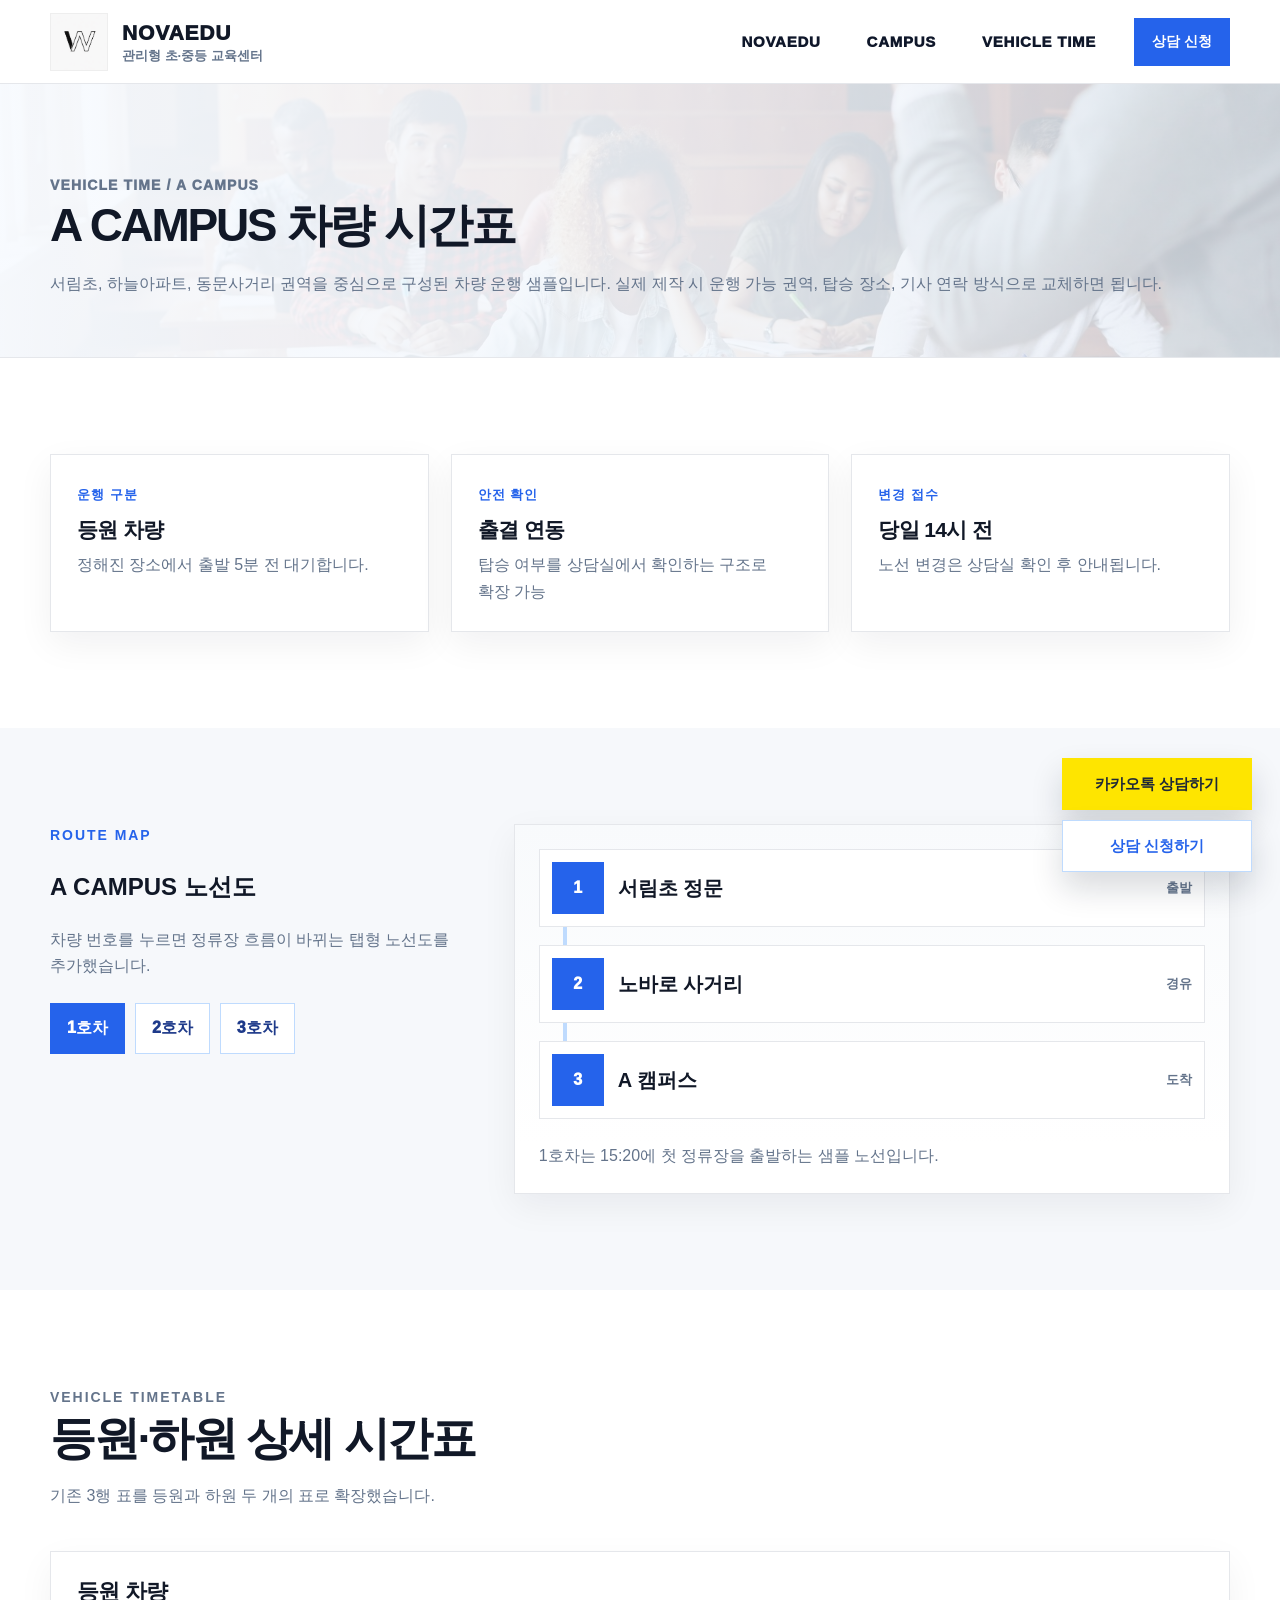
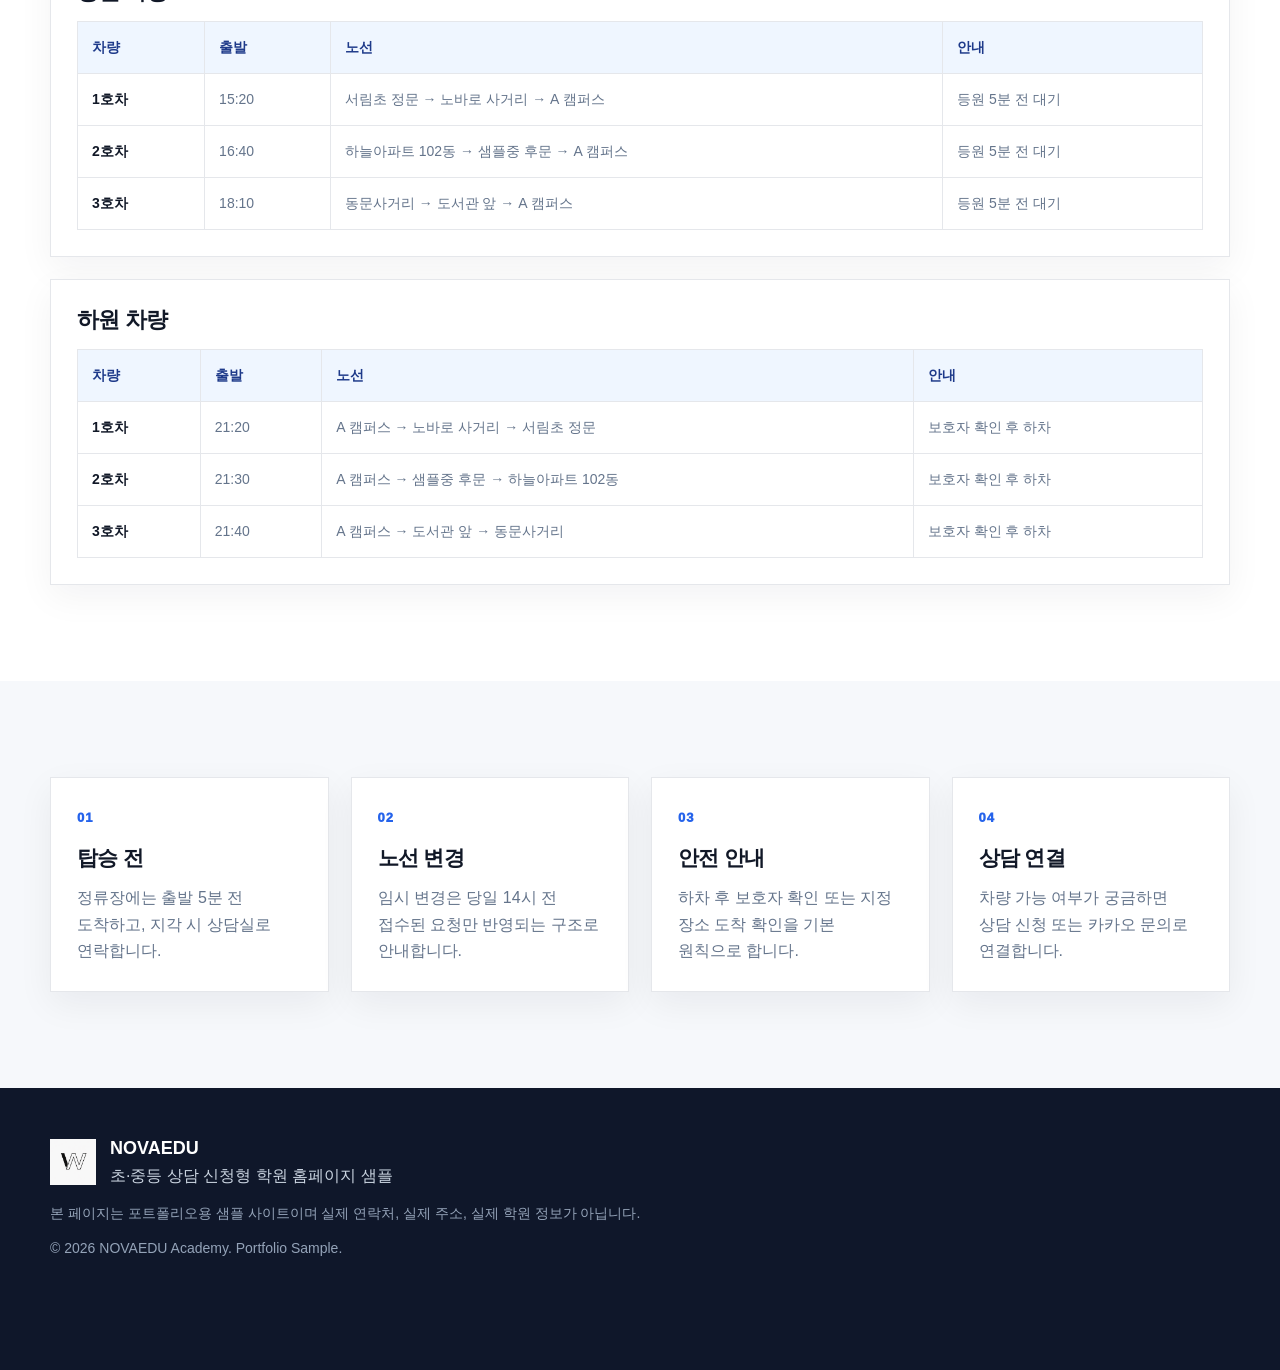
<file: vehicle-a.html>
<!DOCTYPE html>
<html lang="ko">
<head>
  <meta charset="UTF-8" />
  <meta name="viewport" content="width=device-width, initial-scale=1.0" />
  <title>A CAMPUS 차량 시간표 | 노바에듀</title>
  <meta name="description" content="노바에듀 A CAMPUS 차량 시간표 샘플 페이지입니다." />
  <link rel="stylesheet" href="assets/css/variables.css" />
  <link rel="stylesheet" href="assets/css/base.css" />
  <link rel="stylesheet" href="assets/css/layout.css" />
  <link rel="stylesheet" href="assets/css/components.css" />
  <link rel="stylesheet" href="assets/css/pages.css" />
  <link rel="stylesheet" href="assets/css/responsive.css" />
  <link rel="stylesheet" href="assets/css/enhancements.css" />
</head>
<body>
<header class="site-header" id="top">
  <div class="container header-inner">
    <a href="index.html" class="logo" aria-label="노바에듀 홈으로 이동">
      <img src="assets/images/logo.png" alt="노바에듀 로고" class="logo-image" />
      <span class="logo-text">
        <strong>NOVAEDU</strong>
        <small>관리형 초·중등 교육센터</small>
      </span>
    </a>

    <button class="mobile-menu-button" type="button" aria-label="메뉴 열기" aria-expanded="false">
      <span></span><span></span><span></span>
    </button>

    <nav class="main-nav" aria-label="주요 메뉴">
      <div class="nav-item has-dropdown">
        <button class="nav-trigger" type="button" aria-expanded="false">NOVAEDU</button>
        <div class="dropdown-menu" role="menu">
          <a href="intro.html">소개</a>
          <a href="notice.html">공지사항</a>
          <a href="schedule.html">일정표</a>
        </div>
      </div>
      <div class="nav-item has-dropdown">
        <button class="nav-trigger" type="button" aria-expanded="false">CAMPUS</button>
        <div class="dropdown-menu" role="menu">
          <a href="campus-a.html">A CAMPUS</a>
          <a href="campus-b.html">B CAMPUS</a>
          <a href="campus-c.html">C CAMPUS</a>
        </div>
      </div>
      <div class="nav-item has-dropdown">
        <button class="nav-trigger" type="button" aria-expanded="false">VEHICLE TIME</button>
        <div class="dropdown-menu" role="menu">
          <a href="vehicle-a.html">A CAMPUS</a>
          <a href="vehicle-b.html">B CAMPUS</a>
          <a href="vehicle-c.html">C CAMPUS</a>
        </div>
      </div>
    </nav>

    <a href="index.html#trial" class="header-cta">상담 신청</a>
  </div>
</header>
<main>
  <section class="page-hero">
    <div class="container">
      <p class="breadcrumb">VEHICLE TIME / A CAMPUS</p>
      <h1>A CAMPUS 차량 시간표</h1>
      <p>서림초, 하늘아파트, 동문사거리 권역을 중심으로 구성된 차량 운행 샘플입니다. 실제 제작 시 운행 가능 권역, 탑승 장소, 기사 연락 방식으로 교체하면 됩니다.</p>
    </div>
  </section>

  <section class="section">
    <div class="container vehicle-dashboard-grid">
      <article class="vehicle-summary-card"><span>운행 구분</span><strong>등원 차량</strong><p>정해진 장소에서 출발 5분 전 대기합니다.</p></article>
      <article class="vehicle-summary-card"><span>안전 확인</span><strong>출결 연동</strong><p>탑승 여부를 상담실에서 확인하는 구조로 확장 가능</p></article>
      <article class="vehicle-summary-card"><span>변경 접수</span><strong>당일 14시 전</strong><p>노선 변경은 상담실 확인 후 안내됩니다.</p></article>
    </div>
  </section>

  <section class="section soft-section">
    <div class="container route-section-grid">
      <div>
        <p class="eyebrow">Route Map</p>
        <h2>A CAMPUS 노선도</h2>
        <p class="lead-text">차량 번호를 누르면 정류장 흐름이 바뀌는 탭형 노선도를 추가했습니다.</p>
        <div class="tab-buttons vehicle-tabs" aria-label="A 캠퍼스 차량 노선 선택"><button type="button" class="js-tab-button is-active" data-tab-group="vehicle-a" data-tab-target="vehicle-a-1">1호차</button><button type="button" class="js-tab-button" data-tab-group="vehicle-a" data-tab-target="vehicle-a-2">2호차</button><button type="button" class="js-tab-button" data-tab-group="vehicle-a" data-tab-target="vehicle-a-3">3호차</button></div>
      </div>
      <div class="route-panel-wrap"><div class="tab-panel is-active" data-tab-group="vehicle-a" data-tab-panel="vehicle-a-1"><div class="route-map"><ol><li><span>1</span><strong>서림초 정문</strong><small>출발</small></li><li><span>2</span><strong>노바로 사거리</strong><small>경유</small></li><li><span>3</span><strong>A 캠퍼스</strong><small>도착</small></li></ol></div><p class="route-caption">1호차는 15:20에 첫 정류장을 출발하는 샘플 노선입니다.</p></div><div class="tab-panel" data-tab-group="vehicle-a" data-tab-panel="vehicle-a-2"><div class="route-map"><ol><li><span>1</span><strong>하늘아파트 102동</strong><small>출발</small></li><li><span>2</span><strong>샘플중 후문</strong><small>경유</small></li><li><span>3</span><strong>A 캠퍼스</strong><small>도착</small></li></ol></div><p class="route-caption">2호차는 16:40에 첫 정류장을 출발하는 샘플 노선입니다.</p></div><div class="tab-panel" data-tab-group="vehicle-a" data-tab-panel="vehicle-a-3"><div class="route-map"><ol><li><span>1</span><strong>동문사거리</strong><small>출발</small></li><li><span>2</span><strong>도서관 앞</strong><small>경유</small></li><li><span>3</span><strong>A 캠퍼스</strong><small>도착</small></li></ol></div><p class="route-caption">3호차는 18:10에 첫 정류장을 출발하는 샘플 노선입니다.</p></div></div>
    </div>
  </section>

  <section class="section">
    <div class="container">
      <div class="section-heading">
        <p class="eyebrow">Vehicle Timetable</p>
        <h2>등원·하원 상세 시간표</h2>
        <p>기존 3행 표를 등원과 하원 두 개의 표로 확장했습니다.</p>
      </div>
      <div class="vehicle-table-grid">
        <article class="vehicle-card"><h3>등원 차량</h3><table><thead><tr><th>차량</th><th>출발</th><th>노선</th><th>안내</th></tr></thead><tbody><tr><th>1호차</th><td>15:20</td><td>서림초 정문 → 노바로 사거리 → A 캠퍼스</td><td>등원 5분 전 대기</td></tr><tr><th>2호차</th><td>16:40</td><td>하늘아파트 102동 → 샘플중 후문 → A 캠퍼스</td><td>등원 5분 전 대기</td></tr><tr><th>3호차</th><td>18:10</td><td>동문사거리 → 도서관 앞 → A 캠퍼스</td><td>등원 5분 전 대기</td></tr></tbody></table></article>
        <article class="vehicle-card"><h3>하원 차량</h3><table><thead><tr><th>차량</th><th>출발</th><th>노선</th><th>안내</th></tr></thead><tbody><tr><th>1호차</th><td>21:20</td><td>A 캠퍼스 → 노바로 사거리 → 서림초 정문</td><td>보호자 확인 후 하차</td></tr><tr><th>2호차</th><td>21:30</td><td>A 캠퍼스 → 샘플중 후문 → 하늘아파트 102동</td><td>보호자 확인 후 하차</td></tr><tr><th>3호차</th><td>21:40</td><td>A 캠퍼스 → 도서관 앞 → 동문사거리</td><td>보호자 확인 후 하차</td></tr></tbody></table></article>
      </div>
    </div>
  </section>

  <section class="section soft-section">
    <div class="container route-notice-grid">
      <article><span>01</span><h3>탑승 전</h3><p>정류장에는 출발 5분 전 도착하고, 지각 시 상담실로 연락합니다.</p></article>
      <article><span>02</span><h3>노선 변경</h3><p>임시 변경은 당일 14시 전 접수된 요청만 반영되는 구조로 안내합니다.</p></article>
      <article><span>03</span><h3>안전 안내</h3><p>하차 후 보호자 확인 또는 지정 장소 도착 확인을 기본 원칙으로 합니다.</p></article>
      <article><span>04</span><h3>상담 연결</h3><p>차량 가능 여부가 궁금하면 상담 신청 또는 카카오 문의로 연결합니다.</p></article>
    </div>
  </section>
</main>
<div class="floating-contact" aria-label="상담 바로가기">
  <a class="floating-kakao" href="https://pf.kakao.com/_xhDLjX" target="_blank" rel="noopener">카카오톡 상담하기</a>
  <a class="floating-trial" href="index.html#trial">상담 신청하기</a>
</div>
<footer class="site-footer">
  <div class="container footer-inner">
    <div class="footer-brand">
      <img src="assets/images/logo.png" alt="노바에듀 로고" />
      <div>
        <strong>NOVAEDU</strong>
        <p>초·중등 상담 신청형 학원 홈페이지 샘플</p>
      </div>
    </div>
    <p class="footer-note">본 페이지는 포트폴리오용 샘플 사이트이며 실제 연락처, 실제 주소, 실제 학원 정보가 아닙니다.</p>
    <p class="copyright">© <span id="year"></span> NOVAEDU Academy. Portfolio Sample.</p>
  </div>
</footer>
  <script src="assets/js/navigation.js"></script>
  <script src="assets/js/accordion.js"></script>
  <script src="assets/js/form.js"></script>
  <script src="assets/js/main.js"></script>
  <script src="assets/js/enhancements.js"></script>
</body>
</html>
</file>
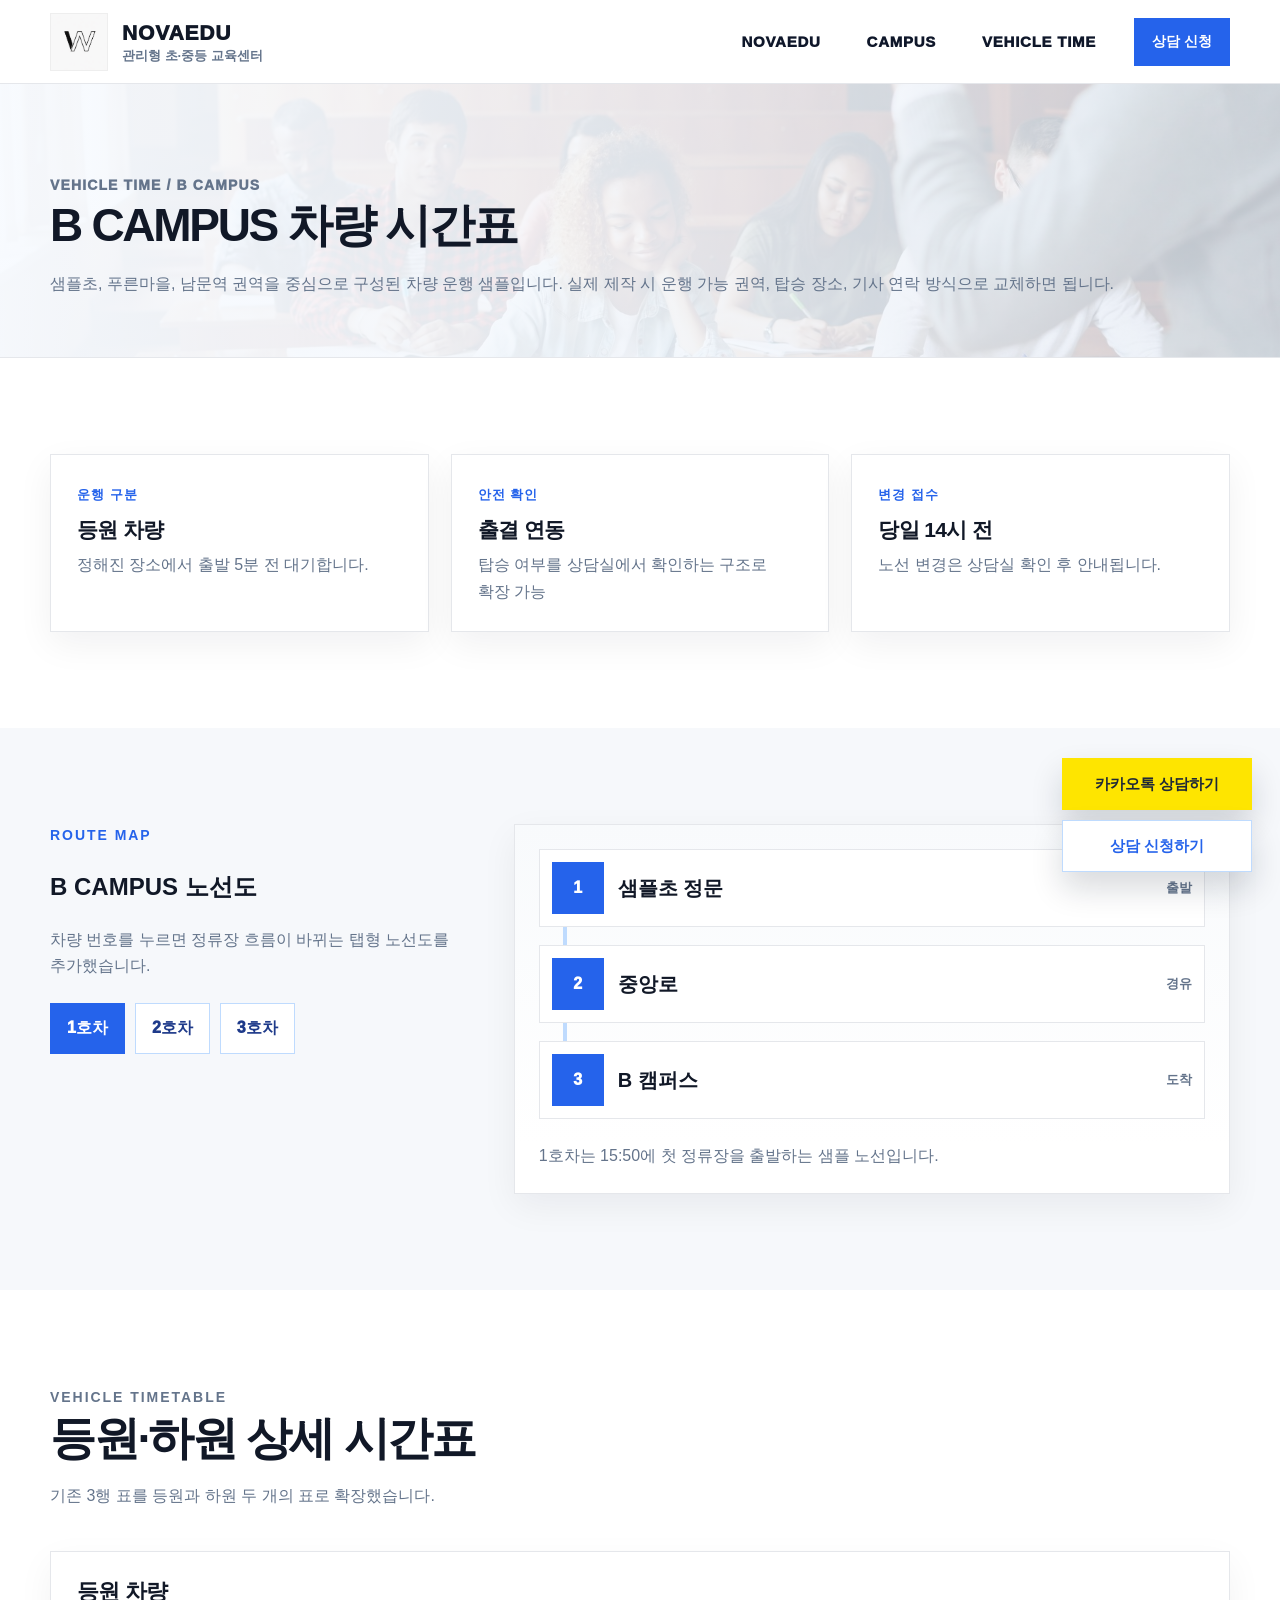
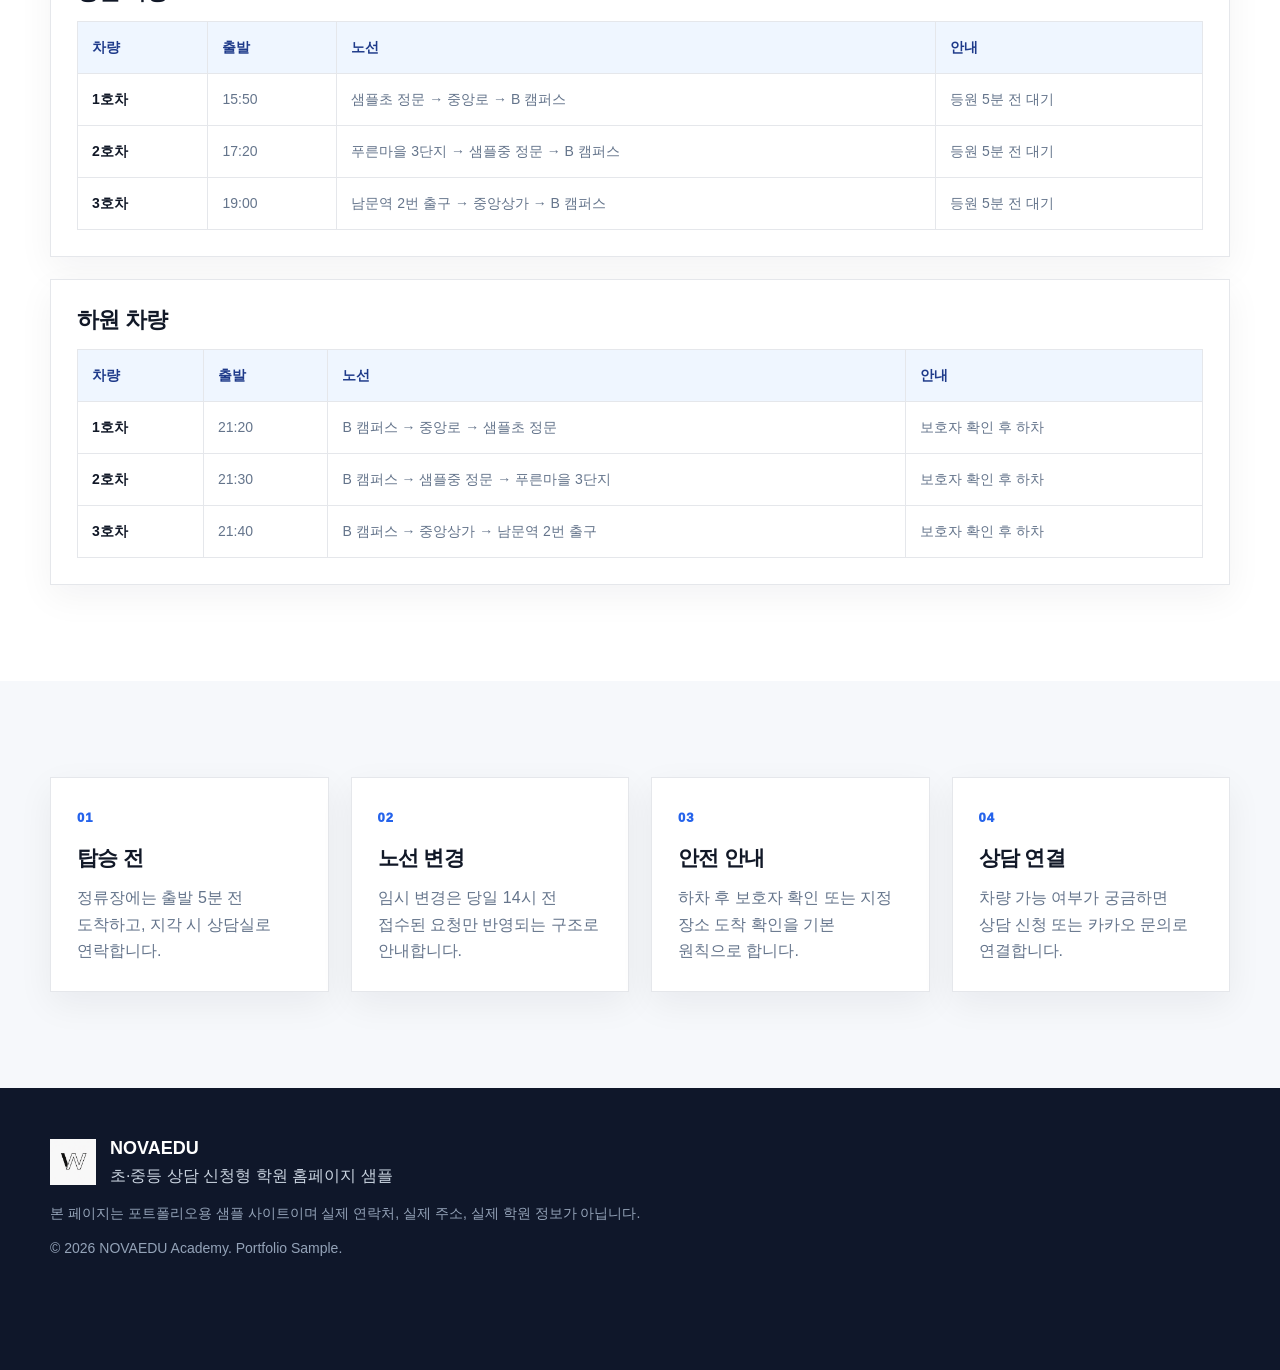
<file: vehicle-b.html>
<!DOCTYPE html>
<html lang="ko">
<head>
  <meta charset="UTF-8" />
  <meta name="viewport" content="width=device-width, initial-scale=1.0" />
  <title>B CAMPUS 차량 시간표 | 노바에듀</title>
  <meta name="description" content="노바에듀 B CAMPUS 차량 시간표 샘플 페이지입니다." />
  <link rel="stylesheet" href="assets/css/variables.css" />
  <link rel="stylesheet" href="assets/css/base.css" />
  <link rel="stylesheet" href="assets/css/layout.css" />
  <link rel="stylesheet" href="assets/css/components.css" />
  <link rel="stylesheet" href="assets/css/pages.css" />
  <link rel="stylesheet" href="assets/css/responsive.css" />
  <link rel="stylesheet" href="assets/css/enhancements.css" />
</head>
<body>
<header class="site-header" id="top">
  <div class="container header-inner">
    <a href="index.html" class="logo" aria-label="노바에듀 홈으로 이동">
      <img src="assets/images/logo.png" alt="노바에듀 로고" class="logo-image" />
      <span class="logo-text">
        <strong>NOVAEDU</strong>
        <small>관리형 초·중등 교육센터</small>
      </span>
    </a>

    <button class="mobile-menu-button" type="button" aria-label="메뉴 열기" aria-expanded="false">
      <span></span><span></span><span></span>
    </button>

    <nav class="main-nav" aria-label="주요 메뉴">
      <div class="nav-item has-dropdown">
        <button class="nav-trigger" type="button" aria-expanded="false">NOVAEDU</button>
        <div class="dropdown-menu" role="menu">
          <a href="intro.html">소개</a>
          <a href="notice.html">공지사항</a>
          <a href="schedule.html">일정표</a>
        </div>
      </div>
      <div class="nav-item has-dropdown">
        <button class="nav-trigger" type="button" aria-expanded="false">CAMPUS</button>
        <div class="dropdown-menu" role="menu">
          <a href="campus-a.html">A CAMPUS</a>
          <a href="campus-b.html">B CAMPUS</a>
          <a href="campus-c.html">C CAMPUS</a>
        </div>
      </div>
      <div class="nav-item has-dropdown">
        <button class="nav-trigger" type="button" aria-expanded="false">VEHICLE TIME</button>
        <div class="dropdown-menu" role="menu">
          <a href="vehicle-a.html">A CAMPUS</a>
          <a href="vehicle-b.html">B CAMPUS</a>
          <a href="vehicle-c.html">C CAMPUS</a>
        </div>
      </div>
    </nav>

    <a href="index.html#trial" class="header-cta">상담 신청</a>
  </div>
</header>
<main>
  <section class="page-hero">
    <div class="container">
      <p class="breadcrumb">VEHICLE TIME / B CAMPUS</p>
      <h1>B CAMPUS 차량 시간표</h1>
      <p>샘플초, 푸른마을, 남문역 권역을 중심으로 구성된 차량 운행 샘플입니다. 실제 제작 시 운행 가능 권역, 탑승 장소, 기사 연락 방식으로 교체하면 됩니다.</p>
    </div>
  </section>

  <section class="section">
    <div class="container vehicle-dashboard-grid">
      <article class="vehicle-summary-card"><span>운행 구분</span><strong>등원 차량</strong><p>정해진 장소에서 출발 5분 전 대기합니다.</p></article>
      <article class="vehicle-summary-card"><span>안전 확인</span><strong>출결 연동</strong><p>탑승 여부를 상담실에서 확인하는 구조로 확장 가능</p></article>
      <article class="vehicle-summary-card"><span>변경 접수</span><strong>당일 14시 전</strong><p>노선 변경은 상담실 확인 후 안내됩니다.</p></article>
    </div>
  </section>

  <section class="section soft-section">
    <div class="container route-section-grid">
      <div>
        <p class="eyebrow">Route Map</p>
        <h2>B CAMPUS 노선도</h2>
        <p class="lead-text">차량 번호를 누르면 정류장 흐름이 바뀌는 탭형 노선도를 추가했습니다.</p>
        <div class="tab-buttons vehicle-tabs" aria-label="B 캠퍼스 차량 노선 선택"><button type="button" class="js-tab-button is-active" data-tab-group="vehicle-b" data-tab-target="vehicle-b-1">1호차</button><button type="button" class="js-tab-button" data-tab-group="vehicle-b" data-tab-target="vehicle-b-2">2호차</button><button type="button" class="js-tab-button" data-tab-group="vehicle-b" data-tab-target="vehicle-b-3">3호차</button></div>
      </div>
      <div class="route-panel-wrap"><div class="tab-panel is-active" data-tab-group="vehicle-b" data-tab-panel="vehicle-b-1"><div class="route-map"><ol><li><span>1</span><strong>샘플초 정문</strong><small>출발</small></li><li><span>2</span><strong>중앙로</strong><small>경유</small></li><li><span>3</span><strong>B 캠퍼스</strong><small>도착</small></li></ol></div><p class="route-caption">1호차는 15:50에 첫 정류장을 출발하는 샘플 노선입니다.</p></div><div class="tab-panel" data-tab-group="vehicle-b" data-tab-panel="vehicle-b-2"><div class="route-map"><ol><li><span>1</span><strong>푸른마을 3단지</strong><small>출발</small></li><li><span>2</span><strong>샘플중 정문</strong><small>경유</small></li><li><span>3</span><strong>B 캠퍼스</strong><small>도착</small></li></ol></div><p class="route-caption">2호차는 17:20에 첫 정류장을 출발하는 샘플 노선입니다.</p></div><div class="tab-panel" data-tab-group="vehicle-b" data-tab-panel="vehicle-b-3"><div class="route-map"><ol><li><span>1</span><strong>남문역 2번 출구</strong><small>출발</small></li><li><span>2</span><strong>중앙상가</strong><small>경유</small></li><li><span>3</span><strong>B 캠퍼스</strong><small>도착</small></li></ol></div><p class="route-caption">3호차는 19:00에 첫 정류장을 출발하는 샘플 노선입니다.</p></div></div>
    </div>
  </section>

  <section class="section">
    <div class="container">
      <div class="section-heading">
        <p class="eyebrow">Vehicle Timetable</p>
        <h2>등원·하원 상세 시간표</h2>
        <p>기존 3행 표를 등원과 하원 두 개의 표로 확장했습니다.</p>
      </div>
      <div class="vehicle-table-grid">
        <article class="vehicle-card"><h3>등원 차량</h3><table><thead><tr><th>차량</th><th>출발</th><th>노선</th><th>안내</th></tr></thead><tbody><tr><th>1호차</th><td>15:50</td><td>샘플초 정문 → 중앙로 → B 캠퍼스</td><td>등원 5분 전 대기</td></tr><tr><th>2호차</th><td>17:20</td><td>푸른마을 3단지 → 샘플중 정문 → B 캠퍼스</td><td>등원 5분 전 대기</td></tr><tr><th>3호차</th><td>19:00</td><td>남문역 2번 출구 → 중앙상가 → B 캠퍼스</td><td>등원 5분 전 대기</td></tr></tbody></table></article>
        <article class="vehicle-card"><h3>하원 차량</h3><table><thead><tr><th>차량</th><th>출발</th><th>노선</th><th>안내</th></tr></thead><tbody><tr><th>1호차</th><td>21:20</td><td>B 캠퍼스 → 중앙로 → 샘플초 정문</td><td>보호자 확인 후 하차</td></tr><tr><th>2호차</th><td>21:30</td><td>B 캠퍼스 → 샘플중 정문 → 푸른마을 3단지</td><td>보호자 확인 후 하차</td></tr><tr><th>3호차</th><td>21:40</td><td>B 캠퍼스 → 중앙상가 → 남문역 2번 출구</td><td>보호자 확인 후 하차</td></tr></tbody></table></article>
      </div>
    </div>
  </section>

  <section class="section soft-section">
    <div class="container route-notice-grid">
      <article><span>01</span><h3>탑승 전</h3><p>정류장에는 출발 5분 전 도착하고, 지각 시 상담실로 연락합니다.</p></article>
      <article><span>02</span><h3>노선 변경</h3><p>임시 변경은 당일 14시 전 접수된 요청만 반영되는 구조로 안내합니다.</p></article>
      <article><span>03</span><h3>안전 안내</h3><p>하차 후 보호자 확인 또는 지정 장소 도착 확인을 기본 원칙으로 합니다.</p></article>
      <article><span>04</span><h3>상담 연결</h3><p>차량 가능 여부가 궁금하면 상담 신청 또는 카카오 문의로 연결합니다.</p></article>
    </div>
  </section>
</main>
<div class="floating-contact" aria-label="상담 바로가기">
  <a class="floating-kakao" href="https://pf.kakao.com/_xhDLjX" target="_blank" rel="noopener">카카오톡 상담하기</a>
  <a class="floating-trial" href="index.html#trial">상담 신청하기</a>
</div>
<footer class="site-footer">
  <div class="container footer-inner">
    <div class="footer-brand">
      <img src="assets/images/logo.png" alt="노바에듀 로고" />
      <div>
        <strong>NOVAEDU</strong>
        <p>초·중등 상담 신청형 학원 홈페이지 샘플</p>
      </div>
    </div>
    <p class="footer-note">본 페이지는 포트폴리오용 샘플 사이트이며 실제 연락처, 실제 주소, 실제 학원 정보가 아닙니다.</p>
    <p class="copyright">© <span id="year"></span> NOVAEDU Academy. Portfolio Sample.</p>
  </div>
</footer>
  <script src="assets/js/navigation.js"></script>
  <script src="assets/js/accordion.js"></script>
  <script src="assets/js/form.js"></script>
  <script src="assets/js/main.js"></script>
  <script src="assets/js/enhancements.js"></script>
</body>
</html>
</file>
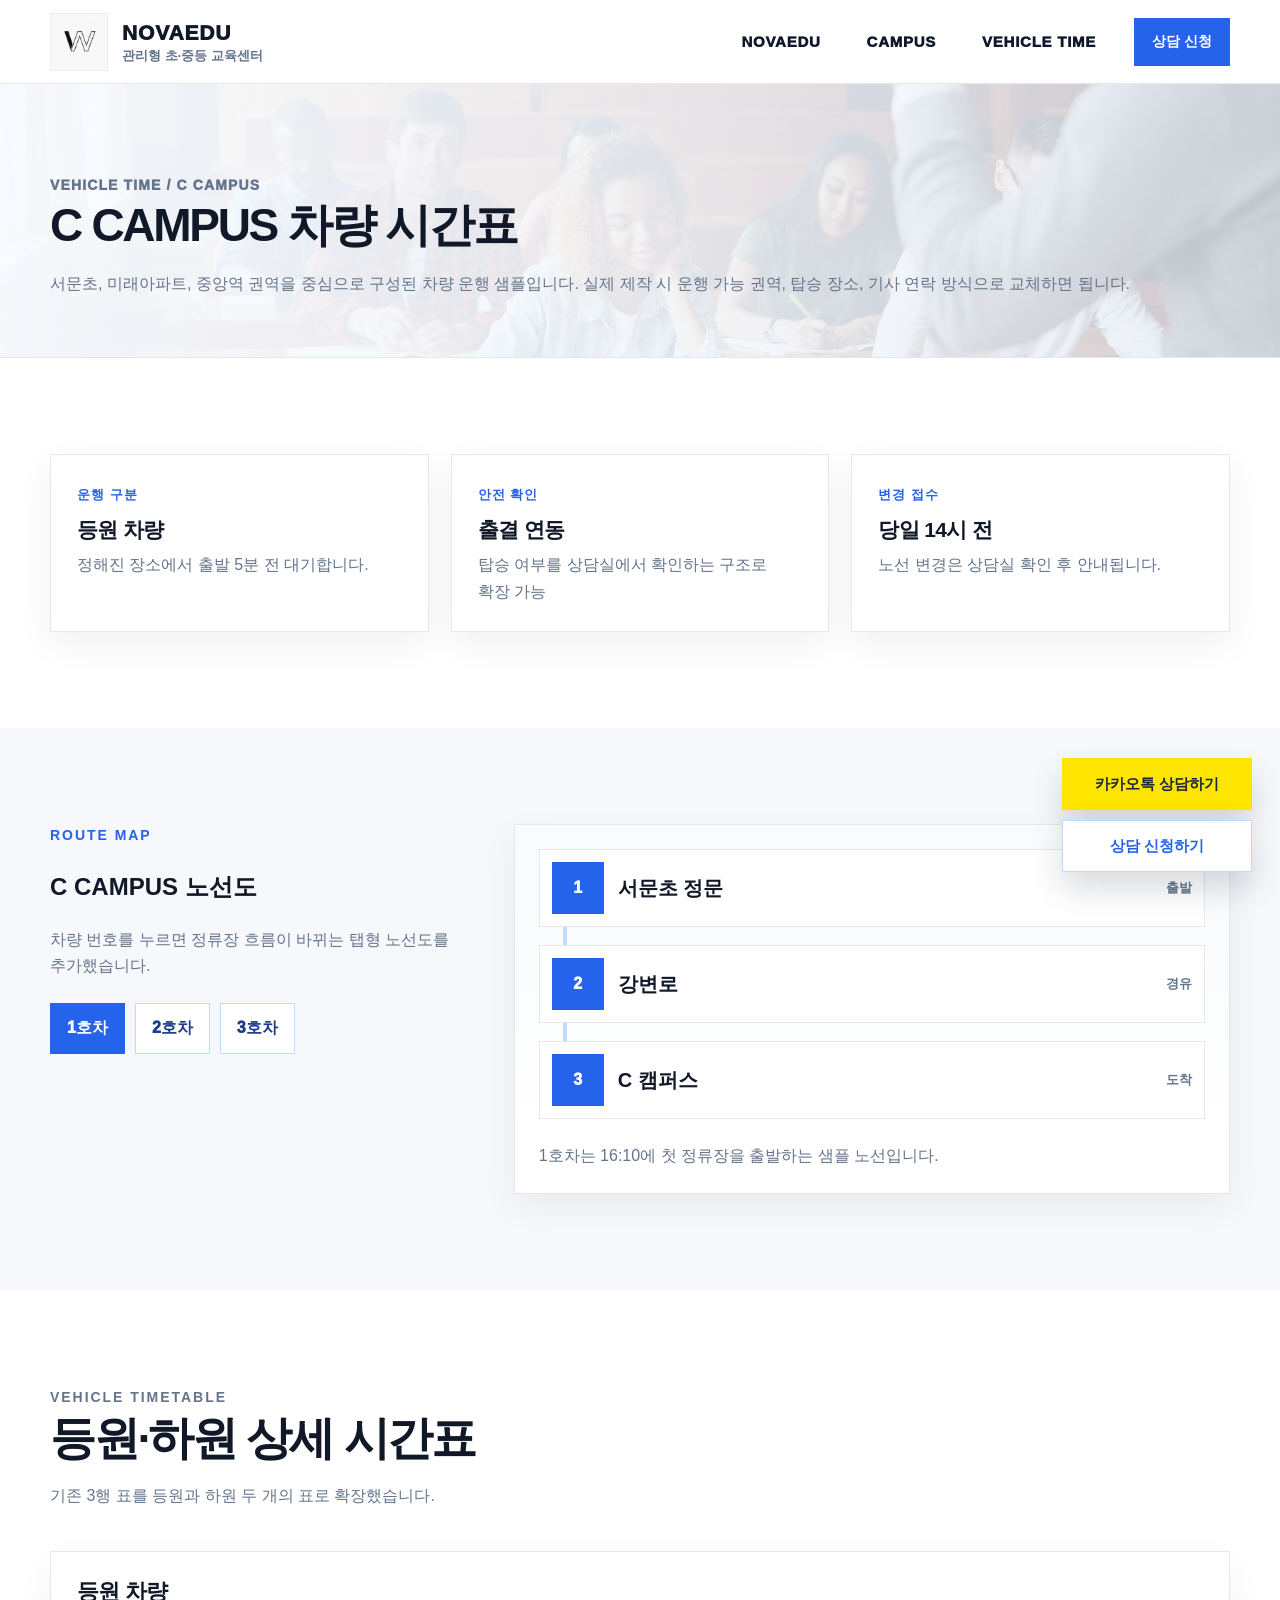
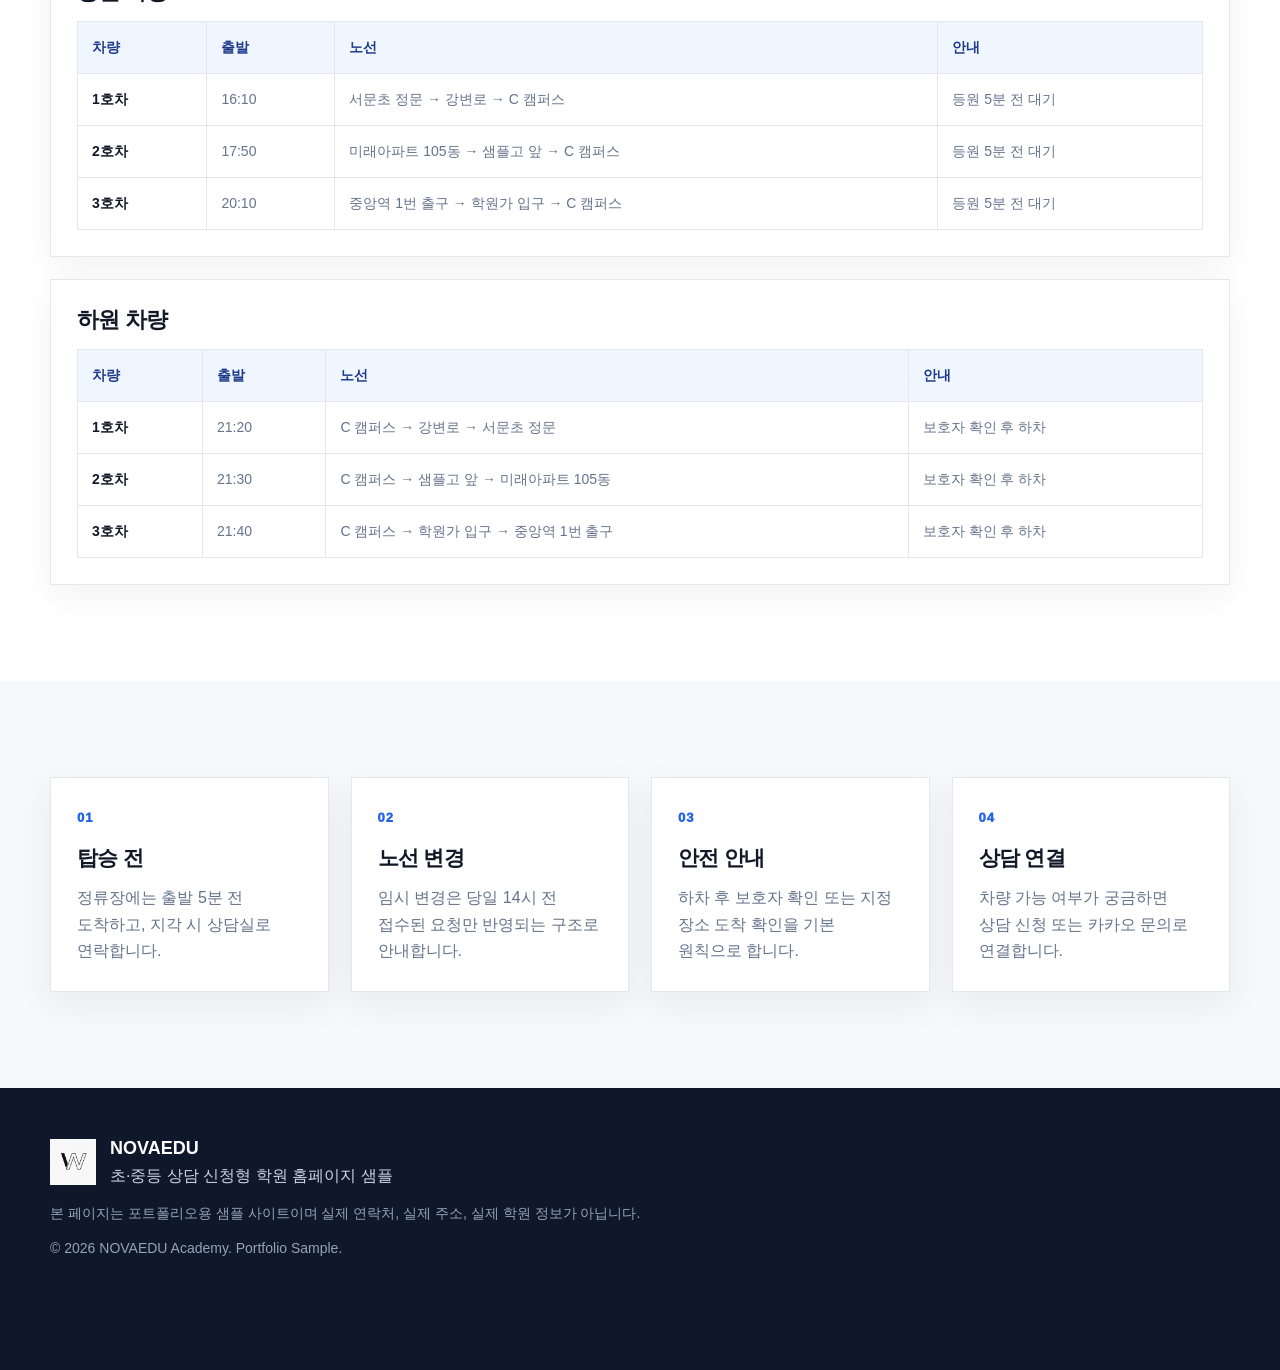
<file: vehicle-c.html>
<!DOCTYPE html>
<html lang="ko">
<head>
  <meta charset="UTF-8" />
  <meta name="viewport" content="width=device-width, initial-scale=1.0" />
  <title>C CAMPUS 차량 시간표 | 노바에듀</title>
  <meta name="description" content="노바에듀 C CAMPUS 차량 시간표 샘플 페이지입니다." />
  <link rel="stylesheet" href="assets/css/variables.css" />
  <link rel="stylesheet" href="assets/css/base.css" />
  <link rel="stylesheet" href="assets/css/layout.css" />
  <link rel="stylesheet" href="assets/css/components.css" />
  <link rel="stylesheet" href="assets/css/pages.css" />
  <link rel="stylesheet" href="assets/css/responsive.css" />
  <link rel="stylesheet" href="assets/css/enhancements.css" />
</head>
<body>
<header class="site-header" id="top">
  <div class="container header-inner">
    <a href="index.html" class="logo" aria-label="노바에듀 홈으로 이동">
      <img src="assets/images/logo.png" alt="노바에듀 로고" class="logo-image" />
      <span class="logo-text">
        <strong>NOVAEDU</strong>
        <small>관리형 초·중등 교육센터</small>
      </span>
    </a>

    <button class="mobile-menu-button" type="button" aria-label="메뉴 열기" aria-expanded="false">
      <span></span><span></span><span></span>
    </button>

    <nav class="main-nav" aria-label="주요 메뉴">
      <div class="nav-item has-dropdown">
        <button class="nav-trigger" type="button" aria-expanded="false">NOVAEDU</button>
        <div class="dropdown-menu" role="menu">
          <a href="intro.html">소개</a>
          <a href="notice.html">공지사항</a>
          <a href="schedule.html">일정표</a>
        </div>
      </div>
      <div class="nav-item has-dropdown">
        <button class="nav-trigger" type="button" aria-expanded="false">CAMPUS</button>
        <div class="dropdown-menu" role="menu">
          <a href="campus-a.html">A CAMPUS</a>
          <a href="campus-b.html">B CAMPUS</a>
          <a href="campus-c.html">C CAMPUS</a>
        </div>
      </div>
      <div class="nav-item has-dropdown">
        <button class="nav-trigger" type="button" aria-expanded="false">VEHICLE TIME</button>
        <div class="dropdown-menu" role="menu">
          <a href="vehicle-a.html">A CAMPUS</a>
          <a href="vehicle-b.html">B CAMPUS</a>
          <a href="vehicle-c.html">C CAMPUS</a>
        </div>
      </div>
    </nav>

    <a href="index.html#trial" class="header-cta">상담 신청</a>
  </div>
</header>
<main>
  <section class="page-hero">
    <div class="container">
      <p class="breadcrumb">VEHICLE TIME / C CAMPUS</p>
      <h1>C CAMPUS 차량 시간표</h1>
      <p>서문초, 미래아파트, 중앙역 권역을 중심으로 구성된 차량 운행 샘플입니다. 실제 제작 시 운행 가능 권역, 탑승 장소, 기사 연락 방식으로 교체하면 됩니다.</p>
    </div>
  </section>

  <section class="section">
    <div class="container vehicle-dashboard-grid">
      <article class="vehicle-summary-card"><span>운행 구분</span><strong>등원 차량</strong><p>정해진 장소에서 출발 5분 전 대기합니다.</p></article>
      <article class="vehicle-summary-card"><span>안전 확인</span><strong>출결 연동</strong><p>탑승 여부를 상담실에서 확인하는 구조로 확장 가능</p></article>
      <article class="vehicle-summary-card"><span>변경 접수</span><strong>당일 14시 전</strong><p>노선 변경은 상담실 확인 후 안내됩니다.</p></article>
    </div>
  </section>

  <section class="section soft-section">
    <div class="container route-section-grid">
      <div>
        <p class="eyebrow">Route Map</p>
        <h2>C CAMPUS 노선도</h2>
        <p class="lead-text">차량 번호를 누르면 정류장 흐름이 바뀌는 탭형 노선도를 추가했습니다.</p>
        <div class="tab-buttons vehicle-tabs" aria-label="C 캠퍼스 차량 노선 선택"><button type="button" class="js-tab-button is-active" data-tab-group="vehicle-c" data-tab-target="vehicle-c-1">1호차</button><button type="button" class="js-tab-button" data-tab-group="vehicle-c" data-tab-target="vehicle-c-2">2호차</button><button type="button" class="js-tab-button" data-tab-group="vehicle-c" data-tab-target="vehicle-c-3">3호차</button></div>
      </div>
      <div class="route-panel-wrap"><div class="tab-panel is-active" data-tab-group="vehicle-c" data-tab-panel="vehicle-c-1"><div class="route-map"><ol><li><span>1</span><strong>서문초 정문</strong><small>출발</small></li><li><span>2</span><strong>강변로</strong><small>경유</small></li><li><span>3</span><strong>C 캠퍼스</strong><small>도착</small></li></ol></div><p class="route-caption">1호차는 16:10에 첫 정류장을 출발하는 샘플 노선입니다.</p></div><div class="tab-panel" data-tab-group="vehicle-c" data-tab-panel="vehicle-c-2"><div class="route-map"><ol><li><span>1</span><strong>미래아파트 105동</strong><small>출발</small></li><li><span>2</span><strong>샘플고 앞</strong><small>경유</small></li><li><span>3</span><strong>C 캠퍼스</strong><small>도착</small></li></ol></div><p class="route-caption">2호차는 17:50에 첫 정류장을 출발하는 샘플 노선입니다.</p></div><div class="tab-panel" data-tab-group="vehicle-c" data-tab-panel="vehicle-c-3"><div class="route-map"><ol><li><span>1</span><strong>중앙역 1번 출구</strong><small>출발</small></li><li><span>2</span><strong>학원가 입구</strong><small>경유</small></li><li><span>3</span><strong>C 캠퍼스</strong><small>도착</small></li></ol></div><p class="route-caption">3호차는 20:10에 첫 정류장을 출발하는 샘플 노선입니다.</p></div></div>
    </div>
  </section>

  <section class="section">
    <div class="container">
      <div class="section-heading">
        <p class="eyebrow">Vehicle Timetable</p>
        <h2>등원·하원 상세 시간표</h2>
        <p>기존 3행 표를 등원과 하원 두 개의 표로 확장했습니다.</p>
      </div>
      <div class="vehicle-table-grid">
        <article class="vehicle-card"><h3>등원 차량</h3><table><thead><tr><th>차량</th><th>출발</th><th>노선</th><th>안내</th></tr></thead><tbody><tr><th>1호차</th><td>16:10</td><td>서문초 정문 → 강변로 → C 캠퍼스</td><td>등원 5분 전 대기</td></tr><tr><th>2호차</th><td>17:50</td><td>미래아파트 105동 → 샘플고 앞 → C 캠퍼스</td><td>등원 5분 전 대기</td></tr><tr><th>3호차</th><td>20:10</td><td>중앙역 1번 출구 → 학원가 입구 → C 캠퍼스</td><td>등원 5분 전 대기</td></tr></tbody></table></article>
        <article class="vehicle-card"><h3>하원 차량</h3><table><thead><tr><th>차량</th><th>출발</th><th>노선</th><th>안내</th></tr></thead><tbody><tr><th>1호차</th><td>21:20</td><td>C 캠퍼스 → 강변로 → 서문초 정문</td><td>보호자 확인 후 하차</td></tr><tr><th>2호차</th><td>21:30</td><td>C 캠퍼스 → 샘플고 앞 → 미래아파트 105동</td><td>보호자 확인 후 하차</td></tr><tr><th>3호차</th><td>21:40</td><td>C 캠퍼스 → 학원가 입구 → 중앙역 1번 출구</td><td>보호자 확인 후 하차</td></tr></tbody></table></article>
      </div>
    </div>
  </section>

  <section class="section soft-section">
    <div class="container route-notice-grid">
      <article><span>01</span><h3>탑승 전</h3><p>정류장에는 출발 5분 전 도착하고, 지각 시 상담실로 연락합니다.</p></article>
      <article><span>02</span><h3>노선 변경</h3><p>임시 변경은 당일 14시 전 접수된 요청만 반영되는 구조로 안내합니다.</p></article>
      <article><span>03</span><h3>안전 안내</h3><p>하차 후 보호자 확인 또는 지정 장소 도착 확인을 기본 원칙으로 합니다.</p></article>
      <article><span>04</span><h3>상담 연결</h3><p>차량 가능 여부가 궁금하면 상담 신청 또는 카카오 문의로 연결합니다.</p></article>
    </div>
  </section>
</main>
<div class="floating-contact" aria-label="상담 바로가기">
  <a class="floating-kakao" href="https://pf.kakao.com/_xhDLjX" target="_blank" rel="noopener">카카오톡 상담하기</a>
  <a class="floating-trial" href="index.html#trial">상담 신청하기</a>
</div>
<footer class="site-footer">
  <div class="container footer-inner">
    <div class="footer-brand">
      <img src="assets/images/logo.png" alt="노바에듀 로고" />
      <div>
        <strong>NOVAEDU</strong>
        <p>초·중등 상담 신청형 학원 홈페이지 샘플</p>
      </div>
    </div>
    <p class="footer-note">본 페이지는 포트폴리오용 샘플 사이트이며 실제 연락처, 실제 주소, 실제 학원 정보가 아닙니다.</p>
    <p class="copyright">© <span id="year"></span> NOVAEDU Academy. Portfolio Sample.</p>
  </div>
</footer>
  <script src="assets/js/navigation.js"></script>
  <script src="assets/js/accordion.js"></script>
  <script src="assets/js/form.js"></script>
  <script src="assets/js/main.js"></script>
  <script src="assets/js/enhancements.js"></script>
</body>
</html>
</file>
<file: assets/css/variables.css>
:root {
  --primary: #2563eb;
  --primary-dark: #1d4ed8;
  --primary-soft: #eaf1ff;
  --text: #111827;
  --muted: #64748b;
  --line: #e5e7eb;
  --bg: #ffffff;
  --soft-bg: #f6f8fb;
  --card: #ffffff;
  --kakao: #fee500;
  --kakao-text: #1f2937;
  --header-height: 84px;
  --shadow: 0 18px 50px rgba(15, 23, 42, 0.12);
}
</file>
<file: assets/css/base.css>
* {
  box-sizing: border-box;
}

*::before,
*::after {
  box-sizing: border-box;
}

html {
  scroll-behavior: smooth;
  scroll-padding-top: calc(var(--header-height) + 24px);
}

body {
  margin: 0;
  font-family: -apple-system, BlinkMacSystemFont, "Pretendard", "Noto Sans KR", "Segoe UI", sans-serif;
  color: var(--text);
  background: var(--bg);
  line-height: 1.65;
  word-break: keep-all;
  padding-bottom: 0;
}

body.menu-open {
  overflow: hidden;
}

a {
  color: inherit;
  text-decoration: none;
}

button,
input,
select,
textarea {
  font: inherit;
}

button {
  cursor: pointer;
}

img {
  display: block;
  max-width: 100%;
}

/* 요청 반영: 둥근 외곽 제거 */
button,
a,
input,
select,
textarea,
section,
div,
article,
figure,
img,
span,
nav,
header,
footer,
form,
table {
  border-radius: 0 !important;
}

.container {
  width: min(1180px, calc(100% - 40px));
  margin: 0 auto;
}

.section {
  padding: 96px 0;
}

.soft-section {
  background: var(--soft-bg);
}

.narrow {
  max-width: 900px;
}

.eyebrow {
  margin: 0 0 14px;
  color: var(--primary);
  font-size: 14px;
  font-weight: 900;
  letter-spacing: 0.14em;
  text-transform: uppercase;
}

.section-heading {
  max-width: 760px;
  margin-bottom: 42px;
}

.section-heading.center {
  margin-left: auto;
  margin-right: auto;
  text-align: center;
}

.section-heading h2,
.two-column h2,
.trial-copy h2,
.location-grid h2,
.page-hero h1 {
  margin: 0 0 16px;
  font-size: clamp(30px, 4vw, 46px);
  line-height: 1.25;
  letter-spacing: -0.05em;
}

.section-heading p,
.lead-text,
.trial-copy p,
.location-grid p,
.page-hero p {
  margin: 0;
  color: var(--muted);
}
</file>
<file: assets/css/layout.css>
/* Header */
.site-header {
  position: sticky;
  top: 0;
  z-index: 1500;
  height: var(--header-height);
  background: rgba(255, 255, 255, 0.96);
  border-bottom: 1px solid var(--line);
  backdrop-filter: blur(14px);
}

.header-inner {
  height: var(--header-height);
  display: flex;
  align-items: center;
  gap: 34px;
}

.logo {
  display: inline-flex;
  align-items: center;
  gap: 14px;
  flex-shrink: 0;
}

.logo-image {
  width: 58px;
  height: 58px;
  object-fit: contain;
  background: #f4f4f5;
  border: 1px solid #eeeeee;
}

.logo-text {
  display: flex;
  flex-direction: column;
  line-height: 1.22;
}

.logo-text strong {
  font-size: 21px;
  font-weight: 950;
  letter-spacing: 0.04em;
}

.logo-text small {
  margin-top: 3px;
  color: var(--muted);
  font-size: 13px;
  font-weight: 600;
}

.main-nav {
  display: flex;
  align-items: center;
  gap: 38px;
  margin-left: auto;
}

.nav-item {
  position: relative;
}

.nav-trigger {
  min-height: 44px;
  display: inline-flex;
  align-items: center;
  justify-content: center;
  padding: 0 4px;
  border: 0;
  background: transparent;
  color: #0f172a;
  font-size: 15px;
  font-weight: 950;
  letter-spacing: 0.05em;
}

.nav-trigger::after {
  content: "";
  display: block;
  width: 0;
  height: 2px;
  position: absolute;
  left: 0;
  right: 0;
  bottom: -3px;
  background: var(--primary);
  transition: width 0.2s ease;
}

.nav-item:hover .nav-trigger::after,
.nav-item:focus-within .nav-trigger::after {
  width: 100%;
}

.dropdown-menu {
  position: absolute;
  top: calc(100% + 16px);
  left: 50%;
  min-width: 190px;
  transform: translateX(-50%) translateY(10px);
  display: grid;
  gap: 2px;
  padding: 10px;
  border: 1px solid var(--line);
  background: #ffffff;
  box-shadow: var(--shadow);
  opacity: 0;
  visibility: hidden;
  pointer-events: none;
  transition: opacity 0.18s ease, transform 0.18s ease, visibility 0.18s ease;
}

.dropdown-menu::before {
  content: "";
  position: absolute;
  left: 0;
  right: 0;
  top: -18px;
  height: 18px;
}

.dropdown-menu a {
  display: block;
  padding: 12px 14px;
  color: #334155;
  font-size: 14px;
  font-weight: 800;
  white-space: nowrap;
}

.dropdown-menu a:hover,
.dropdown-menu a:focus {
  color: #ffffff;
  background: var(--primary);
}

.nav-item:hover .dropdown-menu,
.nav-item:focus-within .dropdown-menu,
.nav-item.open .dropdown-menu {
  transform: translateX(-50%) translateY(0);
  opacity: 1;
  visibility: visible;
  pointer-events: auto;
}

.header-cta {
  flex-shrink: 0;
  padding: 12px 18px;
  color: #ffffff;
  background: var(--primary);
  font-size: 14px;
  font-weight: 900;
}

.mobile-menu-button {
  display: none;
  width: 46px;
  height: 46px;
  margin-left: auto;
  border: 1px solid var(--line);
  background: #ffffff;
}

.mobile-menu-button span {
  display: block;
  width: 20px;
  height: 2px;
  margin: 5px auto;
  background: var(--text);
}

/* Footer */
.site-footer {
  padding: 46px 0 110px;
  color: #cbd5e1;
  background: #0f172a;
}

.footer-inner {
  display: grid;
  gap: 12px;
}

.footer-brand {
  display: flex;
  align-items: center;
  gap: 14px;
}

.footer-brand img {
  width: 46px;
  height: 46px;
  object-fit: contain;
  background: #ffffff;
}

.footer-inner strong {
  color: #ffffff;
  font-size: 18px;
}

.footer-inner p {
  margin: 0;
}

.footer-note,
.copyright {
  color: #94a3b8;
  font-size: 14px;
}
</file>
<file: assets/css/components.css>
.btn {
  display: inline-flex;
  align-items: center;
  justify-content: center;
  min-height: 50px;
  padding: 0 24px;
  border: 1px solid transparent;
  font-weight: 900;
  transition: transform 0.18s ease, background 0.18s ease, border-color 0.18s ease;
}

.btn:hover {
  transform: translateY(-2px);
}

.btn-primary {
  color: #ffffff;
  background: var(--primary);
  box-shadow: 0 14px 28px rgba(37, 99, 235, 0.24);
}

.btn-primary:hover {
  background: var(--primary-dark);
}

.btn-outline {
  color: var(--primary);
  background: #ffffff;
  border-color: #c7d7fe;
}

.btn-kakao {
  color: var(--kakao-text);
  background: var(--kakao);
  border-color: var(--kakao);
}

.full-width {
  width: 100%;
}

.info-card,
.curriculum-card,
.teacher-card,
.schedule-card,
.review-card,
.contact-card,
.consult-form,
.step-card,
.feature-item,
.notice-card,
.campus-panel,
.vehicle-card,
.page-card,
.notice-box,
.faq-item {
  border: 1px solid var(--line);
  background: var(--card);
  box-shadow: 0 12px 34px rgba(15, 23, 42, 0.05);
}

.info-card,
.curriculum-card,
.schedule-card,
.review-card,
.step-card,
.feature-item,
.notice-card,
.page-card,
.vehicle-card {
  padding: 26px;
}

.card-number,
.step-card span,
.notice-meta {
  display: inline-flex;
  margin-bottom: 18px;
  color: var(--primary);
  font-weight: 950;
  letter-spacing: 0.04em;
}

.info-card h3,
.curriculum-card h3,
.schedule-card h3,
.teacher-info h3,
.step-card h3,
.feature-item strong,
.page-card h3,
.vehicle-card h3,
.notice-card h3 {
  margin: 0 0 10px;
  font-size: 22px;
  line-height: 1.3;
  letter-spacing: -0.03em;
}

.info-card p,
.curriculum-card p,
.schedule-card p,
.teacher-info p,
.review-card p,
.step-card p,
.feature-item p,
.page-card p,
.vehicle-card p,
.notice-card p {
  margin: 0;
  color: var(--muted);
}

.image-cover {
  width: 100%;
  height: 100%;
  object-fit: cover;
}

.placeholder-box {
  min-height: 180px;
  display: grid;
  place-items: center;
  border: 1px solid var(--line);
  background: #f8fafc;
  color: #64748b;
  font-weight: 900;
  text-align: center;
  overflow: hidden;
}

.placeholder-box.small {
  min-height: 140px;
  margin-bottom: 20px;
}

/* FAQ */
.faq-list {
  display: grid;
  gap: 12px;
}

.faq-question {
  width: 100%;
  display: flex;
  align-items: center;
  justify-content: space-between;
  gap: 18px;
  padding: 20px 22px;
  border: 0;
  background: #ffffff;
  color: var(--text);
  text-align: left;
  font-weight: 950;
}

.faq-question span {
  width: 28px;
  height: 28px;
  display: grid;
  place-items: center;
  color: var(--primary);
  background: var(--primary-soft);
  flex-shrink: 0;
}

.faq-answer {
  max-height: 0;
  overflow: hidden;
  transition: max-height 0.25s ease;
}

.faq-answer p {
  margin: 0;
  padding: 0 22px 20px;
  color: var(--muted);
}

.faq-item.open .faq-answer {
  max-height: 260px;
}

/* Floating contact */
.floating-contact {
  position: fixed;
  right: 28px;
  bottom: 28px;
  z-index: 2000;
  display: grid;
  gap: 10px;
  width: 190px;
}

.floating-contact a {
  min-height: 52px;
  display: grid;
  place-items: center;
  padding: 0 16px;
  border: 1px solid transparent;
  font-size: 15px;
  font-weight: 950;
  box-shadow: 0 16px 32px rgba(15, 23, 42, 0.16);
}

.floating-kakao {
  color: var(--kakao-text);
  background: var(--kakao);
}

.floating-trial {
  color: var(--primary);
  background: #ffffff;
  border-color: #bfdbfe !important;
}

/* Forms */
.form-grid.two-fields {
  display: grid;
  grid-template-columns: 1fr 1fr;
  gap: 16px;
}

.form-row {
  margin-bottom: 18px;
}

.form-row label {
  display: block;
  margin-bottom: 8px;
  font-weight: 900;
}

.form-row input,
.form-row select,
.form-row textarea {
  width: 100%;
  border: 1px solid #d1d5db;
  padding: 13px 14px;
  color: var(--text);
  background: #ffffff;
  outline: none;
  transition: border-color 0.2s ease, box-shadow 0.2s ease;
}

.form-row textarea {
  resize: vertical;
}

.form-row input:focus,
.form-row select:focus,
.form-row textarea:focus {
  border-color: var(--primary);
  box-shadow: 0 0 0 4px rgba(37, 99, 235, 0.12);
}

.checkbox-row {
  display: flex;
  align-items: flex-start;
  gap: 10px;
  margin: 4px 0 22px;
  color: #4b5563;
  font-size: 14px;
}

.checkbox-row input {
  margin-top: 5px;
}

.form-message {
  min-height: 24px;
  margin: 14px 0 0;
  font-weight: 900;
}

.form-message.success {
  color: #047857;
}

.form-message.error {
  color: #dc2626;
}
</file>
<file: assets/css/pages.css>
/* Full-cover hero */
.hero {
  position: relative;
  min-height: calc(100vh - var(--header-height));
  display: flex;
  align-items: center;
  justify-content: center;
  padding: 110px 0;
  overflow: hidden;
  background-image:
    linear-gradient(180deg, rgba(4, 12, 28, 0.42) 0%, rgba(4, 12, 28, 0.52) 100%),
    url("../images/hero-classroom.jpg");
  background-size: cover;
  background-position: center center;
  background-repeat: no-repeat;
}

.hero-inner {
  position: relative;
  z-index: 1;
  display: flex;
  justify-content: center;
  width: 100%;
}

.hero-content {
  width: 100%;
  max-width: 980px;
  margin: 0 auto;
  color: #ffffff;
  text-align: center;
}

.hero-content h1 {
  margin: 0;
  color: #ffffff;
  font-size: clamp(64px, 12vw, 156px);
  line-height: 0.95;
  letter-spacing: 0.08em;
  font-weight: 950;
  text-shadow: 0 18px 48px rgba(0, 0, 0, 0.38);
}

.hero-actions {
  display: flex;
  flex-wrap: wrap;
  justify-content: center;
  gap: 14px;
  margin-top: 34px;
}

.about-grid,
.curriculum-grid,
.teacher-grid,
.schedule-grid,
.review-grid,
.step-grid,
.page-card-grid {
  display: grid;
  gap: 22px;
}

.about-grid {
  grid-template-columns: repeat(3, 1fr);
}

.two-column {
  display: grid;
  grid-template-columns: 0.9fr 1.1fr;
  align-items: start;
  gap: 56px;
}

.two-column .btn {
  margin-top: 28px;
}

.feature-list {
  display: grid;
  grid-template-columns: repeat(2, 1fr);
  gap: 18px;
}

.step-grid {
  grid-template-columns: repeat(4, 1fr);
}

.wide-process-list {
  display: grid;
  grid-template-columns: repeat(5, 1fr);
  gap: 14px;
  margin: 0;
  padding: 0;
  list-style: none;
}

.wide-process-list li {
  padding: 22px;
  border: 1px solid #dbeafe;
  background: #fff;
}

.wide-process-list span {
  width: 38px;
  height: 38px;
  display: grid;
  place-items: center;
  margin-bottom: 14px;
  color: #fff;
  background: var(--primary);
  font-weight: 950;
}

.wide-process-list strong {
  display: block;
  margin-bottom: 8px;
  font-size: 18px;
}

.wide-process-list p {
  margin: 0;
  color: var(--muted);
  font-size: 14px;
}

.curriculum-grid {
  grid-template-columns: repeat(4, 1fr);
}

.curriculum-card ul,
.campus-copy ul {
  margin: 18px 0 0;
  padding-left: 18px;
  color: #4b5563;
}

.curriculum-card li + li,
.campus-copy li + li {
  margin-top: 6px;
}

.teacher-grid {
  grid-template-columns: repeat(3, 1fr);
}

.teacher-card {
  overflow: hidden;
}

.teacher-photo {
  min-height: 230px;
  border-left: 0;
  border-right: 0;
  border-top: 0;
}

.teacher-info {
  padding: 24px;
}

.teacher-info span {
  display: inline-flex;
  margin-bottom: 10px;
  color: var(--primary);
  font-size: 14px;
  font-weight: 900;
}

.schedule-grid {
  grid-template-columns: repeat(3, 1fr);
}

.schedule-card dl {
  display: grid;
  gap: 10px;
  margin: 22px 0 0;
}

.schedule-card dl div {
  display: flex;
  align-items: center;
  justify-content: space-between;
  gap: 16px;
  padding: 12px 0;
  border-top: 1px solid var(--line);
}

.schedule-card dt {
  color: var(--text);
  font-weight: 900;
}

.schedule-card dd {
  margin: 0;
  color: var(--muted);
}

.notice-box {
  display: flex;
  align-items: center;
  gap: 18px;
  margin-top: 24px;
  padding: 22px 24px;
  color: #1e3a8a;
  background: #eff6ff;
}

.notice-box strong {
  flex-shrink: 0;
}

.notice-box p {
  margin: 0;
}

.review-grid {
  grid-template-columns: repeat(3, 1fr);
}

.review-card p {
  margin-bottom: 20px;
}

.trial-section {
  background: linear-gradient(135deg, rgba(37, 99, 235, 0.1), rgba(255, 255, 255, 0.96)), #ffffff;
}

.trial-grid {
  display: grid;
  grid-template-columns: 0.85fr 1.15fr;
  align-items: start;
  gap: 54px;
}

.trial-points {
  display: grid;
  gap: 14px;
  margin-top: 28px;
}

.trial-points div {
  display: flex;
  align-items: center;
  gap: 12px;
  padding: 14px 16px;
  border: 1px solid #dbeafe;
  background: #ffffff;
}

.trial-points strong {
  color: var(--primary);
}

.trial-points span {
  font-weight: 800;
}

.consult-form {
  padding: 30px;
}

.location-grid {
  display: grid;
  grid-template-columns: 0.9fr 1.1fr;
  align-items: stretch;
  gap: 44px;
}

.contact-card {
  display: grid;
  gap: 18px;
  margin-top: 28px;
  padding: 26px;
}

.contact-card strong {
  display: block;
  margin-bottom: 4px;
}

.contact-actions {
  display: flex;
  flex-wrap: wrap;
  gap: 12px;
  margin-top: 22px;
}

.map-placeholder {
  min-height: 430px;
  display: grid;
  place-items: center;
  align-content: center;
  gap: 10px;
  padding: 34px;
  border: 1px dashed #a8bfdc;
  background: linear-gradient(135deg, rgba(37, 99, 235, 0.08), rgba(255, 255, 255, 0.9)), #f8fafc;
  text-align: center;
}

.map-placeholder span {
  color: var(--primary);
  font-size: 22px;
  font-weight: 950;
}

/* Sub pages */
.page-hero {
  padding: 90px 0 60px;
  background-image:
    linear-gradient(90deg, rgba(248, 251, 255, 0.98) 0%, rgba(248, 251, 255, 0.88) 55%, rgba(248, 251, 255, 0.74) 100%),
    url("../images/classroom-lecture.jpg");
  background-size: cover;
  background-position: center;
  border-bottom: 1px solid var(--line);
}

.page-hero h1 {
  max-width: 820px;
}

.breadcrumb {
  margin: 0 0 12px;
  color: var(--primary);
  font-size: 14px;
  font-weight: 950;
  letter-spacing: 0.08em;
}

.page-card-grid {
  grid-template-columns: repeat(3, 1fr);
}

.notice-list {
  display: grid;
  gap: 16px;
}

.calendar-table,
.vehicle-card table {
  width: 100%;
  border-collapse: collapse;
  background: #fff;
}

.calendar-table {
  box-shadow: 0 0 0 1px var(--line);
}

.calendar-table th,
.calendar-table td {
  padding: 18px;
  border-bottom: 1px solid var(--line);
  text-align: left;
  vertical-align: top;
}

.calendar-table th {
  background: #eff6ff;
  color: #1e3a8a;
  font-weight: 950;
}

.calendar-table tr:last-child td {
  border-bottom: 0;
}

.campus-panel {
  display: grid;
  grid-template-columns: 1fr 1fr;
  gap: 0;
  overflow: hidden;
}

.campus-visual {
  min-height: 380px;
  background-size: cover;
  background-position: center;
}

.campus-visual.image-a { background-image: url("../images/classroom-lecture.jpg"); }
.campus-visual.image-b { background-image: url("../images/classroom-discussion.jpg"); }
.campus-visual.image-c { background-image: url("../images/hero-classroom.jpg"); }

.campus-copy {
  padding: 38px;
}

.vehicle-grid {
  display: grid;
  grid-template-columns: repeat(3, 1fr);
  gap: 22px;
}

.vehicle-card table {
  margin-top: 14px;
  font-size: 14px;
}

.vehicle-card th,
.vehicle-card td {
  padding: 10px 0;
  border-top: 1px solid var(--line);
  text-align: left;
}

.vehicle-card th {
  color: var(--text);
}

.vehicle-card td {
  color: var(--muted);
}
</file>
<file: assets/css/responsive.css>
@media (max-width: 1120px) {
  .main-nav {
    gap: 22px;
  }

  .header-cta {
    display: none;
  }

  .wide-process-list {
    grid-template-columns: repeat(3, 1fr);
  }

  .step-grid {
    grid-template-columns: repeat(2, 1fr);
  }
}

@media (max-width: 1024px) {
  .two-column,
  .trial-grid,
  .location-grid,
  .campus-panel {
    grid-template-columns: 1fr;
  }

  .curriculum-grid {
    grid-template-columns: repeat(2, 1fr);
  }

  .page-card-grid,
  .vehicle-grid {
    grid-template-columns: repeat(2, 1fr);
  }
}

@media (max-width: 768px) {
  :root {
    --header-height: 70px;
  }

  .container {
    width: min(100% - 28px, 1180px);
  }

  .section {
    padding: 72px 0;
  }

  .site-header,
  .header-inner {
    height: var(--header-height);
  }

  .logo-image {
    width: 44px;
    height: 44px;
  }

  .logo-text strong {
    font-size: 17px;
  }

  .logo-text small {
    display: none;
  }

  .mobile-menu-button {
    display: block;
  }

  .main-nav {
    position: fixed;
    top: var(--header-height);
    left: 0;
    right: 0;
    display: none;
    flex-direction: column;
    align-items: stretch;
    gap: 0;
    margin: 0;
    padding: 14px;
    border-bottom: 1px solid var(--line);
    background: #ffffff;
    box-shadow: var(--shadow);
  }

  .main-nav.open {
    display: flex;
  }

  .nav-trigger {
    width: 100%;
    justify-content: space-between;
    min-height: 48px;
    padding: 0 12px;
  }

  .nav-trigger::after {
    display: none;
  }

  .dropdown-menu {
    position: static;
    min-width: 0;
    display: none;
    transform: none;
    opacity: 1;
    visibility: visible;
    pointer-events: auto;
    box-shadow: none;
    border: 0;
    padding: 0 0 8px 12px;
    background: #f8fafc;
  }

  .dropdown-menu::before {
    display: none;
  }

  .nav-item:hover .dropdown-menu,
  .nav-item:focus-within .dropdown-menu {
    transform: none;
  }

  .nav-item.open .dropdown-menu {
    display: block;
  }

  .nav-item.open .nav-trigger {
    background: var(--primary-soft);
    color: var(--primary);
  }

  .hero {
    min-height: calc(100vh - var(--header-height));
    padding: 84px 0;
    background-position: center center;
  }

  .hero-content h1 {
    font-size: clamp(54px, 17vw, 92px);
    letter-spacing: 0.04em;
  }

  .hero-actions .btn {
    width: min(100%, 260px);
  }

  .hero-trust,
  .about-grid,
  .feature-list,
  .curriculum-grid,
  .teacher-grid,
  .schedule-grid,
  .review-grid,
  .page-card-grid,
  .vehicle-grid,
  .form-grid.two-fields {
    grid-template-columns: 1fr;
  }

  .wide-process-list,
  .step-grid {
    grid-template-columns: 1fr;
  }

  .notice-box {
    align-items: flex-start;
    flex-direction: column;
    gap: 8px;
  }

  .consult-form {
    padding: 22px;
  }

  .map-placeholder {
    min-height: 320px;
  }

  .floating-contact {
    right: 14px;
    bottom: 14px;
    width: 180px;
  }

  .floating-contact a {
    min-height: 48px;
    font-size: 14px;
  }

  .site-footer {
    padding-bottom: 128px;
  }
}

@media (max-width: 480px) {
  .hero-content h1 {
    font-size: clamp(46px, 16vw, 68px);
  }

  .section-heading {
    margin-bottom: 30px;
  }

  .section-heading h2,
  .two-column h2,
  .trial-copy h2,
  .location-grid h2,
  .page-hero h1 {
    font-size: 30px;
  }

  .schedule-card dl div {
    flex-direction: column;
    align-items: flex-start;
    gap: 4px;
  }
}
</file>
<file: assets/css/enhancements.css>
/* 확장 콘텐츠 전용 스타일 */
.quick-stat-grid,
.schedule-summary-grid,
.notice-board-grid,
.notice-guide-grid,
.culture-grid,
.campus-focus-grid,
.facility-gallery,
.vehicle-dashboard-grid,
.route-notice-grid,
.mini-campus-cards,
.vehicle-table-grid {
  display: grid;
  gap: 22px;
}

.quick-stat-grid { grid-template-columns: repeat(4, 1fr); }
.schedule-summary-grid { grid-template-columns: repeat(4, 1fr); margin-bottom: 44px; }
.notice-board-grid { grid-template-columns: repeat(3, 1fr); }
.notice-guide-grid { grid-template-columns: repeat(3, 1fr); }
.culture-grid,
.campus-focus-grid,
.route-notice-grid { grid-template-columns: repeat(4, 1fr); }
.facility-gallery { grid-template-columns: repeat(4, 1fr); }
.vehicle-dashboard-grid { grid-template-columns: repeat(3, 1fr); }
.mini-campus-cards { grid-template-columns: repeat(3, 1fr); margin-top: 22px; }
.vehicle-table-grid { grid-template-columns: 1fr; }

.quick-stat-card,
.home-links-card,
.report-card-large,
.intro-story-card,
.academy-map-card,
.learning-loop-grid article,
.culture-grid article,
.pinned-notice,
.rich-notice,
.notice-guide-grid article,
.campus-profile-card,
.campus-focus-grid article,
.daily-flow li,
.facility-gallery figure,
.vehicle-summary-card,
.route-panel-wrap,
.route-notice-grid article,
.event-poster,
.event-strip article,
.mini-campus-cards article,
.calendar-detail,
.calendar-shell {
  border: 1px solid var(--line);
  background: #ffffff;
  box-shadow: 0 12px 34px rgba(15, 23, 42, 0.06);
}

.quick-stat-card,
.home-links-card,
.report-card-large,
.intro-story-card,
.academy-map-card,
.learning-loop-grid article,
.culture-grid article,
.pinned-notice,
.rich-notice,
.notice-guide-grid article,
.campus-profile-card,
.campus-focus-grid article,
.daily-flow li,
.vehicle-summary-card,
.route-notice-grid article,
.event-poster,
.event-strip article,
.mini-campus-cards article,
.calendar-detail {
  padding: 26px;
}

.quick-stat-card span,
.schedule-summary-grid article span,
.vehicle-summary-card span,
.culture-grid article span,
.campus-focus-grid article span,
.route-notice-grid article span,
.mini-campus-cards article span,
.learning-loop-grid article span {
  display: inline-flex;
  margin-bottom: 12px;
  color: var(--primary);
  font-size: 13px;
  font-weight: 950;
  letter-spacing: 0.08em;
  text-transform: uppercase;
}

.quick-stat-card strong,
.schedule-summary-grid article strong,
.vehicle-summary-card strong,
.mini-campus-cards article strong,
.learning-loop-grid article strong {
  display: block;
  margin-bottom: 8px;
  color: var(--text);
  font-size: 21px;
  line-height: 1.28;
  letter-spacing: -0.03em;
}

.quick-stat-card p,
.schedule-summary-grid article p,
.vehicle-summary-card p,
.culture-grid article p,
.campus-focus-grid article p,
.route-notice-grid article p,
.mini-campus-cards article p,
.learning-loop-grid article p,
.report-card-large p,
.rich-notice p {
  margin: 0;
  color: var(--muted);
}

.schedule-summary-grid article {
  padding: 24px;
  border: 1px solid #dbeafe;
  background: linear-gradient(180deg, #ffffff 0%, #f8fbff 100%);
}

.home-dashboard,
.report-preview-grid,
.intro-overview-grid,
.campus-detail-layout,
.daily-flow-layout,
.campus-time-layout,
.event-zone-grid,
.calendar-layout,
.route-section-grid {
  display: grid;
  gap: 34px;
}

.home-dashboard { grid-template-columns: 1.25fr 0.75fr; align-items: stretch; margin-top: 34px; }
.report-preview-grid { grid-template-columns: 0.85fr 1.15fr; align-items: center; }
.intro-overview-grid { grid-template-columns: 1fr 1fr; align-items: stretch; }
.campus-detail-layout { grid-template-columns: 1fr 1fr; align-items: stretch; }
.daily-flow-layout { grid-template-columns: 0.7fr 1.3fr; align-items: start; }
.campus-time-layout { grid-template-columns: 0.7fr 1.3fr; align-items: start; }
.event-zone-grid { grid-template-columns: 1fr 1fr; align-items: stretch; }
.calendar-layout { grid-template-columns: minmax(0, 1fr) 320px; align-items: start; }
.route-section-grid { grid-template-columns: 0.75fr 1.25fr; align-items: start; }

.mock-screen {
  overflow: hidden;
  border: 1px solid #cbd5e1;
  background: #0f172a;
  box-shadow: 0 18px 44px rgba(15, 23, 42, 0.12);
}

.mock-screen-bar {
  display: flex;
  align-items: center;
  gap: 8px;
  padding: 14px 18px;
  color: #e2e8f0;
  border-bottom: 1px solid rgba(255,255,255,0.12);
}

.mock-screen-bar span {
  width: 10px;
  height: 10px;
  background: rgba(255,255,255,0.42);
}

.mock-screen-bar strong { margin-left: 10px; font-size: 14px; }
.mock-screen-body { padding: 26px; background: #f8fafc; }
.mock-profile { display: flex; align-items: center; justify-content: space-between; gap: 18px; margin-bottom: 20px; }
.mock-profile b { font-size: 22px; letter-spacing: -0.03em; }
.mock-profile small { color: var(--muted); font-weight: 800; }

.progress-row {
  display: grid;
  grid-template-columns: 110px 1fr 44px;
  align-items: center;
  gap: 14px;
  margin-top: 14px;
}

.progress-row span { color: #334155; font-weight: 900; }
.progress-row em { color: var(--primary); font-style: normal; font-weight: 950; text-align: right; }
.progress-track { height: 12px; overflow: hidden; background: #e2e8f0; }
.progress-track i { display: block; height: 100%; background: linear-gradient(90deg, var(--primary), #38bdf8); }

.mini-heatmap {
  display: grid;
  grid-template-columns: repeat(8, 1fr);
  gap: 8px;
  margin-top: 24px;
}
.mini-heatmap span { height: 32px; background: #e2e8f0; }
.mini-heatmap span.on { background: #93c5fd; }

.home-links-card { display: grid; align-content: start; gap: 12px; }
.home-links-card h3 { margin: 0 0 8px; font-size: 25px; letter-spacing: -0.04em; }
.home-links-card a {
  display: flex;
  justify-content: space-between;
  padding: 14px 0;
  border-top: 1px solid var(--line);
  color: #1d4ed8;
  font-weight: 950;
}
.home-links-card a::after { content: "→"; }

.badge-list { display: flex; flex-wrap: wrap; gap: 10px; margin-top: 24px; }
.badge-list span {
  padding: 8px 12px;
  color: #1e3a8a;
  background: #eff6ff;
  font-weight: 900;
  font-size: 14px;
}

.report-card-header {
  display: flex;
  align-items: center;
  justify-content: space-between;
  gap: 16px;
  margin-bottom: 20px;
  padding-bottom: 16px;
  border-bottom: 1px solid var(--line);
}
.report-card-header strong { font-size: 22px; }
.report-card-header span { color: var(--primary); font-weight: 950; }
.report-columns,
.student-score-grid {
  display: grid;
  gap: 14px;
}
.report-columns { grid-template-columns: repeat(3, 1fr); }
.student-score-grid { grid-template-columns: repeat(4, 1fr); margin-bottom: 18px; }
.report-columns div,
.student-score-grid div {
  padding: 18px;
  background: #f8fafc;
  border: 1px solid var(--line);
}
.report-columns b,
.student-score-grid b { display: block; margin-bottom: 6px; }
.student-score-grid strong { color: var(--primary); font-size: 24px; }

.bar-chart {
  min-height: 180px;
  display: flex;
  align-items: end;
  gap: 14px;
  margin-top: 22px;
  padding: 18px;
  border: 1px solid var(--line);
  background: linear-gradient(180deg, #ffffff 0%, #f8fafc 100%);
}
.bar-chart i { flex: 1; min-height: 28px; background: linear-gradient(180deg, #60a5fa, #1d4ed8); }

.compare-table-wrap { overflow-x: auto; border: 1px solid var(--line); background: #fff; box-shadow: 0 12px 34px rgba(15, 23, 42, 0.05); }
.compare-table { width: 100%; border-collapse: collapse; min-width: 820px; }
.compare-table th,
.compare-table td { padding: 18px; border-bottom: 1px solid var(--line); text-align: left; vertical-align: top; }
.compare-table thead th { background: #eff6ff; color: #1e3a8a; }
.compare-table tbody th { color: var(--primary); }
.compare-table a { color: var(--primary); font-weight: 950; }

.mini-campus-cards article { display: grid; grid-template-columns: 52px 1fr; gap: 4px 16px; align-items: center; }
.mini-campus-cards article span { grid-row: span 2; width: 52px; height: 52px; display: grid; place-items: center; margin: 0; color: #fff; background: var(--primary); font-size: 22px; }

.event-poster {
  color: #ffffff;
  background-image: linear-gradient(135deg, rgba(37, 99, 235, 0.95), rgba(15, 23, 42, 0.92)), url("../images/classroom-discussion.jpg");
  background-size: cover;
  background-position: center;
}
.event-poster h2 { margin: 0 0 12px; font-size: clamp(30px, 4vw, 48px); letter-spacing: -0.05em; }
.event-poster p { max-width: 620px; margin: 0 0 24px; color: #dbeafe; }
.poster-label { display: inline-flex; margin-bottom: 22px; padding: 8px 12px; color: #1e3a8a; background: #ffffff; font-weight: 950; }
.event-strip { display: grid; grid-template-columns: repeat(2, 1fr); gap: 16px; }
.event-strip article { display: grid; place-items: center; text-align: center; }
.event-strip b { color: var(--primary); font-size: 30px; }
.event-strip span { color: var(--muted); font-weight: 900; }

/* 소개 페이지 */
.page-hero-deep { background-image: linear-gradient(90deg, rgba(248,251,255,0.98), rgba(248,251,255,0.76)), url("../images/classroom-discussion.jpg"); }
.intro-story-card h2,
.campus-profile-card h2,
.cta-band h2 { margin: 0 0 16px; font-size: clamp(30px, 4vw, 44px); line-height: 1.25; letter-spacing: -0.05em; }
.intro-story-card p,
.campus-profile-card p,
.cta-band p { color: var(--muted); }
.story-stat-row { display: grid; grid-template-columns: repeat(3, 1fr); gap: 12px; margin-top: 26px; }
.story-stat-row div { padding: 16px; border: 1px solid #dbeafe; background: #f8fbff; }
.story-stat-row strong { display: block; color: var(--primary); font-size: 26px; }
.story-stat-row span { color: #475569; font-size: 13px; font-weight: 800; }

.floor-title { padding: 18px 20px; color: #fff; background: #0f172a; font-weight: 950; letter-spacing: 0.08em; }
.floor-grid { display: grid; grid-template-columns: repeat(3, 1fr); gap: 12px; padding: 20px; min-height: 330px; background: repeating-linear-gradient(45deg, #f8fafc 0, #f8fafc 14px, #eef2ff 14px, #eef2ff 15px); }
.room { display: grid; place-items: center; padding: 16px; border: 2px solid #93c5fd; background: rgba(255,255,255,0.92); color: #1e3a8a; font-weight: 950; text-align: center; }
.room-large { grid-column: span 2; grid-row: span 2; }
.room-wide { grid-column: span 3; }

.learning-loop-grid { display: grid; grid-template-columns: repeat(4, 1fr); gap: 18px; counter-reset: loop; }
.learning-loop-grid article { position: relative; min-height: 190px; }
.learning-loop-grid article::after { content: "→"; position: absolute; right: -16px; top: 50%; transform: translateY(-50%); color: var(--primary); font-weight: 950; }
.learning-loop-grid article:last-child::after { display: none; }
.check-list { margin: 24px 0 0; padding: 0; list-style: none; }
.check-list li { position: relative; padding-left: 26px; color: #334155; font-weight: 800; }
.check-list li + li { margin-top: 10px; }
.check-list li::before { content: "✓"; position: absolute; left: 0; color: var(--primary); font-weight: 950; }
.culture-grid article h3,
.campus-focus-grid article h3,
.route-notice-grid article h3,
.notice-guide-grid article h3 { margin: 0 0 10px; font-size: 21px; letter-spacing: -0.03em; }
.cta-band-section { padding-top: 0; }
.cta-band { display: flex; align-items: center; justify-content: space-between; gap: 24px; padding: 34px; color: #fff; background: #0f172a; }
.cta-band p { color: #cbd5e1; }

/* 일정표 */
.calendar-toolbar { display: flex; align-items: end; justify-content: space-between; gap: 20px; margin-bottom: 18px; }
.calendar-toolbar h2 { margin: 0; font-size: clamp(28px, 4vw, 42px); letter-spacing: -0.05em; }
.calendar-legend { display: flex; flex-wrap: wrap; gap: 8px; }
.legend { padding: 7px 10px; font-size: 13px; font-weight: 950; }
.legend.trial, .calendar-event.trial, .notice-badge.consult { background: #dbeafe; color: #1e40af; }
.legend.exam, .calendar-event.exam, .notice-badge.class { background: #dcfce7; color: #166534; }
.legend.consult, .calendar-event.consult { background: #fef3c7; color: #92400e; }
.legend.event, .calendar-event.event, .notice-badge.event { background: #ede9fe; color: #5b21b6; }
.calendar-weekdays,
.calendar-grid { display: grid; grid-template-columns: repeat(7, 1fr); }
.calendar-weekdays span { padding: 12px; color: #1e3a8a; background: #eff6ff; font-weight: 950; text-align: center; border-right: 1px solid #dbeafe; }
.calendar-weekdays span:last-child { border-right: 0; }
.calendar-day { min-height: 142px; padding: 10px; border-top: 1px solid var(--line); border-right: 1px solid var(--line); background: #fff; }
.calendar-day:nth-child(7n) { border-right: 0; }
.calendar-day b { display: block; margin-bottom: 8px; font-size: 15px; }
.calendar-day.muted { background: #f8fafc; color: #94a3b8; }
.calendar-day.today { outline: 3px solid rgba(37, 99, 235, 0.25); outline-offset: -3px; background: #f8fbff; }
.calendar-event { width: 100%; display: block; margin-top: 6px; padding: 7px 8px; border: 0; text-align: left; font-size: 12px; font-weight: 950; line-height: 1.25; }
.calendar-event:hover,
.calendar-event:focus { filter: brightness(0.96); }
.calendar-detail { position: sticky; top: calc(var(--header-height) + 18px); }
.calendar-detail span { color: var(--primary); font-weight: 950; letter-spacing: 0.08em; }
.calendar-detail h3 { margin: 10px 0; font-size: 24px; letter-spacing: -0.04em; }
.calendar-detail p { margin: 0; color: var(--muted); }

.tab-buttons { display: flex; flex-wrap: wrap; gap: 10px; margin-bottom: 18px; }
.tab-buttons button,
.notice-filter-button { border: 1px solid #bfdbfe; padding: 11px 16px; color: #1e3a8a; background: #fff; font-weight: 950; }
.tab-buttons button.is-active,
.notice-filter-button.is-active { color: #fff; background: var(--primary); border-color: var(--primary); }
.tab-panel { display: none; }
.tab-panel.is-active { display: block; }
.rich-table { box-shadow: 0 12px 34px rgba(15, 23, 42, 0.05); }
.timeline-roadmap { display: grid; grid-template-columns: repeat(4, 1fr); gap: 18px; margin: 0; padding: 0; list-style: none; }
.timeline-roadmap li { padding: 24px; border: 1px solid #dbeafe; background: #fff; }
.timeline-roadmap span { display: inline-flex; margin-bottom: 12px; color: var(--primary); font-weight: 950; }
.timeline-roadmap strong { display: block; margin-bottom: 8px; font-size: 22px; }
.timeline-roadmap p { margin: 0; color: var(--muted); }

/* 공지사항 */
.notice-tools { display: flex; align-items: end; justify-content: space-between; gap: 22px; margin-bottom: 24px; }
.notice-search { flex: 1; }
.notice-search label { display: block; margin-bottom: 8px; font-weight: 950; }
.notice-search input { width: 100%; min-height: 48px; padding: 0 14px; border: 1px solid #cbd5e1; outline: none; }
.notice-search input:focus { border-color: var(--primary); box-shadow: 0 0 0 4px rgba(37,99,235,0.12); }
.notice-filter { display: flex; flex-wrap: wrap; gap: 8px; }
.pinned-notice { display: flex; align-items: center; justify-content: space-between; gap: 24px; margin-bottom: 24px; border-left: 6px solid var(--primary); }
.pinned-notice h2 { margin: 0 0 8px; font-size: clamp(26px, 4vw, 38px); letter-spacing: -0.05em; }
.pinned-notice p { margin: 0; color: var(--muted); }
.rich-notice { display: grid; align-content: start; gap: 10px; }
.rich-notice time { color: #64748b; font-size: 14px; font-weight: 800; }
.rich-notice h3 { margin: 0; font-size: 22px; letter-spacing: -0.03em; }
.rich-notice a { margin-top: 8px; color: var(--primary); font-weight: 950; }
.notice-badge { width: fit-content; padding: 6px 10px; font-size: 12px; font-weight: 950; }
.notice-badge.vehicle { background: #fee2e2; color: #991b1b; }
.notice-empty { display: none; margin: 24px 0 0; padding: 20px; border: 1px solid var(--line); color: var(--muted); background: #fff; text-align: center; font-weight: 900; }
.notice-empty.show { display: block; }

/* 캠퍼스 */
.campus-detail-layout .campus-visual { min-height: 520px; }
.profile-table { display: grid; grid-template-columns: 1fr 1fr; gap: 12px; margin-top: 24px; }
.profile-table div { padding: 16px; border: 1px solid #dbeafe; background: #f8fbff; }
.profile-table span { display: block; margin-bottom: 4px; color: var(--primary); font-weight: 950; font-size: 13px; }
.profile-table strong { color: #0f172a; }
.campus-actions { display: flex; flex-wrap: wrap; gap: 12px; margin-top: 24px; }
.daily-flow { display: grid; grid-template-columns: repeat(4, 1fr); gap: 16px; margin: 0; padding: 0; list-style: none; }
.daily-flow li span { color: var(--primary); font-size: 13px; font-weight: 950; }
.daily-flow li strong { display: block; margin: 8px 0; font-size: 20px; }
.daily-flow li p { margin: 0; color: var(--muted); font-size: 14px; }
.facility-gallery figure { margin: 0; overflow: hidden; }
.facility-gallery img { width: 100%; height: 190px; object-fit: cover; }
.facility-gallery figcaption { display: grid; gap: 4px; padding: 18px; }
.facility-gallery figcaption span { color: var(--muted); font-size: 14px; }

/* 차량 */
.vehicle-tabs { margin-top: 24px; }
.route-map { padding: 24px; background: linear-gradient(180deg, #f8fafc, #fff); }
.route-map ol { position: relative; display: grid; gap: 18px; margin: 0; padding: 0; list-style: none; }
.route-map ol::before { content: ""; position: absolute; left: 24px; top: 26px; bottom: 26px; width: 4px; background: #bfdbfe; }
.route-map li { position: relative; display: grid; grid-template-columns: 52px 1fr auto; align-items: center; gap: 14px; padding: 12px; background: #fff; border: 1px solid var(--line); }
.route-map li span { width: 52px; height: 52px; display: grid; place-items: center; color: #fff; background: var(--primary); font-weight: 950; z-index: 1; }
.route-map li strong { font-size: 20px; }
.route-map li small { color: var(--muted); font-weight: 900; }
.route-caption { margin: 0; padding: 0 24px 24px; color: var(--muted); }
.vehicle-card table { min-width: 760px; }
.vehicle-card { overflow-x: auto; }
.vehicle-card thead th { color: #1e3a8a; background: #eff6ff; }
.vehicle-card th,
.vehicle-card td { padding: 14px; border: 1px solid var(--line); }

@media (max-width: 1120px) {
  .quick-stat-grid,
  .schedule-summary-grid,
  .culture-grid,
  .campus-focus-grid,
  .facility-gallery,
  .learning-loop-grid,
  .timeline-roadmap,
  .route-notice-grid { grid-template-columns: repeat(2, 1fr); }
  .notice-board-grid { grid-template-columns: repeat(2, 1fr); }
  .calendar-layout { grid-template-columns: 1fr; }
  .calendar-detail { position: static; }
}

@media (max-width: 900px) {
  .home-dashboard,
  .report-preview-grid,
  .intro-overview-grid,
  .campus-detail-layout,
  .daily-flow-layout,
  .campus-time-layout,
  .event-zone-grid,
  .route-section-grid { grid-template-columns: 1fr; }
  .calendar-toolbar,
  .notice-tools,
  .pinned-notice,
  .cta-band { align-items: flex-start; flex-direction: column; }
  .report-columns,
  .student-score-grid,
  .story-stat-row,
  .profile-table,
  .mini-campus-cards,
  .vehicle-dashboard-grid,
  .notice-guide-grid { grid-template-columns: 1fr; }
}

@media (max-width: 768px) {
  .quick-stat-grid,
  .schedule-summary-grid,
  .culture-grid,
  .campus-focus-grid,
  .facility-gallery,
  .learning-loop-grid,
  .timeline-roadmap,
  .route-notice-grid,
  .notice-board-grid,
  .daily-flow,
  .event-strip { grid-template-columns: 1fr; }
  .learning-loop-grid article::after { display: none; }
  .calendar-shell { overflow-x: auto; }
  .calendar-weekdays,
  .calendar-grid { min-width: 760px; }
  .calendar-day { min-height: 128px; }
  .progress-row { grid-template-columns: 1fr; gap: 6px; }
  .progress-row em { text-align: left; }
  .route-map li { grid-template-columns: 48px 1fr; }
  .route-map li small { grid-column: 2; }
}
</file>
